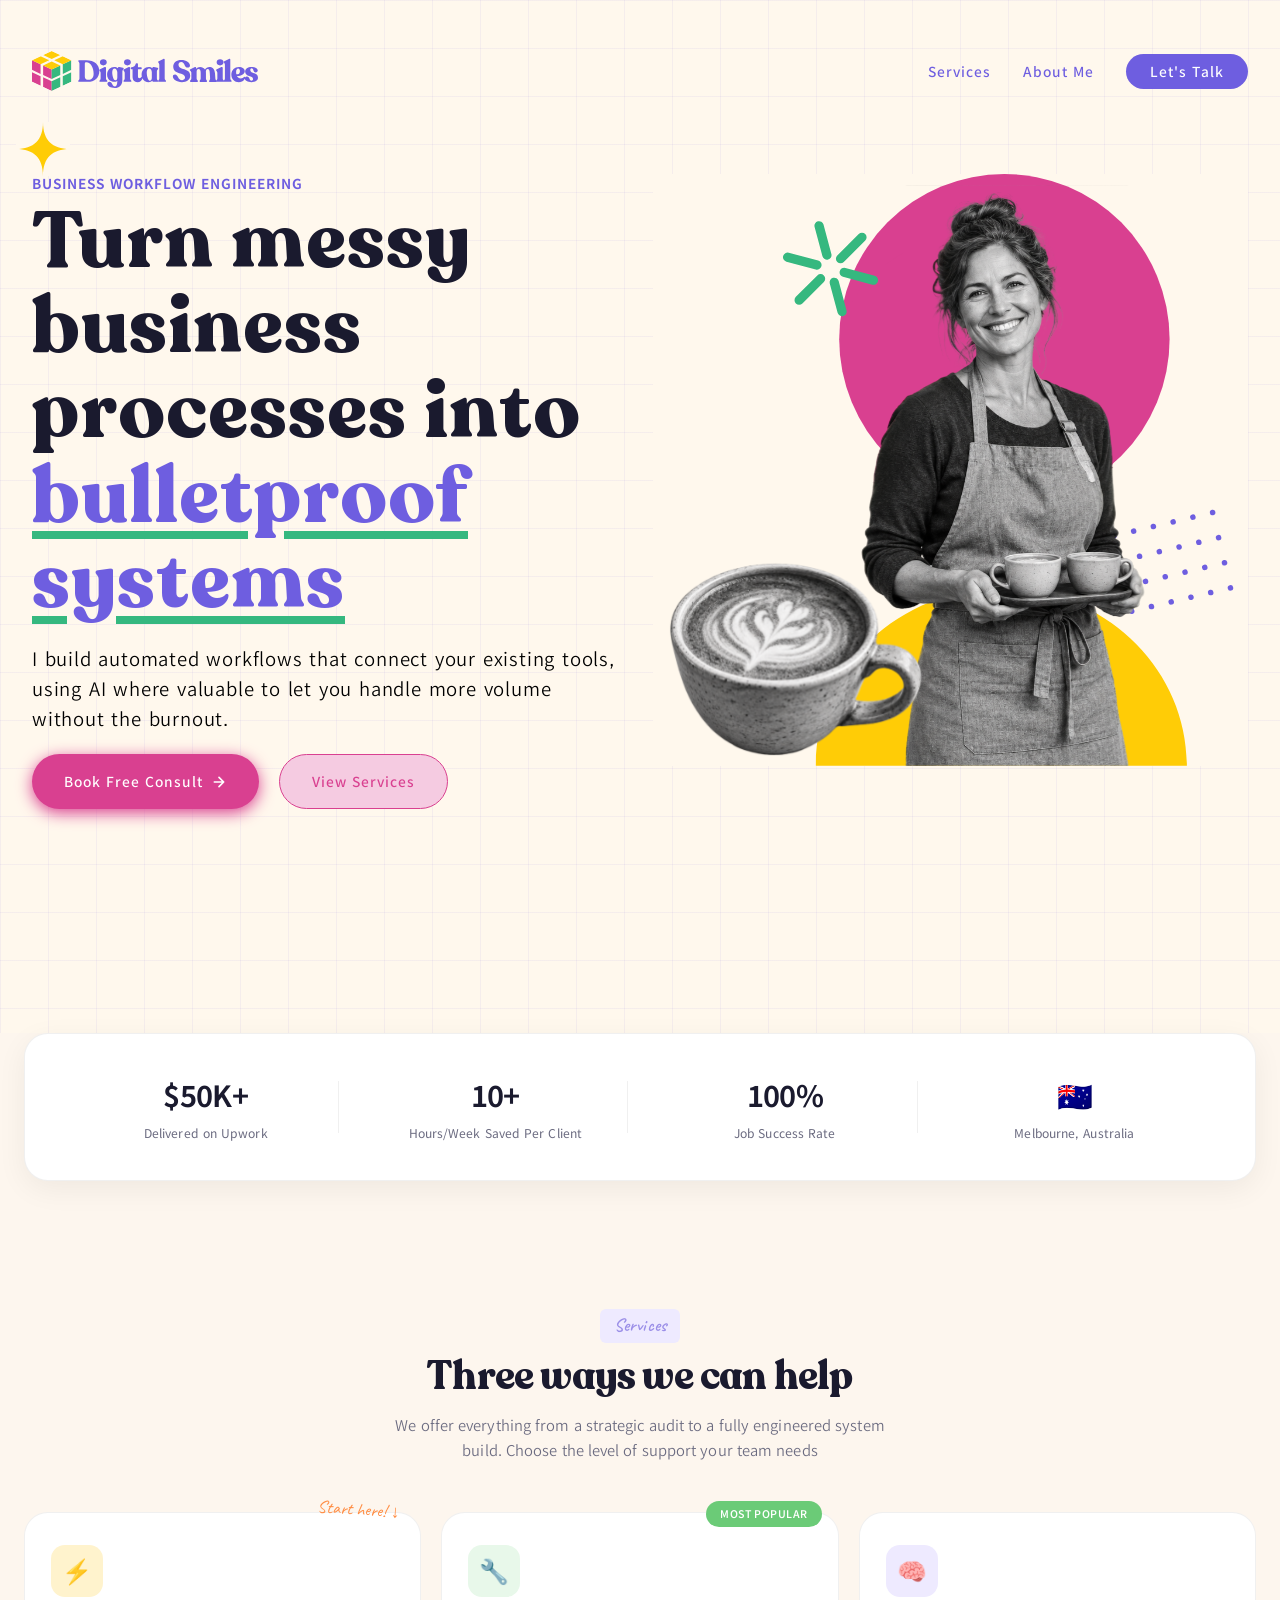
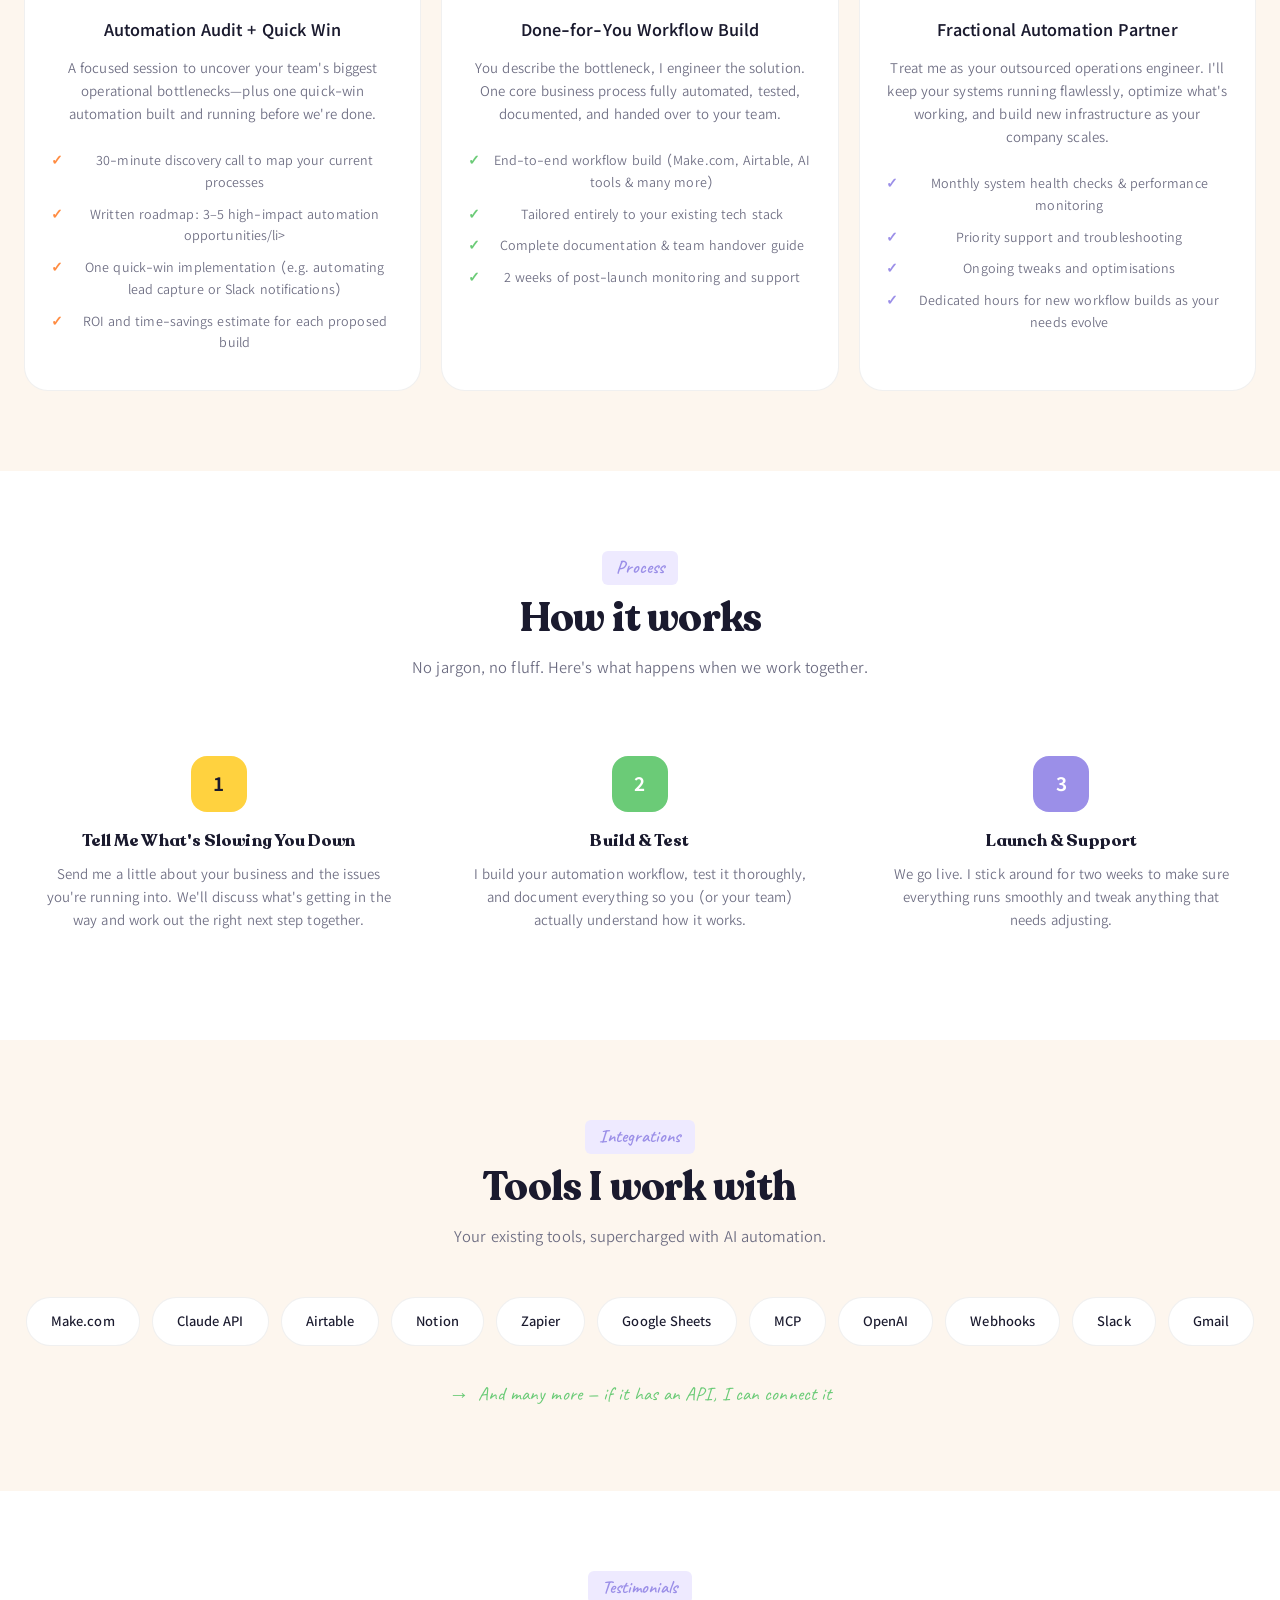
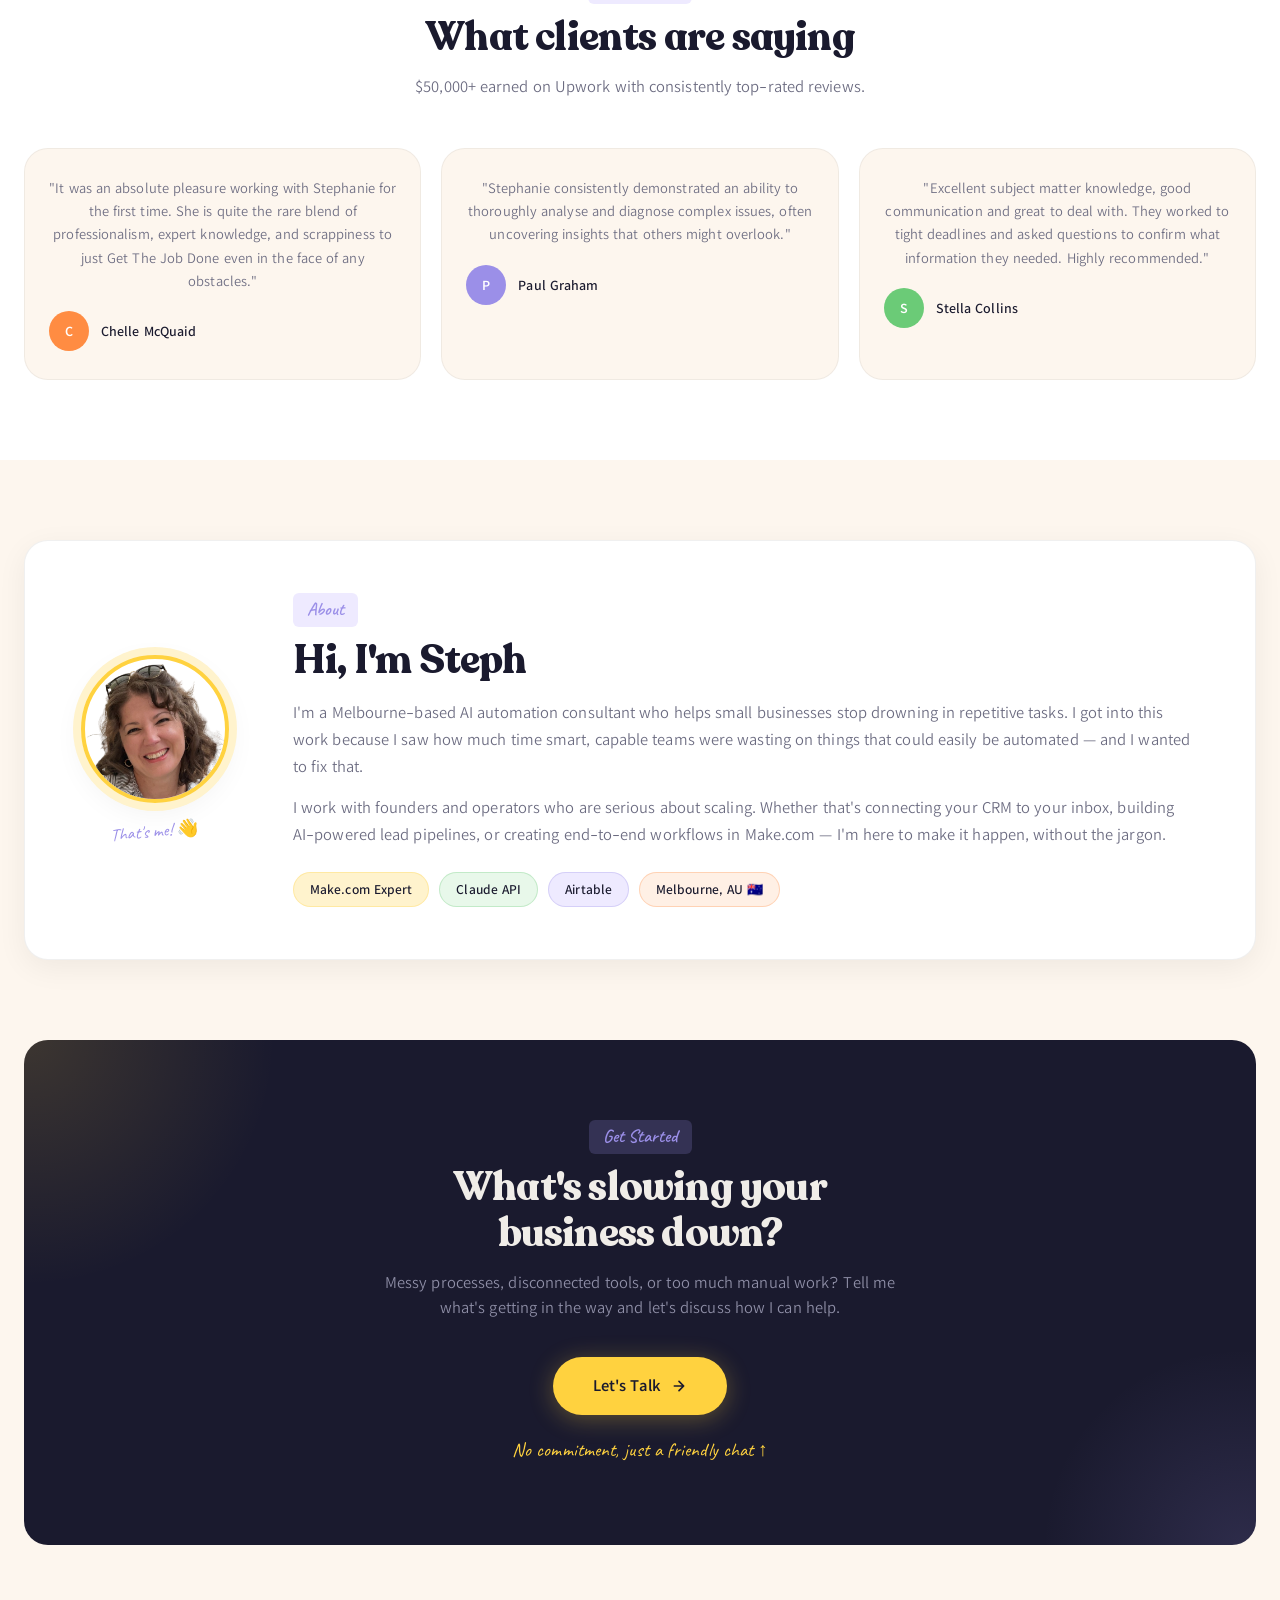
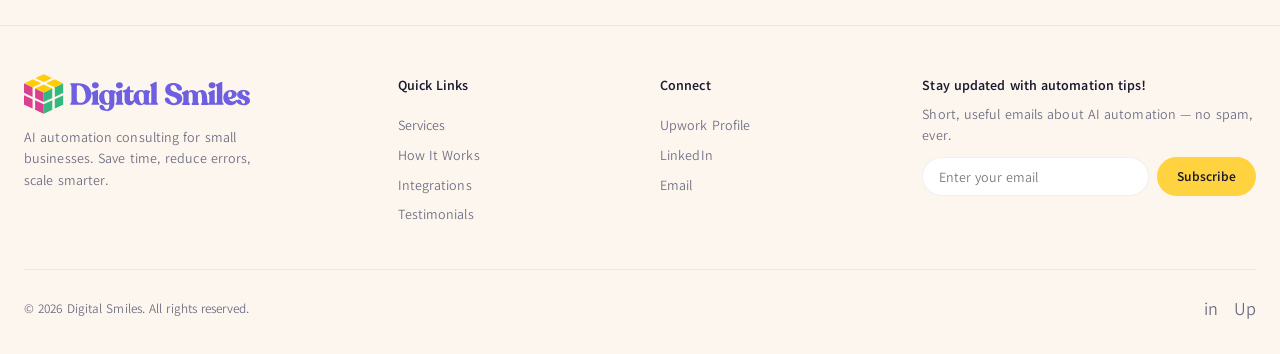
<file: index.html>
<!DOCTYPE html>
<html lang="en">
<head>
<meta charset="UTF-8">
<meta name="viewport" content="width=device-width, initial-scale=1.0">
<title>Digital Smiles — AI Automation Consulting</title>
<meta name="description" content="AI workflow automation specialist. Make.com, Claude API, Airtable & MCP integrations. Save 10+ hours/week with intelligent automation.">
<link rel="icon" href="favicon.ico" sizes="any">
<link rel="icon" type="image/png" sizes="32x32" href="favicon-32x32.png">
<link rel="icon" type="image/png" sizes="16x16" href="favicon-16x16.png">
<link rel="apple-touch-icon" sizes="180x180" href="apple-touch-icon.png">
<link rel="manifest" href="site.webmanifest">
<link rel="preconnect" href="https://fonts.googleapis.com">
<link rel="preconnect" href="https://fonts.gstatic.com" crossorigin>
<link href="https://fonts.googleapis.com/css2?family=Caveat:wght@400;500;600;700&family=Kedebideri:wght@400;500;600;700;800;900&display=swap" rel="stylesheet">
<script src="https://mcp.figma.com/mcp/html-to-design/capture.js" async></script>
<!-- Google tag (gtag.js) -->
<script async src="https://www.googletagmanager.com/gtag/js?id=G-SXK048250Z"></script>
<script>
  window.dataLayer = window.dataLayer || [];
  function gtag(){dataLayer.push(arguments);}
  gtag('js', new Date());

  gtag('config', 'G-SXK048250Z');
</script>
<link rel="stylesheet" href="assets/css/fonts.css">
<link rel="stylesheet" href="assets/css/figma-colours.css">
<style>
h1, h2, h3 { font-family: var(--font-heading); font-weight: 700; }

*, *::before, *::after { margin: 0; padding: 0; box-sizing: border-box; }

:root {
  --bg: #FDF6EE;
  --bg-white: #FFFFFF;
  --bg-dark: #1A1A2E;
  --bg-dark-card: #242440;
  --text: #1A1A2E;
  --text-muted: #6B6B80;
  --text-light: #F0EDE8;
  --accent-yellow: #FFD23F;
  --accent-yellow-light: #FFF3CD;
  --accent-green: #6BCB77;
  --accent-green-light: #E8F8EA;
  --accent-purple: #9B8FE8;
  --accent-purple-light: #EEEAFF;
  --accent-orange: #FF8C42;
  --accent-orange-light: #FFF0E5;
  --accent-pink: #FF6B8A;
  --border: rgba(0,0,0,0.06);
  --border-light: rgba(255,255,255,0.1);
  --shadow-sm: 0 2px 8px rgba(0,0,0,0.04);
  --shadow-md: 0 8px 30px rgba(0,0,0,0.06);
  --shadow-lg: 0 16px 50px rgba(0,0,0,0.08);
  --radius: 16px;
  --radius-lg: 24px;
}

html { scroll-behavior: smooth; }
body { font-family: var(--font-main); background: var(--bg); color: var(--text); line-height: 1.6; overflow-x: hidden; font-size: 1.125rem; letter-spacing: 0.005em; }

.container { max-width: 1300px; margin: 0 auto; padding: 0 24px; }

/* ── Navigation ── */
nav {
  position: fixed; top: 0; left: 0; right: 0; z-index: 100;
  padding: 16px 0;
  background: rgba(253,246,238,0.85);
  backdrop-filter: blur(20px);
  border-bottom: 1px solid var(--border);
}
nav .container { display: flex; justify-content: space-between; align-items: center; }
.logo {
  font-weight: 800; font-size: 1.25rem;
  letter-spacing: -0.03em; color: var(--text);
  display: flex; align-items: center; gap: 8px;
}
.logo-icon {
  width: 32px; height: 32px; border-radius: 10px;
  background: var(--accent-yellow);
  display: flex; align-items: center; justify-content: center;
  font-size: 1rem;
}
nav ul { display: flex; gap: 28px; list-style: none; }
nav a {
  color: var(--text-muted); text-decoration: none;
  font-size: 0.9rem; font-weight: 500;
  transition: color 0.3s;
}
nav a:hover { color: var(--text); }
.nav-cta {
  background: var(--text); color: #fff !important;
  padding: 10px 22px; border-radius: 100px;
  font-weight: 600; font-size: 0.85rem;
  transition: all 0.3s;
}
.nav-cta:hover { background: #2d2d4a; transform: translateY(-1px); }

.btn-primary {
  display: inline-flex; align-items: center; gap: 8px;
  padding: 14px 32px;
  background: var(--accent-yellow);
  color: var(--text);
  font-weight: 700; font-size: 0.95rem;
  text-decoration: none;
  border-radius: 100px;
  transition: all 0.3s;
  box-shadow: 0 4px 16px rgba(255,210,63,0.3);
}
.btn-primary:hover { transform: translateY(-2px); box-shadow: 0 6px 24px rgba(255,210,63,0.4); }
.btn-secondary {
  display: inline-flex; align-items: center; gap: 8px;
  padding: 14px 32px;
  background: var(--bg-white);
  color: var(--text);
  font-weight: 600; font-size: 0.95rem;
  text-decoration: none;
  border-radius: 100px;
  border: 1.5px solid var(--border);
  transition: all 0.3s;
}
.btn-secondary:hover { border-color: #ccc; transform: translateY(-2px); }

@keyframes fadeUp {
  from { opacity: 0; transform: translateY(20px); }
  to { opacity: 1; transform: translateY(0); }
}

/* ── Stats ribbon ── */
.stats {
  padding: 48px 0;
}
.stats-inner {
  background: var(--bg-white);
  border-radius: var(--radius-lg);
  border: 1px solid var(--border);
  padding: 36px 48px;
  box-shadow: var(--shadow-md);
}
.stats-grid {
  display: grid;
  grid-template-columns: repeat(4, 1fr);
  gap: 24px;
  text-align: center;
}
.stat { position: relative; }
.stat:not(:last-child)::after {
  content: '';
  position: absolute; right: 0; top: 15%; height: 70%;
  width: 1px; background: var(--border);
}
.stat-number {
  font-size: 2rem; font-weight: 800;
  letter-spacing: -0.02em;
  color: var(--text);
}
.stat-number .emoji { font-size: 1.8rem; }
.stat-label { font-size: 0.82rem; color: var(--text-muted); margin-top: 2px; font-weight: 500; }

/* ── Section shared ── */
section { padding: 80px 0; }
.section-label {
  display: inline-block;
  font-family: var(--font-hand);
  font-size: 1.15rem; font-weight: 600;
  color: var(--accent-purple);
  background: var(--accent-purple-light);
  padding: 2px 14px; border-radius: 6px;
  margin-bottom: 10px;
}
.section-title {
  font-size: clamp(1.8rem, 3.5vw, 2.5rem);
  font-weight: 800;
  letter-spacing: -0.02em;
  margin-bottom: 14px;
  line-height: 1.15;
}
.section-subtitle {
  font-size: 1rem; color: var(--text-muted);
  max-width: 520px;
  margin-bottom: 48px;
}
.section-center { text-align: center; }
.section-center .section-subtitle { margin-left: auto; margin-right: auto; }

/* ── Packages ── */
.packages-grid {
  display: grid;
  grid-template-columns: repeat(3, 1fr);
  gap: 20px;
}
.package {
  background: var(--bg-white);
  border: 1.5px solid var(--border);
  border-radius: var(--radius-lg);
  padding: 32px 26px;
  transition: all 0.4s;
  position: relative;
}
.package:hover { transform: translateY(-6px); box-shadow: var(--shadow-lg); }
.package-icon {
  width: 52px; height: 52px;
  border-radius: 14px;
  display: flex; align-items: center; justify-content: center;
  font-size: 1.5rem;
  margin-bottom: 18px;
}
.package:nth-child(1) .package-icon { background: var(--accent-yellow-light); }
.package:nth-child(2) .package-icon { background: var(--accent-green-light); }
.package:nth-child(3) .package-icon { background: var(--accent-purple-light); }

.package-name {
  font-weight: 700; font-size: 1.1rem;
  margin-bottom: 14px;
}

.package-desc {
  font-size: 0.9rem; color: var(--text-muted);
  margin-bottom: 18px; line-height: 1.6;
}
.package-features { list-style: none; }
.package-features li {
  font-size: 0.85rem; color: var(--text-muted);
  padding: 5px 0 5px 24px;
  position: relative;
}
.package-features li::before {
  content: '✓'; position: absolute; left: 0;
  font-weight: 700; font-size: 0.85rem;
}
.package:nth-child(1) .package-features li::before { color: var(--accent-orange); }
.package:nth-child(2) .package-features li::before { color: var(--accent-green); }
.package:nth-child(3) .package-features li::before { color: var(--accent-purple); }

.package-draft {
  display: inline-block;
  margin-top: 14px; padding: 4px 12px;
  font-size: 0.7rem; font-weight: 600;
  text-transform: uppercase; letter-spacing: 0.04em;
  border-radius: 6px;
  background: var(--accent-purple-light);
  color: var(--accent-purple);
}
.package-annotation {
  position: absolute; top: -18px; right: 20px;
  font-family: var(--font-hand);
  font-size: 1.1rem; color: var(--accent-orange);
  transform: rotate(4deg);
}
.package-popular {
  position: absolute; top: -12px; right: 16px;
  background: var(--accent-green);
  color: #fff;
  font-size: 0.72rem; font-weight: 700;
  padding: 4px 14px; border-radius: 100px;
  text-transform: uppercase; letter-spacing: 0.04em;
}

/* ── How it works ── */
.how-section { background: var(--bg-white); border-radius: 0; }
.steps-grid {
  display: grid;
  grid-template-columns: repeat(3, 1fr);
  gap: 32px;
  counter-reset: step;
}
.step {
  counter-increment: step;
  text-align: center;
  padding: 28px 20px;
  border-radius: var(--radius-lg);
  transition: all 0.3s;
}
.step:hover { background: var(--bg); }
.step-num-wrap {
  width: 56px; height: 56px;
  border-radius: 16px;
  display: flex; align-items: center; justify-content: center;
  margin: 0 auto 16px;
  font-weight: 800; font-size: 1.3rem;
  color: #fff;
}
.step:nth-child(1) .step-num-wrap { background: var(--accent-yellow); color: var(--text); }
.step:nth-child(2) .step-num-wrap { background: var(--accent-green); }
.step:nth-child(3) .step-num-wrap { background: var(--accent-purple); }
.step-num-wrap::before { content: counter(step); }
.step h3 {
  font-weight: 700; font-size: 1.05rem;
  margin-bottom: 8px;
}
.step p { font-size: 0.9rem; color: var(--text-muted); line-height: 1.6; }

/* ── Tools / Integrations ── */
.tools-section { text-align: center; }
.tools-grid {
  display: flex; flex-wrap: wrap; gap: 16px;
  justify-content: center;
  margin-top: 40px;
}
.tool-badge {
  width: 64px; height: 64px;
  border-radius: 18px;
  display: flex; align-items: center; justify-content: center;
  font-size: 0.72rem; font-weight: 700;
  color: #fff;
  transition: all 0.3s;
  cursor: default;
  position: relative;
}
.tool-badge:hover { transform: translateY(-4px) scale(1.08); }
.tool-badge .tool-name {
  position: absolute; bottom: -22px; left: 50%;
  transform: translateX(-50%);
  font-size: 0.72rem; font-weight: 600;
  color: var(--text-muted);
  white-space: nowrap;
}
.tool-badge:nth-child(1) { background: #E8394D; }
.tool-badge:nth-child(2) { background: #7B61FF; }
.tool-badge:nth-child(3) { background: #18BFFF; }
.tool-badge:nth-child(4) { background: #000000; }
.tool-badge:nth-child(5) { background: #FF4F00; }
.tool-badge:nth-child(6) { background: #0F9D58; }
.tool-badge:nth-child(7) { background: #5865F2; }
.tool-badge:nth-child(8) { background: #FF6B00; }
.tool-badge:nth-child(9) { background: #2D7FF9; }

.tool-text {
  padding: 12px 24px;
  background: var(--bg-white);
  border: 1.5px solid var(--border);
  border-radius: 100px;
  font-size: 0.88rem; font-weight: 600;
  color: var(--text);
  transition: all 0.3s;
}
.tool-text:hover { border-color: var(--accent-yellow); transform: translateY(-2px); }

.tools-pills {
  display: flex; flex-wrap: wrap; gap: 12px;
  justify-content: center;
  margin-top: 40px;
}

.tools-annotation {
  font-family: var(--font-hand);
  font-size: 1.2rem;
  color: var(--accent-green);
  margin-top: 32px;
  display: flex; align-items: center; justify-content: center; gap: 8px;
}
.tools-annotation::before { content: '→'; font-size: 1.3rem; }

/* ── Testimonials ── */
.proof-section { background: var(--bg-white); }
.proof-grid {
  display: grid;
  grid-template-columns: repeat(3, 1fr);
  gap: 20px;
}
.proof-card {
  background: var(--bg);
  border: 1.5px solid rgba(0,0,0,0.05);
  border-radius: var(--radius-lg);
  padding: 28px 24px;
  transition: all 0.3s;
}
.proof-card:hover { transform: translateY(-4px); box-shadow: var(--shadow-md); background: var(--bg-white); }
.proof-title { font-weight: 700; font-size: 1rem; margin-bottom: 10px; }
.proof-quote {
  font-size: 0.88rem; color: var(--text-muted);
  line-height: 1.65; margin-bottom: 18px;
}
.proof-author {
  display: flex; align-items: center; gap: 12px;
}
.proof-avatar {
  width: 40px; height: 40px; border-radius: 50%;
  display: flex; align-items: center; justify-content: center;
  font-weight: 700; font-size: 0.85rem; color: #fff;
}
.proof-card:nth-child(1) .proof-avatar { background: var(--accent-orange); }
.proof-card:nth-child(2) .proof-avatar { background: var(--accent-purple); }
.proof-card:nth-child(3) .proof-avatar { background: var(--accent-green); }
.proof-name { font-weight: 600; font-size: 0.85rem; }
.proof-role { font-size: 0.78rem; color: var(--text-muted); }

/* ── About ── */
.about-inner {
  display: flex;
  align-items: center;
  gap: 64px;
  background: var(--bg-white);
  border: 1.5px solid var(--border);
  border-radius: var(--radius-lg);
  padding: 52px 56px;
  box-shadow: var(--shadow-md);
}
.about-photo-col {
  flex-shrink: 0;
  display: flex;
  flex-direction: column;
  align-items: center;
  position: relative;
}
.about-photo-wrap {
  position: relative;
}
.about-photo {
  width: 148px;
  height: 148px;
  border-radius: 50%;
  object-fit: cover;
  display: block;
  border: 4px solid var(--accent-yellow);
  box-shadow: 0 0 0 8px var(--accent-yellow-light), var(--shadow-md);
}
.about-photo-annotation {
  font-family: var(--font-hand);
  font-size: 1.1rem;
  color: var(--accent-purple);
  transform: rotate(-5deg);
  margin-top: 14px;
  text-align: center;
}
.about-content { flex: 1; }
.about-content .section-title { margin-bottom: 16px; }
.about-content p {
  font-size: 1rem;
  color: var(--text-muted);
  line-height: 1.7;
  margin-bottom: 14px;
}
.about-content p:last-of-type { margin-bottom: 0; }
.about-tags {
  display: flex;
  flex-wrap: wrap;
  gap: 10px;
  margin-top: 24px;
}
.about-tag {
  padding: 6px 16px;
  border-radius: 100px;
  font-size: 0.82rem;
  font-weight: 600;
  background: var(--accent-yellow-light);
  color: var(--text);
  border: 1.5px solid rgba(255,210,63,0.3);
}
.about-tag:nth-child(2) { background: var(--accent-green-light); border-color: rgba(107,203,119,0.3); }
.about-tag:nth-child(3) { background: var(--accent-purple-light); border-color: rgba(155,143,232,0.3); }
.about-tag:nth-child(4) { background: var(--accent-orange-light); border-color: rgba(255,140,66,0.3); }

@media (max-width: 900px) {
  .about-inner { flex-direction: column; gap: 36px; padding: 40px 28px; text-align: center; }
  .about-tags { justify-content: center; }
}

/* ── CTA Section (dark) ── */
.cta-section {
  background: var(--bg-dark);
  border-radius: var(--radius-lg);
  margin: 0 24px 80px;
  padding: 80px 60px;
  text-align: center;
  position: relative;
  overflow: hidden;
}
.cta-section::before {
  content: '';
  position: absolute; top: -50%; left: -20%;
  width: 500px; height: 500px;
  background: radial-gradient(circle, rgba(255,210,63,0.15) 0%, transparent 70%);
  pointer-events: none;
}
.cta-section::after {
  content: '';
  position: absolute; bottom: -40%; right: -15%;
  width: 400px; height: 400px;
  background: radial-gradient(circle, rgba(155,143,232,0.15) 0%, transparent 70%);
  pointer-events: none;
}
.cta-section .section-title {
  color: var(--text-light);
  max-width: 500px;
  margin: 0 auto 14px;
  position: relative; z-index: 2;
}
.cta-section .section-subtitle {
  color: #9090A8;
  margin: 0 auto 36px;
  position: relative; z-index: 2;
}
.cta-section .section-label {
  background: rgba(155,143,232,0.2);
  color: var(--accent-purple);
  position: relative; z-index: 2;
}
.cta-btn {
  display: inline-flex; align-items: center; gap: 10px;
  padding: 16px 40px;
  background: var(--accent-yellow);
  color: var(--text);
  font-weight: 700; font-size: 1rem;
  text-decoration: none;
  border-radius: 100px;
  transition: all 0.3s;
  position: relative; z-index: 2;
  box-shadow: 0 4px 24px rgba(255,210,63,0.3);
}
.cta-btn:hover { transform: translateY(-2px); box-shadow: 0 8px 32px rgba(255,210,63,0.4); }
.cta-annotation {
  font-family: var(--font-hand);
  font-size: 1.2rem;
  color: var(--accent-yellow);
  margin-top: 20px;
  position: relative; z-index: 2;
}

/* ── Contact popup ── */
body.contact-open { overflow: hidden; }
.contact-dialog {
  width: min(560px, calc(100% - 32px));
  max-height: calc(100dvh - 32px);
  margin: auto; padding: 36px;
  border: 1px solid var(--border); border-radius: var(--radius-lg);
  background: var(--bg); color: var(--text);
  box-shadow: var(--shadow-lg); overflow-y: auto;
}
.contact-dialog::backdrop { background: rgba(26,26,46,0.65); }
.contact-close {
  position: absolute; top: 12px; right: 12px;
  width: 44px; height: 44px; border: none; border-radius: 100px;
  background: var(--bg-white); color: var(--text);
  font-size: 1.5rem; cursor: pointer;
}
.contact-dialog .section-label { margin-right: 32px; }
.contact-dialog h2 { font-size: clamp(1.7rem, 5vw, 2.1rem); line-height: 1.2; margin: 12px 0; }
.contact-intro { color: var(--text-muted); font-size: 0.95rem; margin-bottom: 24px; }
.contact-fields { display: grid; gap: 16px; border: none; min-width: 0; }
.contact-field { display: grid; gap: 6px; }
.contact-field label { font-size: 0.85rem; font-weight: 700; }
.contact-field input, .contact-field textarea {
  width: 100%; min-width: 0; padding: 12px 16px;
  font: inherit; font-size: 1rem; color: var(--text);
  background: var(--bg-white); border: 1px solid var(--text-muted);
  border-radius: var(--radius);
}
.contact-field textarea { min-height: 120px; resize: vertical; }
.contact-dialog :focus-visible, [data-contact-open]:focus-visible {
  outline: 3px solid var(--accent-purple); outline-offset: 3px;
}
.contact-submit { width: 100%; justify-content: center; border: none; font-family: inherit; cursor: pointer; }
.contact-submit:disabled { opacity: 0.65; cursor: wait; transform: none; }
.contact-note { margin-top: 16px; font-size: 0.8rem; color: var(--text-muted); }
.contact-note a { color: var(--text); overflow-wrap: anywhere; }
.contact-status { margin-top: 16px; font-size: 0.9rem; }
.contact-status:empty { display: none; }
.contact-status[data-state="error"] { padding: 12px; border-radius: var(--radius); background: var(--accent-orange-light); }
.contact-status[data-state="success"] { padding: 12px; border-radius: var(--radius); background: var(--accent-green-light); }
.contact-honey { display: none; }

/* ── Footer ── */
footer {
  padding: 48px 0 32px;
  border-top: 1px solid var(--border);
}
.footer-grid {
  display: grid;
  grid-template-columns: 1.5fr 1fr 1fr 1.5fr;
  gap: 40px;
  margin-bottom: 40px;
}
.footer-brand .logo { margin-bottom: 12px; }
.footer-brand .logo img { display: block; max-width: 100%; height: auto; }
.footer-brand p { font-size: 0.85rem; color: var(--text-muted); max-width: 240px; line-height: 1.6; }
.footer-col h4 { font-size: 0.85rem; font-weight: 700; margin-bottom: 14px; }
.footer-col a {
  display: block;
  font-size: 0.85rem; color: var(--text-muted);
  text-decoration: none; padding: 4px 0;
  transition: color 0.3s;
}
.footer-col a:hover { color: var(--text); }
.footer-subscribe p { font-size: 0.85rem; color: var(--text-muted); margin-bottom: 12px; line-height: 1.5; }
.footer-email-row {
  display: flex; gap: 8px;
}
.footer-email-row input {
  flex: 1; padding: 10px 16px;
  border: 1.5px solid var(--border);
  border-radius: 100px;
  font-family: var(--font-main);
  font-size: 0.85rem;
  background: var(--bg-white);
  outline: none;
  transition: border-color 0.3s;
}
.footer-email-row input:focus { border-color: var(--accent-yellow); }
.footer-email-row button {
  padding: 10px 20px;
  background: var(--accent-yellow);
  color: var(--text);
  font-weight: 700; font-size: 0.82rem;
  border: none; border-radius: 100px;
  cursor: pointer;
  transition: all 0.3s;
  font-family: var(--font-main);
}
.footer-email-row button:hover { background: #f0c430; }
.footer-bottom {
  display: flex; justify-content: space-between; align-items: center;
  padding-top: 24px;
  border-top: 1px solid var(--border);
  font-size: 0.8rem; color: var(--text-muted);
}
.footer-socials { display: flex; gap: 16px; }
.footer-socials a {
  color: var(--text-muted); text-decoration: none;
  transition: color 0.3s; font-size: 1.1rem;
}
.footer-socials a:hover { color: var(--text); }

/* ── Responsive ── */
@media (max-width: 900px) {
  .packages-grid, .steps-grid, .proof-grid { grid-template-columns: 1fr; }
  .stats-grid { grid-template-columns: repeat(2, 1fr); }
  .stat:not(:last-child)::after { display: none; }
  .footer-grid { grid-template-columns: 1fr 1fr; gap: 28px; }
  nav ul { display: none; }
  .cta-section { margin: 0 16px 60px; padding: 60px 28px; }
}
@media (max-width: 600px) {
  .contact-dialog { padding: 28px 20px; }
  section { padding: 56px 0; }
  .stats-inner { padding: 28px 20px; }
  .footer-grid { grid-template-columns: minmax(0, 1fr); }
  .packages-grid { gap: 16px; }
}
</style>
<link rel="stylesheet" href="assets/css/figma-typography.css">
<link rel="stylesheet" href="assets/css/hero.css">
</head>
<body>

<!-- Home Page V3 — Figma Website Design -->
<div class="home-intro" id="home">
  <nav class="site-nav" aria-label="Main navigation">
    <div class="nav-inner">
      <a class="site-brand" href="#home" aria-label="Digital Smiles home">
        <img src="assets/img/hero/digital-smiles-logo.svg" width="226" height="39" alt="Digital Smiles">
      </a>
      <ul class="site-nav-links">
        <li><a href="#services">Services</a></li>
        <li><a href="#about">About Me</a></li>
      </ul>
      <a href="mailto:hello@digitalsmiles.io" class="hero-nav-cta" data-contact-open aria-haspopup="dialog" aria-controls="contact-dialog">Let's Talk</a>
    </div>
  </nav>

  <section class="hero" aria-labelledby="hero-heading">
    <div class="hero-layout">
      <img class="hero-spark" src="assets/img/hero/spark.svg" width="86" height="86" alt="" aria-hidden="true">
      <div class="hero-copy">
        <div class="hero-heading-group">
          <p class="hero-eyebrow body-small-uppercase">Business workflow engineering</p>
          <h1 class="heading-1" id="hero-heading">Turn messy business processes into <span class="hero-highlight">bulletproof systems</span></h1>
        </div>
        <p class="hero-description headings-3">I build automated workflows that connect your existing tools, using AI where valuable to let you handle more volume without the burnout.</p>
        <div class="hero-actions">
          <a href="mailto:hello@digitalsmiles.io" class="hero-consult" data-contact-open aria-haspopup="dialog" aria-controls="contact-dialog">
            Book Free Consult
            <img src="assets/img/hero/arrow-right.svg" width="16" height="16" alt="" aria-hidden="true">
          </a>
          <a href="#services" class="hero-services">View Services</a>
        </div>
      </div>
      <img class="hero-artwork" src="assets/img/hero/cafe-collage.svg" width="645" height="642" alt="A smiling café owner holding two cups of coffee, with a latte and colourful geometric accents." fetchpriority="high">
    </div>
  </section>
</div>

<!-- Stats -->
<section class="stats" style="padding-top: 0;">
  <div class="container">
    <div class="stats-inner">
      <div class="stats-grid">
        <div class="stat">
          <div class="stat-number">$50K+</div>
          <div class="stat-label">Delivered on Upwork</div>
        </div>
        <div class="stat">
          <div class="stat-number">10+</div>
          <div class="stat-label">Hours/Week Saved Per Client</div>
        </div>
        <div class="stat">
          <div class="stat-number">100%</div>
          <div class="stat-label">Job Success Rate</div>
        </div>
        <div class="stat">
          <div class="stat-number"><span class="emoji">🇦🇺</span></div>
          <div class="stat-label">Melbourne, Australia</div>
        </div>
      </div>
    </div>
  </div>
</section>

<!-- Services / Packages -->
<section id="services">
  <div class="container section-center">
    <div class="section-label">Services</div>
    <h2 class="section-title">Three ways we can help</h2>
    <div class="section-subtitle">We offer everything from a strategic audit to a fully engineered system build. Choose the level of support your team needs</div>

    <div class="packages-grid">
      <!-- Package 1 -->
      <div class="package">
        <div class="package-annotation">Start here! ↓</div>
        <div class="package-icon">⚡</div>
        <div class="package-name">Automation Audit + Quick Win</div>
        <p class="package-desc">A focused session to uncover your team's biggest operational bottlenecks—plus one quick-win automation built and running before we're done.</p>
        <ul class="package-features">
          <li>30-minute discovery call to map your current processes</li>
          <li>Written roadmap: 3–5 high-impact automation opportunities/li>
          <li>One quick-win implementation (e.g. automating lead capture or Slack notifications)</li>
          <li>ROI and time-savings estimate for each proposed build</li>
        </ul>
      </div>

      <!-- Package 2 -->
      <div class="package">
        <div class="package-popular">Most Popular</div>
        <div class="package-icon">🔧</div>
        <div class="package-name">Done-for-You Workflow Build</div>
        <p class="package-desc">You describe the bottleneck, I engineer the solution. One core business process fully automated, tested, documented, and handed over to your team.</p>
        <ul class="package-features">
          <li>End-to-end workflow build (Make.com, Airtable, AI tools & many more)</li>
          <li>Tailored entirely to your existing tech stack</li>
          <li>Complete documentation & team handover guide</li>
          <li>2 weeks of post-launch monitoring and support</li>
        </ul>
      </div>

      <!-- Package 3 -->
      <div class="package">
        <div class="package-icon">🧠</div>
        <div class="package-name">Fractional Automation Partner</div>
        <p class="package-desc">Treat me as your outsourced operations engineer. I'll keep your systems running flawlessly, optimize what's working, and build new infrastructure as your company scales.</p>
        <ul class="package-features">
          <li>Monthly system health checks & performance monitoring</li>
          <li>Priority support and troubleshooting</li>
          <li>Ongoing tweaks and optimisations</li>
          <li>Dedicated hours for new workflow builds as your needs evolve</li>
        </ul>
      </div>
    </div>
  </div>
</section>

<!-- How It Works -->
<section id="how" class="how-section">
  <div class="container section-center">
    <div class="section-label">Process</div>
    <h2 class="section-title">How it works</h2>
    <div class="section-subtitle">No jargon, no fluff. Here's what happens when we work together.</div>

    <div class="steps-grid">
      <div class="step">
        <div class="step-num-wrap"></div>
        <h3>Tell Me What's Slowing You Down</h3>
        <p>Send me a little about your business and the issues you're running into. We'll discuss what's getting in the way and work out the right next step together.</p>
      </div>
      <div class="step">
        <div class="step-num-wrap"></div>
        <h3>Build & Test</h3>
        <p>I build your automation workflow, test it thoroughly, and document everything so you (or your team) actually understand how it works.</p>
      </div>
      <div class="step">
        <div class="step-num-wrap"></div>
        <h3>Launch & Support</h3>
        <p>We go live. I stick around for two weeks to make sure everything runs smoothly and tweak anything that needs adjusting.</p>
      </div>
    </div>
  </div>
</section>

<!-- Integrations -->
<section id="tools" class="tools-section">
  <div class="container section-center">
    <div class="section-label">Integrations</div>
    <h2 class="section-title">Tools I work with</h2>
    <div class="section-subtitle">Your existing tools, supercharged with AI automation.</div>

    <div class="tools-pills">
      <span class="tool-text">Make.com</span>
      <span class="tool-text">Claude API</span>
      <span class="tool-text">Airtable</span>
      <span class="tool-text">Notion</span>
      <span class="tool-text">Zapier</span>
      <span class="tool-text">Google Sheets</span>
      <span class="tool-text">MCP</span>
      <span class="tool-text">OpenAI</span>
      <span class="tool-text">Webhooks</span>
      <span class="tool-text">Slack</span>
      <span class="tool-text">Gmail</span>
    </div>
    <div class="tools-annotation">And many more — if it has an API, I can connect it</div>
  </div>
</section>

<!-- Testimonials -->
<section id="proof" class="proof-section">
  <div class="container section-center">
    <div class="section-label">Testimonials</div>
    <h2 class="section-title">What clients are saying</h2>
    <div class="section-subtitle">$50,000+ earned on Upwork with consistently top-rated reviews.</div>

    <div class="proof-grid">
      <div class="proof-card">
        <p class="proof-quote">"It was an absolute pleasure working with Stephanie for the first time. She is quite the rare blend of professionalism, expert knowledge, and scrappiness to just Get The Job Done even in the face of any obstacles."</p>
        <div class="proof-author">
          <div class="proof-avatar">C</div>
          <div>
            <div class="proof-name">Chelle McQuaid</div>
          </div>
        </div>
      </div>
      <div class="proof-card">
        <p class="proof-quote">"Stephanie consistently demonstrated an ability to thoroughly analyse and diagnose complex issues, often uncovering insights that others might overlook."</p>
        <div class="proof-author">
          <div class="proof-avatar">P</div>
          <div>
            <div class="proof-name">Paul Graham</div>
          </div>
        </div>
      </div>
      <div class="proof-card">
        <p class="proof-quote">"Excellent subject matter knowledge, good communication and great to deal with. They worked to tight deadlines and asked questions to confirm what information they needed. Highly recommended."</p>
        <div class="proof-author">
          <div class="proof-avatar">S</div>
          <div>
            <div class="proof-name">Stella Collins</div>
          </div>
        </div>
      </div>
    </div>
  </div>
</section>

<!-- About -->
<section id="about">
  <div class="container">
    <div class="about-inner">
      <div class="about-photo-col">
        <div class="about-photo-wrap">
          <!-- Drop your profile photo at assets/img/profile.jpg -->
          <img src="assets/img/profile.png" alt="Steph Miles" class="about-photo">
        </div>
        <div class="about-photo-annotation">That's me! 👋</div>
      </div>
      <div class="about-content">
        <div class="section-label">About</div>
        <h2 class="section-title">Hi, I'm Steph</h2>
        <p>I'm a Melbourne-based AI automation consultant who helps small businesses stop drowning in repetitive tasks. I got into this work because I saw how much time smart, capable teams were wasting on things that could easily be automated — and I wanted to fix that.</p>
        <p>I work with founders and operators who are serious about scaling. Whether that's connecting your CRM to your inbox, building AI-powered lead pipelines, or creating end-to-end workflows in Make.com — I'm here to make it happen, without the jargon.</p>
        <div class="about-tags">
          <span class="about-tag">Make.com Expert</span>
          <span class="about-tag">Claude API</span>
          <span class="about-tag">Airtable</span>
          <span class="about-tag">Melbourne, AU 🇦🇺</span>
        </div>
      </div>
    </div>
  </div>
</section>

<!-- CTA -->
<div id="contact">
  <div class="cta-section">
    <div class="section-label">Get Started</div>
    <h2 class="section-title">What's slowing your business down?</h2>
    <div class="section-subtitle">Messy processes, disconnected tools, or too much manual work? Tell me what's getting in the way and let's discuss how I can help.</div>
    <a href="mailto:hello@digitalsmiles.io" class="cta-btn" data-contact-open aria-haspopup="dialog" aria-controls="contact-dialog">
      Let's Talk
      <svg width="16" height="16" viewBox="0 0 24 24" fill="none" stroke="currentColor" stroke-width="2.5" stroke-linecap="round" stroke-linejoin="round"><path d="M5 12h14M12 5l7 7-7 7"/></svg>
    </a>
    <div class="cta-annotation">No commitment, just a friendly chat ↑</div>
  </div>
</div>

<!-- Contact submissions are forwarded by FormSubmit after inbox activation. -->
<dialog id="contact-dialog" class="contact-dialog" aria-labelledby="contact-title" aria-describedby="contact-intro">
  <button type="button" class="contact-close" aria-label="Close contact form">&times;</button>
  <div class="section-label">Let's Talk</div>
  <h2 id="contact-title">What's slowing your business down?</h2>
  <p id="contact-intro" class="contact-intro">Tell me what's happening in your business and what you'd like to make easier. I'll get back to you to discuss how I can help.</p>
  <form id="contact-form" action="https://formsubmit.co/30cc5b46e5f23aabfa7aefcddbfc82f7" method="POST">
    <input type="hidden" name="_subject" value="New enquiry from Digital Smiles">
    <input type="hidden" name="_template" value="table">
    <input type="text" name="_honey" class="contact-honey" tabindex="-1" autocomplete="off" aria-hidden="true">
    <fieldset class="contact-fields" aria-label="Your enquiry">
      <div class="contact-field">
        <label for="contact-name">Your name</label>
        <input id="contact-name" name="name" autocomplete="name" maxlength="150" required autofocus>
      </div>
      <div class="contact-field">
        <label for="contact-email">Email address</label>
        <input id="contact-email" type="email" name="email" autocomplete="email" maxlength="254" required>
      </div>
      <div class="contact-field">
        <label for="contact-message">What can I help with?</label>
        <textarea id="contact-message" name="message" rows="4" maxlength="5000" placeholder="What's taking up your time, and what would you like to change?" required></textarea>
      </div>
      <button type="submit" class="btn-primary contact-submit">Start the Conversation &rarr;</button>
    </fieldset>
    <p id="contact-status" class="contact-status" role="status" aria-live="polite" aria-atomic="true"></p>
  </form>
  <p class="contact-note">No commitment, just a conversation. Prefer email? <a href="mailto:hello@digitalsmiles.io">hello@digitalsmiles.io</a></p>
</dialog>

<!-- Footer -->
<footer>
  <div class="container">
    <div class="footer-grid">
      <div class="footer-brand">
        <div class="logo">
          <img src="assets/img/hero/digital-smiles-logo.svg" width="226" height="39" alt="Digital Smiles">
        </div>
        <p>AI automation consulting for small businesses. Save time, reduce errors, scale smarter.</p>
      </div>
      <div class="footer-col">
        <h4>Quick Links</h4>
        <a href="#services">Services</a>
        <a href="#how">How It Works</a>
        <a href="#tools">Integrations</a>
        <a href="#proof">Testimonials</a>
      </div>
      <div class="footer-col">
        <h4>Connect</h4>
        <a href="#">Upwork Profile</a>
        <a href="#">LinkedIn</a>
        <a href="mailto:hello@digitalsmiles.io">Email</a>
      </div>
      <div class="footer-subscribe">
        <h4 style="font-size: 0.85rem; font-weight: 700; margin-bottom: 8px;">Stay updated with automation tips!</h4>
        <p>Short, useful emails about AI automation — no spam, ever.</p>
        <div class="footer-email-row">
          <input type="email" placeholder="Enter your email">
          <button>Subscribe</button>
        </div>
      </div>
    </div>
    <div class="footer-bottom">
      <span>&copy; 2026 Digital Smiles. All rights reserved.</span>
      <div class="footer-socials">
        <a href="#" title="LinkedIn">in</a>
        <a href="#" title="Upwork">Up</a>
      </div>
    </div>
  </div>
</footer>

<script>
(() => {
  const dialog = document.getElementById('contact-dialog');
  const form = document.getElementById('contact-form');
  const fields = form.querySelector('fieldset');
  const submit = form.querySelector('[type="submit"]');
  const status = document.getElementById('contact-status');
  let opener;
  let sending = false;

  document.querySelectorAll('[data-contact-open]').forEach(link => {
    link.addEventListener('click', event => {
      if (typeof dialog.showModal !== 'function') return;
      event.preventDefault();
      opener = link;
      dialog.showModal();
      document.body.classList.add('contact-open');
    });
  });
  dialog.querySelector('.contact-close').addEventListener('click', () => dialog.close());
  dialog.addEventListener('click', event => {
    const bounds = dialog.getBoundingClientRect();
    if (event.target === dialog && (event.clientX < bounds.left || event.clientX > bounds.right || event.clientY < bounds.top || event.clientY > bounds.bottom)) {
      dialog.close();
    }
  });
  dialog.addEventListener('close', () => {
    document.body.classList.remove('contact-open');
    opener?.focus({ preventScroll: true });
  });

  form.addEventListener('submit', async event => {
    event.preventDefault();
    if (sending) return;
    for (const field of [form.elements.name, form.elements.email, form.elements.message]) {
      field.value = field.value.trim();
    }
    if (!form.reportValidity()) return;
    const payload = Object.fromEntries(new FormData(form));
    payload._replyto = payload.email;
    payload._url = window.location.href;
    sending = true;
    fields.disabled = true;
    form.setAttribute('aria-busy', 'true');
    submit.textContent = 'Sending…';
    status.dataset.state = 'pending';
    status.textContent = 'Sending your message…';
    const controller = new AbortController();
    const timeout = setTimeout(() => controller.abort(), 20000);
    try {
      const response = await fetch('https://formsubmit.co/ajax/30cc5b46e5f23aabfa7aefcddbfc82f7', {
        method: 'POST',
        headers: { 'Content-Type': 'application/json', 'Accept': 'application/json' },
        body: JSON.stringify(payload),
        signal: controller.signal
      });
      const result = await response.json();
      if (!response.ok || (result.success !== true && result.success !== 'true')) {
        throw new Error('Submission was not accepted');
      }
      form.reset();
      status.dataset.state = 'success';
      status.textContent = "Thanks for reaching out! Your message has been submitted. I'll be in touch to discuss your next steps.";
    } catch (error) {
      status.dataset.state = 'error';
      status.textContent = "We couldn't confirm your message was sent. Your details are still here — please try again or email hello@digitalsmiles.io directly.";
    } finally {
      clearTimeout(timeout);
      sending = false;
      fields.disabled = false;
      form.removeAttribute('aria-busy');
      submit.textContent = 'Start the Conversation →';
    }
  });
})();
</script>

</body>
</html>
</file>
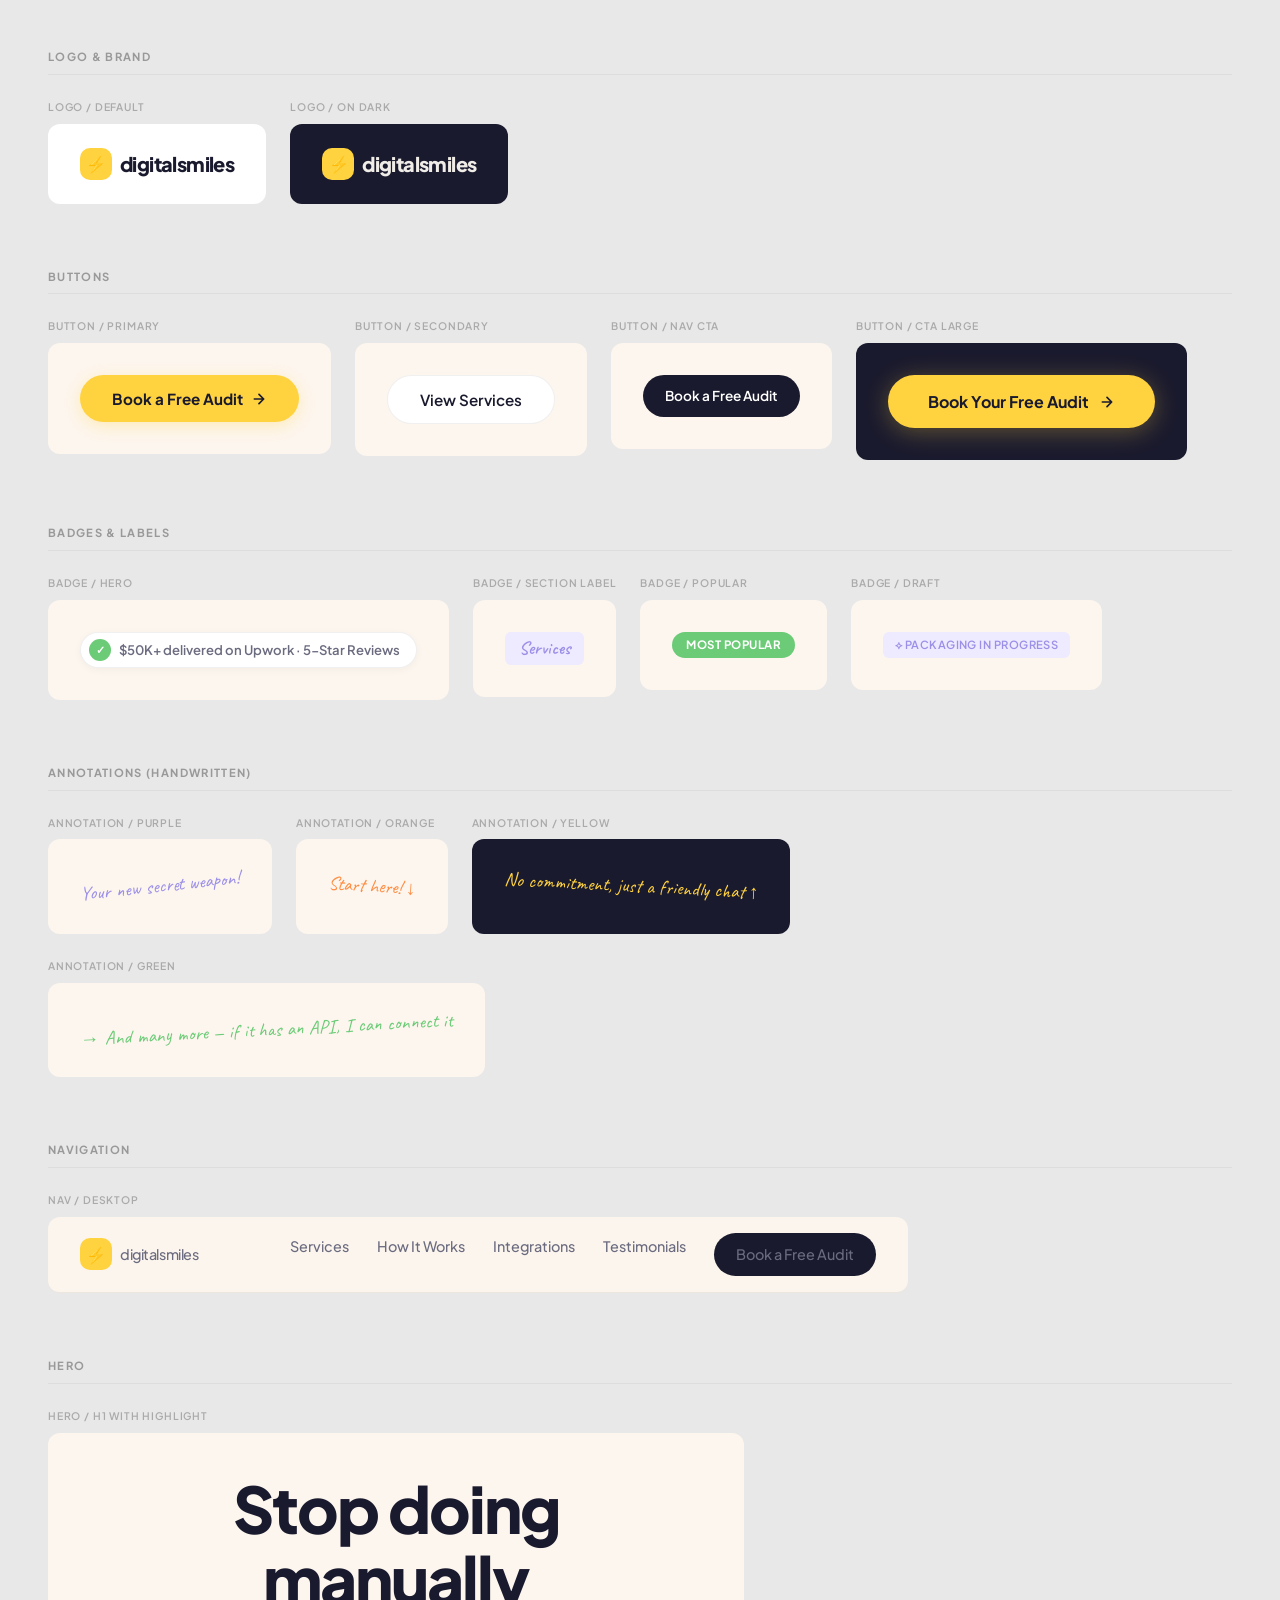
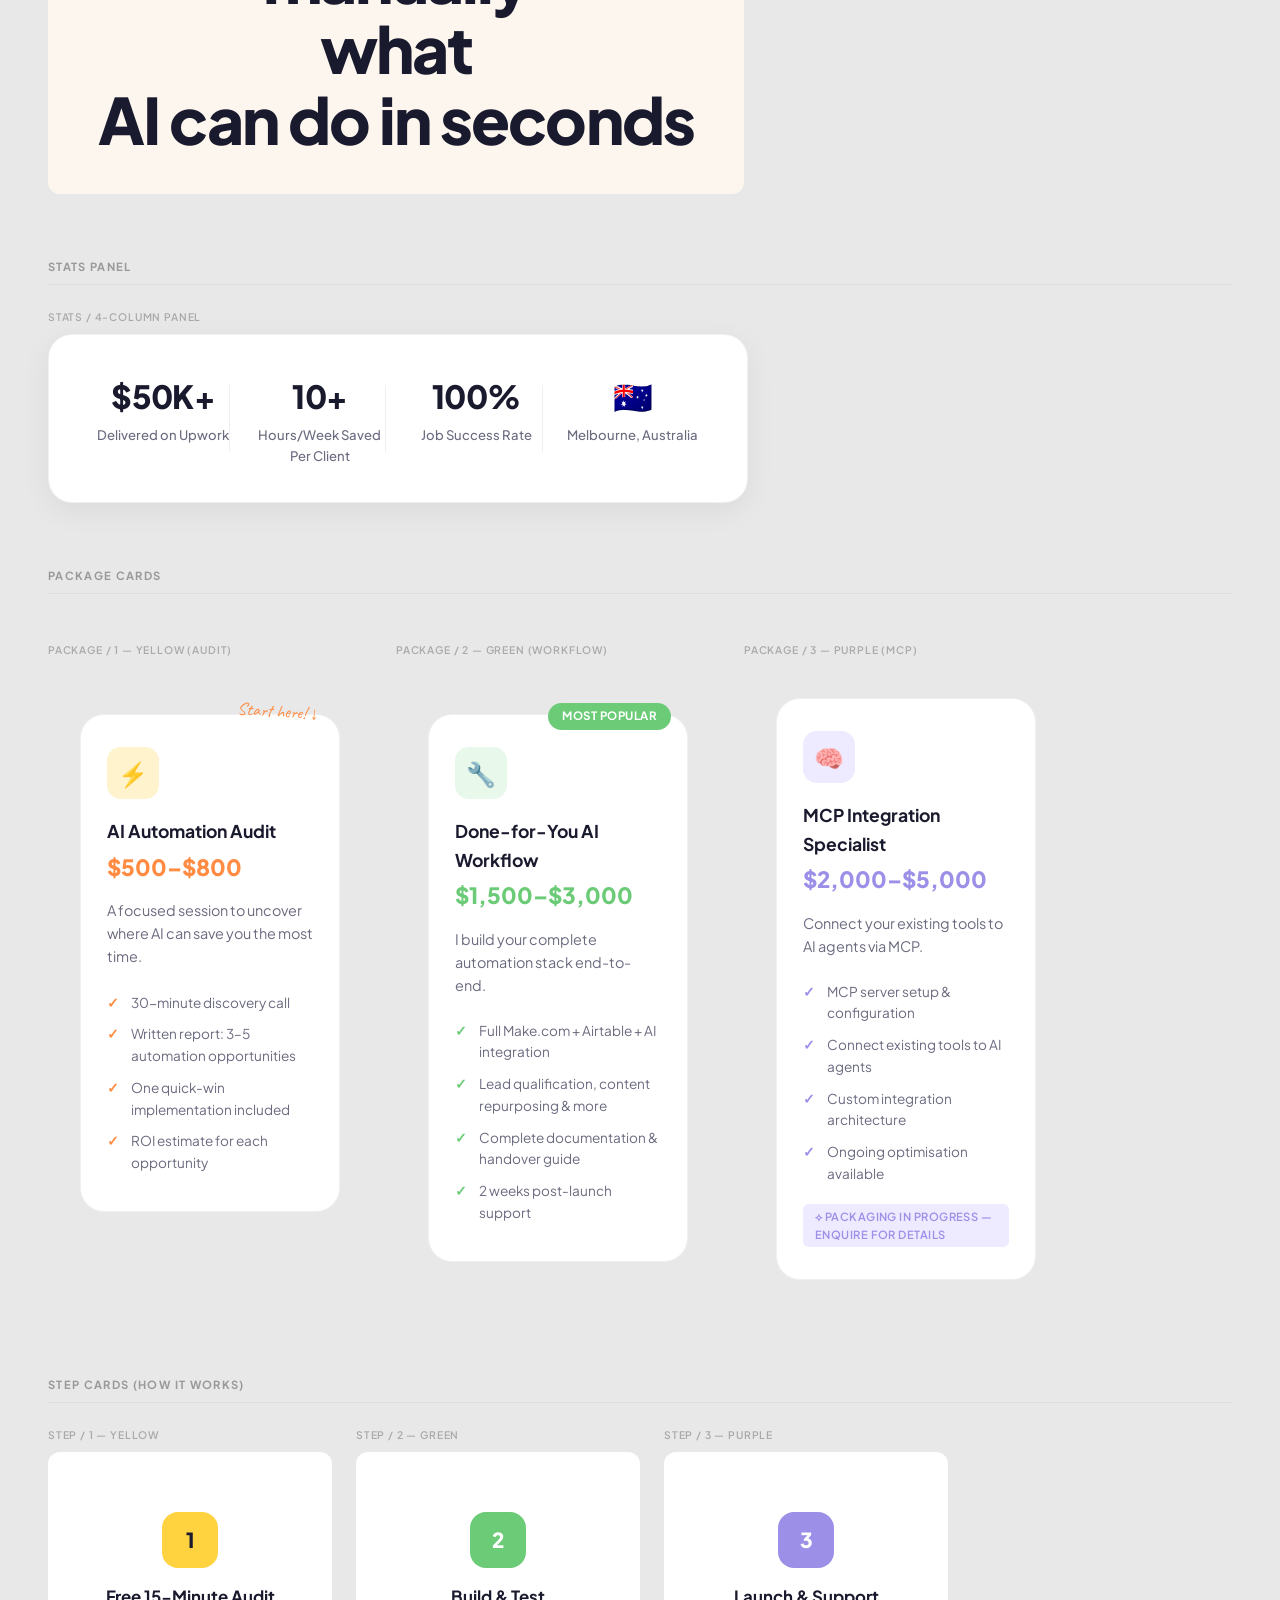
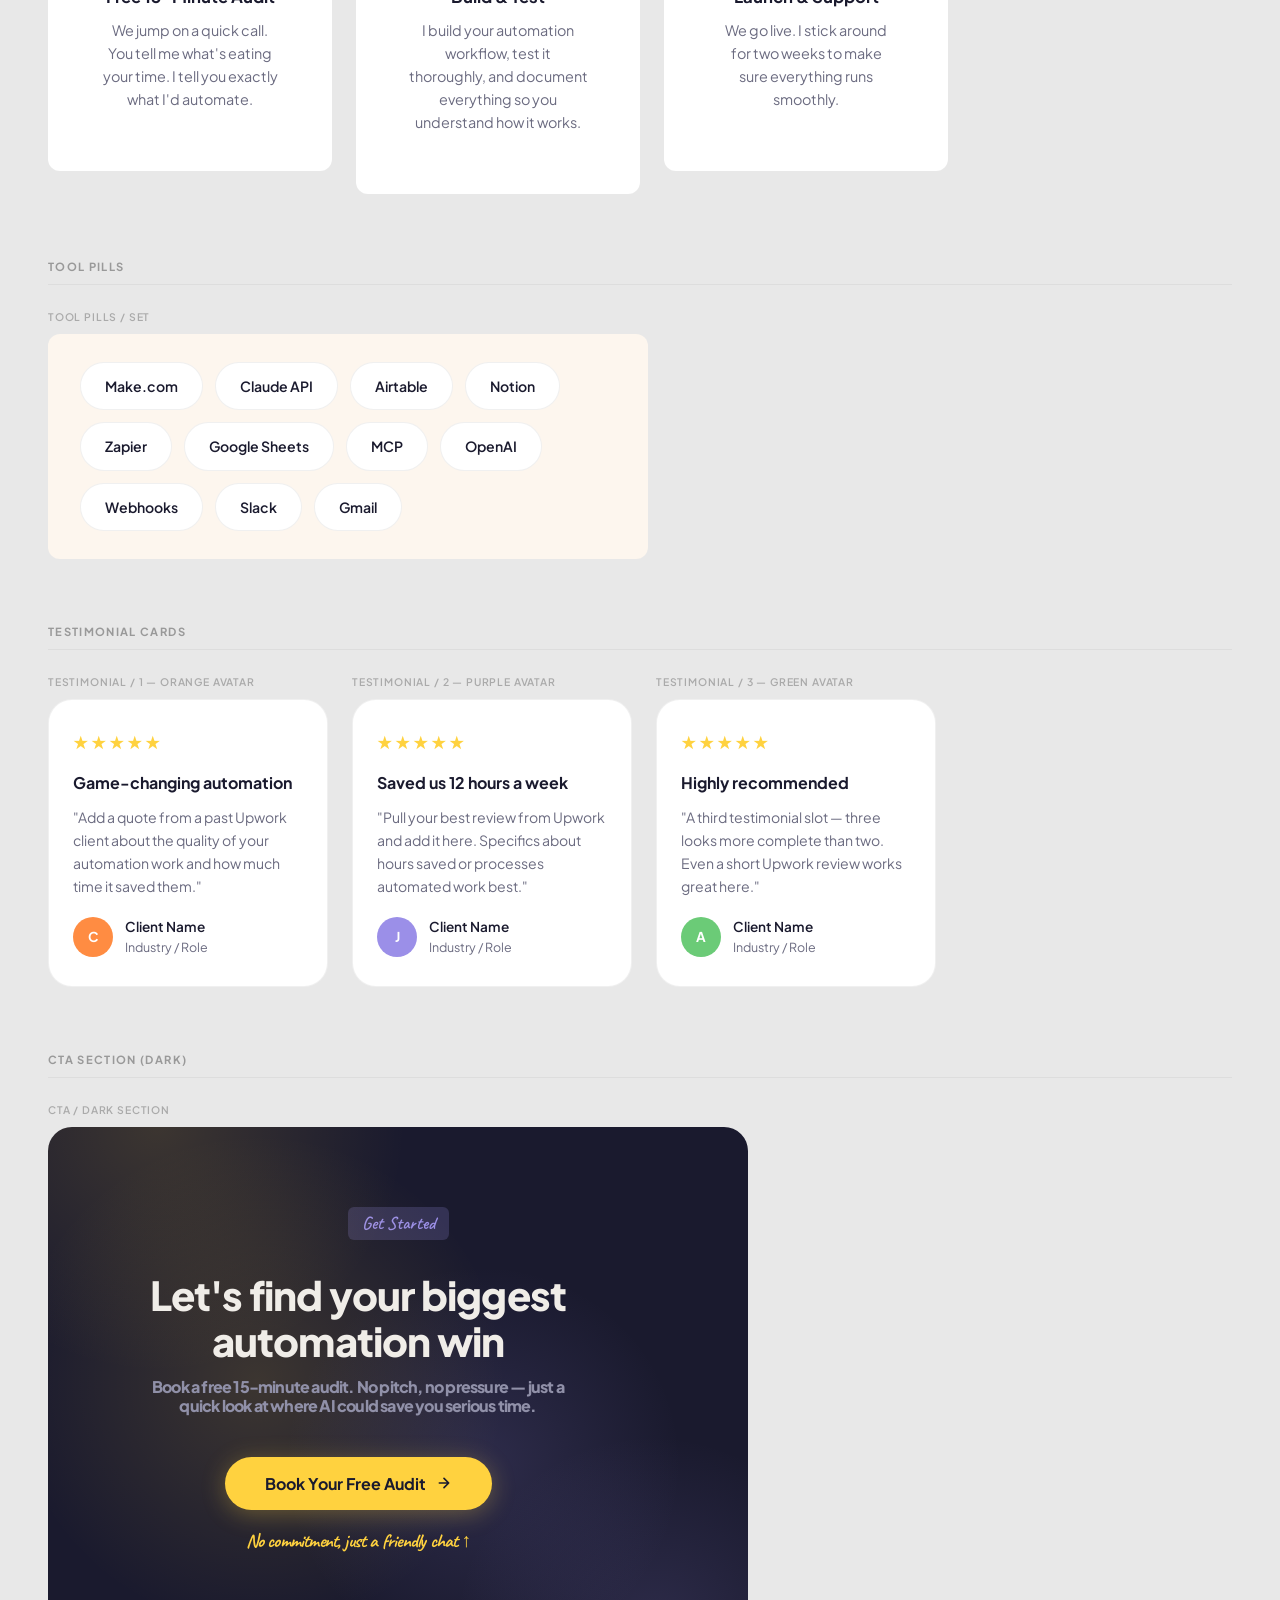
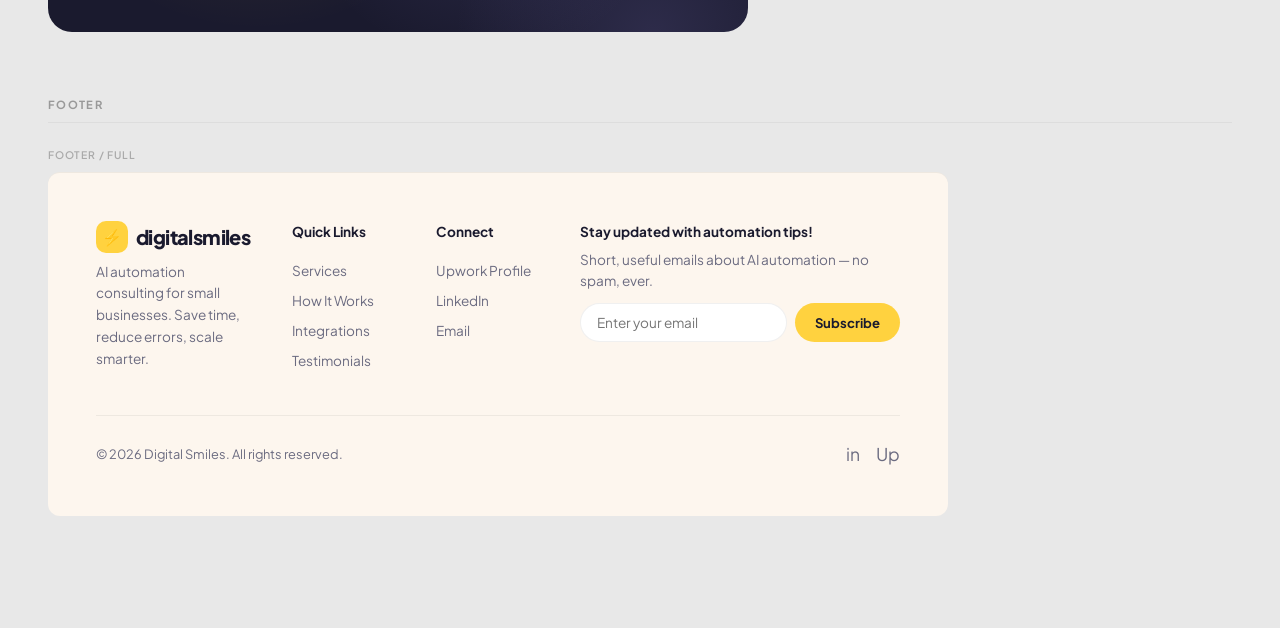
<file: figma/components-preview.html>
<!DOCTYPE html>
<html lang="en">
<head>
<meta charset="UTF-8">
<meta name="viewport" content="width=device-width, initial-scale=1.0">
<title>Digital Smiles — Component Gallery</title>
<link rel="preconnect" href="https://fonts.googleapis.com">
<link rel="preconnect" href="https://fonts.gstatic.com" crossorigin>
<link href="https://fonts.googleapis.com/css2?family=Plus+Jakarta+Sans:ital,wght@0,400;0,500;0,600;0,700;0,800&family=Caveat:wght@400;500;600;700&display=swap" rel="stylesheet">
<script src="https://mcp.figma.com/mcp/html-to-design/capture.js" async></script>
<style>
*, *::before, *::after { margin: 0; padding: 0; box-sizing: border-box; }

:root {
  --bg: #FDF6EE;
  --bg-white: #FFFFFF;
  --bg-dark: #1A1A2E;
  --bg-dark-card: #242440;
  --text: #1A1A2E;
  --text-muted: #6B6B80;
  --text-light: #F0EDE8;
  --accent-yellow: #FFD23F;
  --accent-yellow-light: #FFF3CD;
  --accent-green: #6BCB77;
  --accent-green-light: #E8F8EA;
  --accent-purple: #9B8FE8;
  --accent-purple-light: #EEEAFF;
  --accent-orange: #FF8C42;
  --accent-orange-light: #FFF0E5;
  --accent-pink: #FF6B8A;
  --border: rgba(0,0,0,0.06);
  --border-light: rgba(255,255,255,0.1);
  --shadow-sm: 0 2px 8px rgba(0,0,0,0.04);
  --shadow-md: 0 8px 30px rgba(0,0,0,0.06);
  --shadow-lg: 0 16px 50px rgba(0,0,0,0.08);
  --radius: 16px;
  --radius-lg: 24px;
  --font-main: 'Plus Jakarta Sans', sans-serif;
  --font-hand: 'Caveat', cursive;
}

body { font-family: var(--font-main); background: #E8E8E8; color: var(--text); line-height: 1.6; padding: 48px; }

/* ── Gallery layout ── */
.gallery-section { margin-bottom: 64px; }
.gallery-section-title {
  font-size: 0.7rem; font-weight: 700; letter-spacing: 0.12em;
  text-transform: uppercase; color: #999; margin-bottom: 24px;
  padding-bottom: 8px; border-bottom: 1px solid #ddd;
}
.gallery-row {
  display: flex; flex-wrap: wrap; gap: 24px; align-items: flex-start;
}
.gallery-item {
  display: flex; flex-direction: column; gap: 8px;
}
.gallery-label {
  font-size: 0.65rem; font-weight: 600; color: #aaa;
  text-transform: uppercase; letter-spacing: 0.08em;
}
.canvas {
  background: var(--bg);
  padding: 32px;
  border-radius: 12px;
  display: flex; align-items: center; justify-content: center;
}
.canvas-dark { background: var(--bg-dark); }
.canvas-white { background: var(--bg-white); }

/* ── Logo ── */
.logo {
  font-weight: 800; font-size: 1.25rem;
  letter-spacing: -0.03em; color: var(--text);
  display: flex; align-items: center; gap: 8px;
  text-decoration: none;
}
.logo-icon {
  width: 32px; height: 32px; border-radius: 10px;
  background: var(--accent-yellow);
  display: flex; align-items: center; justify-content: center;
  font-size: 1rem;
}

/* ── Buttons ── */
.btn-primary {
  display: inline-flex; align-items: center; gap: 8px;
  padding: 14px 32px;
  background: var(--accent-yellow);
  color: var(--text);
  font-weight: 700; font-size: 0.95rem;
  text-decoration: none;
  border-radius: 100px;
  box-shadow: 0 4px 16px rgba(255,210,63,0.3);
  font-family: var(--font-main);
  cursor: pointer; border: none;
}
.btn-secondary {
  display: inline-flex; align-items: center; gap: 8px;
  padding: 14px 32px;
  background: var(--bg-white);
  color: var(--text);
  font-weight: 600; font-size: 0.95rem;
  text-decoration: none;
  border-radius: 100px;
  border: 1.5px solid var(--border);
  font-family: var(--font-main);
  cursor: pointer;
}
.nav-cta {
  background: var(--text); color: #fff;
  padding: 10px 22px; border-radius: 100px;
  font-weight: 600; font-size: 0.85rem;
  font-family: var(--font-main);
  cursor: pointer; border: none;
  text-decoration: none; display: inline-block;
}
.cta-btn {
  display: inline-flex; align-items: center; gap: 10px;
  padding: 16px 40px;
  background: var(--accent-yellow);
  color: var(--text);
  font-weight: 700; font-size: 1rem;
  text-decoration: none;
  border-radius: 100px;
  box-shadow: 0 4px 24px rgba(255,210,63,0.3);
  font-family: var(--font-main);
  cursor: pointer; border: none;
}

/* ── Badges ── */
.hero-badge {
  display: inline-flex; align-items: center; gap: 8px;
  padding: 6px 16px 6px 8px;
  background: var(--bg-white);
  border: 1px solid var(--border);
  border-radius: 100px;
  font-size: 0.82rem; font-weight: 600;
  color: var(--text-muted);
  box-shadow: var(--shadow-sm);
}
.hero-badge-dot {
  width: 22px; height: 22px; border-radius: 50%;
  background: var(--accent-green);
  display: flex; align-items: center; justify-content: center;
  font-size: 0.7rem; color: #fff;
}
.section-label {
  display: inline-block;
  font-family: var(--font-hand);
  font-size: 1.15rem; font-weight: 600;
  color: var(--accent-purple);
  background: var(--accent-purple-light);
  padding: 2px 14px; border-radius: 6px;
}
.badge-popular {
  display: inline-block;
  background: var(--accent-green);
  color: #fff;
  font-size: 0.72rem; font-weight: 700;
  padding: 4px 14px; border-radius: 100px;
  text-transform: uppercase; letter-spacing: 0.04em;
}
.badge-draft {
  display: inline-block;
  padding: 4px 12px;
  font-size: 0.7rem; font-weight: 600;
  text-transform: uppercase; letter-spacing: 0.04em;
  border-radius: 6px;
  background: var(--accent-purple-light);
  color: var(--accent-purple);
}

/* ── Annotation ── */
.annotation {
  font-family: var(--font-hand);
  font-size: 1.2rem;
  color: var(--accent-purple);
  transform: rotate(-6deg);
  display: inline-block;
}
.annotation-yellow { color: var(--accent-yellow); transform: rotate(3deg); }
.annotation-green { color: var(--accent-green); transform: rotate(-3deg); }
.annotation-orange { color: var(--accent-orange); transform: rotate(4deg); }

/* ── Nav ── */
.nav-preview {
  background: rgba(253,246,238,0.95);
  border-bottom: 1px solid var(--border);
  padding: 16px 32px;
  display: flex; justify-content: space-between; align-items: center;
  width: 860px; border-radius: 12px;
}
.nav-preview ul { display: flex; gap: 28px; list-style: none; }
.nav-preview a {
  color: var(--text-muted); text-decoration: none;
  font-size: 0.9rem; font-weight: 500;
}

/* ── Stats ── */
.stats-inner {
  background: var(--bg-white);
  border-radius: var(--radius-lg);
  border: 1px solid var(--border);
  padding: 36px 48px;
  box-shadow: var(--shadow-md);
  width: 700px;
}
.stats-grid {
  display: grid; grid-template-columns: repeat(4, 1fr);
  gap: 24px; text-align: center;
}
.stat { position: relative; }
.stat:not(:last-child)::after {
  content: ''; position: absolute; right: 0; top: 15%; height: 70%;
  width: 1px; background: var(--border);
}
.stat-number { font-size: 2rem; font-weight: 800; letter-spacing: -0.02em; }
.stat-label { font-size: 0.82rem; color: var(--text-muted); margin-top: 2px; font-weight: 500; }

/* ── Package Cards ── */
.package {
  background: var(--bg-white);
  border: 1.5px solid var(--border);
  border-radius: var(--radius-lg);
  padding: 32px 26px;
  position: relative;
  width: 260px;
}
.package-icon {
  width: 52px; height: 52px; border-radius: 14px;
  display: flex; align-items: center; justify-content: center;
  font-size: 1.5rem; margin-bottom: 18px;
}
.package-name { font-weight: 700; font-size: 1.1rem; margin-bottom: 4px; }
.package-price { font-weight: 800; font-size: 1.4rem; margin-bottom: 14px; }
.package-desc { font-size: 0.9rem; color: var(--text-muted); margin-bottom: 18px; line-height: 1.6; }
.package-features { list-style: none; }
.package-features li {
  font-size: 0.85rem; color: var(--text-muted);
  padding: 5px 0 5px 24px; position: relative;
}
.package-features li::before {
  content: '✓'; position: absolute; left: 0;
  font-weight: 700; font-size: 0.85rem;
}
.p1 .package-icon { background: var(--accent-yellow-light); }
.p1 .package-price { color: var(--accent-orange); }
.p1 .package-features li::before { color: var(--accent-orange); }
.p2 .package-icon { background: var(--accent-green-light); }
.p2 .package-price { color: var(--accent-green); }
.p2 .package-features li::before { color: var(--accent-green); }
.p3 .package-icon { background: var(--accent-purple-light); }
.p3 .package-price { color: var(--accent-purple); }
.p3 .package-features li::before { color: var(--accent-purple); }
.package-annotation {
  position: absolute; top: -18px; right: 20px;
  font-family: var(--font-hand); font-size: 1.1rem;
  color: var(--accent-orange); transform: rotate(4deg);
}
.package-popular {
  position: absolute; top: -12px; right: 16px;
  background: var(--accent-green); color: #fff;
  font-size: 0.72rem; font-weight: 700;
  padding: 4px 14px; border-radius: 100px;
  text-transform: uppercase; letter-spacing: 0.04em;
}

/* ── Steps ── */
.step {
  text-align: center; padding: 28px 20px;
  border-radius: var(--radius-lg);
  width: 220px;
}
.step-num-wrap {
  width: 56px; height: 56px; border-radius: 16px;
  display: flex; align-items: center; justify-content: center;
  margin: 0 auto 16px;
  font-weight: 800; font-size: 1.3rem; color: #fff;
}
.s1 .step-num-wrap { background: var(--accent-yellow); color: var(--text); }
.s2 .step-num-wrap { background: var(--accent-green); }
.s3 .step-num-wrap { background: var(--accent-purple); }
.step h3 { font-weight: 700; font-size: 1.05rem; margin-bottom: 8px; }
.step p { font-size: 0.9rem; color: var(--text-muted); line-height: 1.6; }

/* ── Tool pill ── */
.tool-text {
  padding: 12px 24px;
  background: var(--bg-white);
  border: 1.5px solid var(--border);
  border-radius: 100px;
  font-size: 0.88rem; font-weight: 600;
  color: var(--text);
}

/* ── Testimonial ── */
.proof-card {
  background: var(--bg-white);
  border: 1.5px solid var(--border);
  border-radius: var(--radius-lg);
  padding: 28px 24px;
  width: 280px;
}
.proof-stars { font-size: 1.1rem; margin-bottom: 14px; color: var(--accent-yellow); letter-spacing: 2px; }
.proof-title { font-weight: 700; font-size: 1rem; margin-bottom: 10px; }
.proof-quote { font-size: 0.88rem; color: var(--text-muted); line-height: 1.65; margin-bottom: 18px; }
.proof-author { display: flex; align-items: center; gap: 12px; }
.proof-avatar {
  width: 40px; height: 40px; border-radius: 50%;
  display: flex; align-items: center; justify-content: center;
  font-weight: 700; font-size: 0.85rem; color: #fff;
}
.t1 .proof-avatar { background: var(--accent-orange); }
.t2 .proof-avatar { background: var(--accent-purple); }
.t3 .proof-avatar { background: var(--accent-green); }
.proof-name { font-weight: 600; font-size: 0.85rem; }
.proof-role { font-size: 0.78rem; color: var(--text-muted); }

/* ── CTA Section ── */
.cta-section {
  background: var(--bg-dark);
  border-radius: var(--radius-lg);
  padding: 80px 60px;
  text-align: center;
  position: relative;
  overflow: hidden;
  width: 700px;
}
.cta-section::before {
  content: ''; position: absolute; top: -50%; left: -20%;
  width: 500px; height: 500px;
  background: radial-gradient(circle, rgba(255,210,63,0.15) 0%, transparent 70%);
  pointer-events: none;
}
.cta-section::after {
  content: ''; position: absolute; bottom: -40%; right: -15%;
  width: 400px; height: 400px;
  background: radial-gradient(circle, rgba(155,143,232,0.15) 0%, transparent 70%);
  pointer-events: none;
}
.cta-section .section-label {
  background: rgba(155,143,232,0.2);
  color: var(--accent-purple);
  position: relative; z-index: 2; margin-bottom: 16px;
}
.cta-section .section-title {
  font-size: clamp(1.8rem, 3.5vw, 2.5rem); font-weight: 800;
  letter-spacing: -0.02em; line-height: 1.15;
  color: var(--text-light);
  max-width: 500px; margin: 0 auto 14px;
  position: relative; z-index: 2;
}
.cta-section .section-subtitle {
  font-size: 1rem; color: #9090A8;
  max-width: 440px; margin: 0 auto 36px;
  position: relative; z-index: 2;
}
.cta-annotation {
  font-family: var(--font-hand); font-size: 1.2rem;
  color: var(--accent-yellow); margin-top: 20px;
  position: relative; z-index: 2;
}

/* ── Footer ── */
.footer-preview {
  background: var(--bg);
  padding: 48px;
  border-top: 1px solid var(--border);
  width: 900px;
  border-radius: 12px;
}
.footer-grid {
  display: grid;
  grid-template-columns: 1.5fr 1fr 1fr 1.5fr;
  gap: 40px; margin-bottom: 40px;
}
.footer-brand p { font-size: 0.85rem; color: var(--text-muted); max-width: 240px; line-height: 1.6; margin-top: 8px; }
.footer-col h4 { font-size: 0.85rem; font-weight: 700; margin-bottom: 14px; }
.footer-col a {
  display: block; font-size: 0.85rem; color: var(--text-muted);
  text-decoration: none; padding: 4px 0;
}
.footer-subscribe p { font-size: 0.85rem; color: var(--text-muted); margin-bottom: 12px; line-height: 1.5; }
.footer-subscribe h4 { font-size: 0.85rem; font-weight: 700; margin-bottom: 8px; }
.footer-email-row { display: flex; gap: 8px; }
.footer-email-row input {
  flex: 1; padding: 10px 16px;
  border: 1.5px solid var(--border); border-radius: 100px;
  font-family: var(--font-main); font-size: 0.85rem;
  background: var(--bg-white); outline: none;
}
.footer-email-row button {
  padding: 10px 20px; background: var(--accent-yellow);
  color: var(--text); font-weight: 700; font-size: 0.82rem;
  border: none; border-radius: 100px; cursor: pointer;
  font-family: var(--font-main);
}
.footer-bottom {
  display: flex; justify-content: space-between; align-items: center;
  padding-top: 24px; border-top: 1px solid var(--border);
  font-size: 0.8rem; color: var(--text-muted);
}
.footer-socials { display: flex; gap: 16px; }
.footer-socials a { color: var(--text-muted); text-decoration: none; font-size: 1.1rem; }

/* ── Hero highlight ── */
.hero-h1 {
  font-size: clamp(2.6rem, 5.5vw, 4rem); font-weight: 800;
  line-height: 1.1; letter-spacing: -0.03em;
  max-width: 600px; text-align: center;
}
.highlight { position: relative; display: inline-block; }
.highlight::after {
  content: ''; position: absolute; bottom: 2px; left: -4px; right: -4px;
  height: 14px; background: var(--accent-yellow);
  border-radius: 4px; z-index: -1; opacity: 0.5;
}
</style>
</head>
<body>

<!-- ══════════════════════════════════════════════ -->
<!-- SECTION: LOGO & BRAND -->
<!-- ══════════════════════════════════════════════ -->
<div class="gallery-section">
  <div class="gallery-section-title">Logo & Brand</div>
  <div class="gallery-row">
    <div class="gallery-item">
      <div class="gallery-label">Logo / Default</div>
      <div class="canvas canvas-white" style="padding: 24px 32px;">
        <a class="logo">
          <div class="logo-icon">⚡</div>
          digitalsmiles
        </a>
      </div>
    </div>
    <div class="gallery-item">
      <div class="gallery-label">Logo / On Dark</div>
      <div class="canvas canvas-dark" style="padding: 24px 32px;">
        <a class="logo" style="color: var(--text-light);">
          <div class="logo-icon">⚡</div>
          digitalsmiles
        </a>
      </div>
    </div>
  </div>
</div>

<!-- ══════════════════════════════════════════════ -->
<!-- SECTION: BUTTONS -->
<!-- ══════════════════════════════════════════════ -->
<div class="gallery-section">
  <div class="gallery-section-title">Buttons</div>
  <div class="gallery-row">
    <div class="gallery-item">
      <div class="gallery-label">Button / Primary</div>
      <div class="canvas">
        <button class="btn-primary">
          Book a Free Audit
          <svg width="16" height="16" viewBox="0 0 24 24" fill="none" stroke="currentColor" stroke-width="2.5" stroke-linecap="round" stroke-linejoin="round"><path d="M5 12h14M12 5l7 7-7 7"/></svg>
        </button>
      </div>
    </div>
    <div class="gallery-item">
      <div class="gallery-label">Button / Secondary</div>
      <div class="canvas">
        <button class="btn-secondary">View Services</button>
      </div>
    </div>
    <div class="gallery-item">
      <div class="gallery-label">Button / Nav CTA</div>
      <div class="canvas">
        <a class="nav-cta">Book a Free Audit</a>
      </div>
    </div>
    <div class="gallery-item">
      <div class="gallery-label">Button / CTA Large</div>
      <div class="canvas canvas-dark">
        <button class="cta-btn">
          Book Your Free Audit
          <svg width="16" height="16" viewBox="0 0 24 24" fill="none" stroke="currentColor" stroke-width="2.5" stroke-linecap="round" stroke-linejoin="round"><path d="M5 12h14M12 5l7 7-7 7"/></svg>
        </button>
      </div>
    </div>
  </div>
</div>

<!-- ══════════════════════════════════════════════ -->
<!-- SECTION: BADGES & LABELS -->
<!-- ══════════════════════════════════════════════ -->
<div class="gallery-section">
  <div class="gallery-section-title">Badges & Labels</div>
  <div class="gallery-row">
    <div class="gallery-item">
      <div class="gallery-label">Badge / Hero</div>
      <div class="canvas">
        <div class="hero-badge">
          <span class="hero-badge-dot">✓</span>
          $50K+ delivered on Upwork · 5-Star Reviews
        </div>
      </div>
    </div>
    <div class="gallery-item">
      <div class="gallery-label">Badge / Section Label</div>
      <div class="canvas">
        <div class="section-label">Services</div>
      </div>
    </div>
    <div class="gallery-item">
      <div class="gallery-label">Badge / Popular</div>
      <div class="canvas">
        <div class="badge-popular">Most Popular</div>
      </div>
    </div>
    <div class="gallery-item">
      <div class="gallery-label">Badge / Draft</div>
      <div class="canvas">
        <div class="badge-draft">⟡ Packaging in progress</div>
      </div>
    </div>
  </div>
</div>

<!-- ══════════════════════════════════════════════ -->
<!-- SECTION: ANNOTATIONS -->
<!-- ══════════════════════════════════════════════ -->
<div class="gallery-section">
  <div class="gallery-section-title">Annotations (Handwritten)</div>
  <div class="gallery-row">
    <div class="gallery-item">
      <div class="gallery-label">Annotation / Purple</div>
      <div class="canvas" style="min-width:160px; min-height: 60px;">
        <span class="annotation">Your new secret weapon!</span>
      </div>
    </div>
    <div class="gallery-item">
      <div class="gallery-label">Annotation / Orange</div>
      <div class="canvas" style="min-width:140px;">
        <span class="annotation annotation-orange">Start here! ↓</span>
      </div>
    </div>
    <div class="gallery-item">
      <div class="gallery-label">Annotation / Yellow</div>
      <div class="canvas canvas-dark" style="min-width:200px;">
        <span class="annotation annotation-yellow">No commitment, just a friendly chat ↑</span>
      </div>
    </div>
    <div class="gallery-item">
      <div class="gallery-label">Annotation / Green</div>
      <div class="canvas" style="min-width:220px;">
        <span class="annotation annotation-green">→ And many more — if it has an API, I can connect it</span>
      </div>
    </div>
  </div>
</div>

<!-- ══════════════════════════════════════════════ -->
<!-- SECTION: NAVIGATION -->
<!-- ══════════════════════════════════════════════ -->
<div class="gallery-section">
  <div class="gallery-section-title">Navigation</div>
  <div class="gallery-row">
    <div class="gallery-item">
      <div class="gallery-label">Nav / Desktop</div>
      <div style="padding: 0;">
        <nav class="nav-preview">
          <a class="logo">
            <div class="logo-icon">⚡</div>
            digitalsmiles
          </a>
          <ul>
            <li><a href="#">Services</a></li>
            <li><a href="#">How It Works</a></li>
            <li><a href="#">Integrations</a></li>
            <li><a href="#">Testimonials</a></li>
            <li><a class="nav-cta" href="#">Book a Free Audit</a></li>
          </ul>
        </nav>
      </div>
    </div>
  </div>
</div>

<!-- ══════════════════════════════════════════════ -->
<!-- SECTION: HERO ELEMENTS -->
<!-- ══════════════════════════════════════════════ -->
<div class="gallery-section">
  <div class="gallery-section-title">Hero</div>
  <div class="gallery-row">
    <div class="gallery-item">
      <div class="gallery-label">Hero / H1 with Highlight</div>
      <div class="canvas" style="padding: 40px 48px;">
        <h1 class="hero-h1">
          Stop doing manually<br>what <span class="highlight">AI can do in seconds</span>
        </h1>
      </div>
    </div>
  </div>
</div>

<!-- ══════════════════════════════════════════════ -->
<!-- SECTION: STATS PANEL -->
<!-- ══════════════════════════════════════════════ -->
<div class="gallery-section">
  <div class="gallery-section-title">Stats Panel</div>
  <div class="gallery-row">
    <div class="gallery-item">
      <div class="gallery-label">Stats / 4-Column Panel</div>
      <div class="canvas" style="padding: 0; background: transparent;">
        <div class="stats-inner">
          <div class="stats-grid">
            <div class="stat">
              <div class="stat-number">$50K+</div>
              <div class="stat-label">Delivered on Upwork</div>
            </div>
            <div class="stat">
              <div class="stat-number">10+</div>
              <div class="stat-label">Hours/Week Saved Per Client</div>
            </div>
            <div class="stat">
              <div class="stat-number">100%</div>
              <div class="stat-label">Job Success Rate</div>
            </div>
            <div class="stat">
              <div class="stat-number">🇦🇺</div>
              <div class="stat-label">Melbourne, Australia</div>
            </div>
          </div>
        </div>
      </div>
    </div>
  </div>
</div>

<!-- ══════════════════════════════════════════════ -->
<!-- SECTION: PACKAGE CARDS -->
<!-- ══════════════════════════════════════════════ -->
<div class="gallery-section">
  <div class="gallery-section-title">Package Cards</div>
  <div class="gallery-row" style="align-items: flex-start; padding-top: 24px;">

    <div class="gallery-item">
      <div class="gallery-label">Package / 1 — Yellow (Audit)</div>
      <div class="canvas" style="padding: 32px; padding-top: 48px; background: transparent;">
        <div class="package p1">
          <div class="package-annotation">Start here! ↓</div>
          <div class="package-icon">⚡</div>
          <div class="package-name">AI Automation Audit</div>
          <div class="package-price">$500–$800</div>
          <p class="package-desc">A focused session to uncover where AI can save you the most time.</p>
          <ul class="package-features">
            <li>30-minute discovery call</li>
            <li>Written report: 3–5 automation opportunities</li>
            <li>One quick-win implementation included</li>
            <li>ROI estimate for each opportunity</li>
          </ul>
        </div>
      </div>
    </div>

    <div class="gallery-item">
      <div class="gallery-label">Package / 2 — Green (Workflow)</div>
      <div class="canvas" style="padding: 32px; padding-top: 48px; background: transparent;">
        <div class="package p2">
          <div class="package-popular">Most Popular</div>
          <div class="package-icon">🔧</div>
          <div class="package-name">Done-for-You AI Workflow</div>
          <div class="package-price">$1,500–$3,000</div>
          <p class="package-desc">I build your complete automation stack end-to-end.</p>
          <ul class="package-features">
            <li>Full Make.com + Airtable + AI integration</li>
            <li>Lead qualification, content repurposing & more</li>
            <li>Complete documentation & handover guide</li>
            <li>2 weeks post-launch support</li>
          </ul>
        </div>
      </div>
    </div>

    <div class="gallery-item">
      <div class="gallery-label">Package / 3 — Purple (MCP)</div>
      <div class="canvas" style="padding: 32px; background: transparent;">
        <div class="package p3">
          <div class="package-icon">🧠</div>
          <div class="package-name">MCP Integration Specialist</div>
          <div class="package-price">$2,000–$5,000</div>
          <p class="package-desc">Connect your existing tools to AI agents via MCP.</p>
          <ul class="package-features">
            <li>MCP server setup & configuration</li>
            <li>Connect existing tools to AI agents</li>
            <li>Custom integration architecture</li>
            <li>Ongoing optimisation available</li>
          </ul>
          <div class="badge-draft" style="margin-top: 14px;">⟡ Packaging in progress — enquire for details</div>
        </div>
      </div>
    </div>

  </div>
</div>

<!-- ══════════════════════════════════════════════ -->
<!-- SECTION: STEP CARDS -->
<!-- ══════════════════════════════════════════════ -->
<div class="gallery-section">
  <div class="gallery-section-title">Step Cards (How It Works)</div>
  <div class="gallery-row">
    <div class="gallery-item">
      <div class="gallery-label">Step / 1 — Yellow</div>
      <div class="canvas canvas-white">
        <div class="step s1">
          <div class="step-num-wrap">1</div>
          <h3>Free 15-Minute Audit</h3>
          <p>We jump on a quick call. You tell me what's eating your time. I tell you exactly what I'd automate.</p>
        </div>
      </div>
    </div>
    <div class="gallery-item">
      <div class="gallery-label">Step / 2 — Green</div>
      <div class="canvas canvas-white">
        <div class="step s2">
          <div class="step-num-wrap">2</div>
          <h3>Build & Test</h3>
          <p>I build your automation workflow, test it thoroughly, and document everything so you understand how it works.</p>
        </div>
      </div>
    </div>
    <div class="gallery-item">
      <div class="gallery-label">Step / 3 — Purple</div>
      <div class="canvas canvas-white">
        <div class="step s3">
          <div class="step-num-wrap">3</div>
          <h3>Launch & Support</h3>
          <p>We go live. I stick around for two weeks to make sure everything runs smoothly.</p>
        </div>
      </div>
    </div>
  </div>
</div>

<!-- ══════════════════════════════════════════════ -->
<!-- SECTION: TOOL PILLS -->
<!-- ══════════════════════════════════════════════ -->
<div class="gallery-section">
  <div class="gallery-section-title">Tool Pills</div>
  <div class="gallery-row" style="align-items: center;">
    <div class="gallery-item">
      <div class="gallery-label">Tool Pills / Set</div>
      <div class="canvas" style="gap: 12px; flex-wrap: wrap; max-width: 600px; justify-content: flex-start; padding: 28px 32px;">
        <span class="tool-text">Make.com</span>
        <span class="tool-text">Claude API</span>
        <span class="tool-text">Airtable</span>
        <span class="tool-text">Notion</span>
        <span class="tool-text">Zapier</span>
        <span class="tool-text">Google Sheets</span>
        <span class="tool-text">MCP</span>
        <span class="tool-text">OpenAI</span>
        <span class="tool-text">Webhooks</span>
        <span class="tool-text">Slack</span>
        <span class="tool-text">Gmail</span>
      </div>
    </div>
  </div>
</div>

<!-- ══════════════════════════════════════════════ -->
<!-- SECTION: TESTIMONIAL CARDS -->
<!-- ══════════════════════════════════════════════ -->
<div class="gallery-section">
  <div class="gallery-section-title">Testimonial Cards</div>
  <div class="gallery-row">
    <div class="gallery-item">
      <div class="gallery-label">Testimonial / 1 — Orange Avatar</div>
      <div class="canvas" style="padding: 0; background: transparent;">
        <div class="proof-card t1">
          <div class="proof-stars">★★★★★</div>
          <div class="proof-title">Game-changing automation</div>
          <p class="proof-quote">"Add a quote from a past Upwork client about the quality of your automation work and how much time it saved them."</p>
          <div class="proof-author">
            <div class="proof-avatar">C</div>
            <div>
              <div class="proof-name">Client Name</div>
              <div class="proof-role">Industry / Role</div>
            </div>
          </div>
        </div>
      </div>
    </div>
    <div class="gallery-item">
      <div class="gallery-label">Testimonial / 2 — Purple Avatar</div>
      <div class="canvas" style="padding: 0; background: transparent;">
        <div class="proof-card t2">
          <div class="proof-stars">★★★★★</div>
          <div class="proof-title">Saved us 12 hours a week</div>
          <p class="proof-quote">"Pull your best review from Upwork and add it here. Specifics about hours saved or processes automated work best."</p>
          <div class="proof-author">
            <div class="proof-avatar">J</div>
            <div>
              <div class="proof-name">Client Name</div>
              <div class="proof-role">Industry / Role</div>
            </div>
          </div>
        </div>
      </div>
    </div>
    <div class="gallery-item">
      <div class="gallery-label">Testimonial / 3 — Green Avatar</div>
      <div class="canvas" style="padding: 0; background: transparent;">
        <div class="proof-card t3">
          <div class="proof-stars">★★★★★</div>
          <div class="proof-title">Highly recommended</div>
          <p class="proof-quote">"A third testimonial slot — three looks more complete than two. Even a short Upwork review works great here."</p>
          <div class="proof-author">
            <div class="proof-avatar">A</div>
            <div>
              <div class="proof-name">Client Name</div>
              <div class="proof-role">Industry / Role</div>
            </div>
          </div>
        </div>
      </div>
    </div>
  </div>
</div>

<!-- ══════════════════════════════════════════════ -->
<!-- SECTION: CTA SECTION -->
<!-- ══════════════════════════════════════════════ -->
<div class="gallery-section">
  <div class="gallery-section-title">CTA Section (Dark)</div>
  <div class="gallery-row">
    <div class="gallery-item">
      <div class="gallery-label">CTA / Dark Section</div>
      <div style="padding: 0;">
        <div class="cta-section">
          <div class="section-label">Get Started</div>
          <div class="cta-section-spacer" style="height:16px;"></div>
          <div class="cta-section section-title" style="background:none; padding:0; margin:0; border-radius:0; width:auto; overflow:visible; position:relative;">
            <div style="font-size:clamp(1.8rem,3.5vw,2.5rem); font-weight:800; letter-spacing:-0.02em; line-height:1.15; color:var(--text-light); max-width:500px; margin:0 auto 14px; position:relative; z-index:2;">Let's find your biggest automation win</div>
            <div style="font-size:1rem; color:#9090A8; max-width:440px; margin:0 auto 36px; position:relative; z-index:2;">Book a free 15-minute audit. No pitch, no pressure — just a quick look at where AI could save you serious time.</div>
            <button class="cta-btn" style="position:relative; z-index:2;">
              Book Your Free Audit
              <svg width="16" height="16" viewBox="0 0 24 24" fill="none" stroke="currentColor" stroke-width="2.5" stroke-linecap="round" stroke-linejoin="round"><path d="M5 12h14M12 5l7 7-7 7"/></svg>
            </button>
            <div class="cta-annotation">No commitment, just a friendly chat ↑</div>
          </div>
        </div>
      </div>
    </div>
  </div>
</div>

<!-- ══════════════════════════════════════════════ -->
<!-- SECTION: FOOTER -->
<!-- ══════════════════════════════════════════════ -->
<div class="gallery-section">
  <div class="gallery-section-title">Footer</div>
  <div class="gallery-row">
    <div class="gallery-item">
      <div class="gallery-label">Footer / Full</div>
      <div style="padding:0;">
        <div class="footer-preview">
          <div class="footer-grid">
            <div class="footer-brand">
              <a class="logo">
                <div class="logo-icon">⚡</div>
                digitalsmiles
              </a>
              <p>AI automation consulting for small businesses. Save time, reduce errors, scale smarter.</p>
            </div>
            <div class="footer-col">
              <h4>Quick Links</h4>
              <a href="#">Services</a>
              <a href="#">How It Works</a>
              <a href="#">Integrations</a>
              <a href="#">Testimonials</a>
            </div>
            <div class="footer-col">
              <h4>Connect</h4>
              <a href="#">Upwork Profile</a>
              <a href="#">LinkedIn</a>
              <a href="#">Email</a>
            </div>
            <div class="footer-subscribe">
              <h4>Stay updated with automation tips!</h4>
              <p>Short, useful emails about AI automation — no spam, ever.</p>
              <div class="footer-email-row">
                <input type="email" placeholder="Enter your email">
                <button>Subscribe</button>
              </div>
            </div>
          </div>
          <div class="footer-bottom">
            <span>&copy; 2026 Digital Smiles. All rights reserved.</span>
            <div class="footer-socials">
              <a href="#">in</a>
              <a href="#">Up</a>
            </div>
          </div>
        </div>
      </div>
    </div>
  </div>
</div>

</body>
</html>
</file>
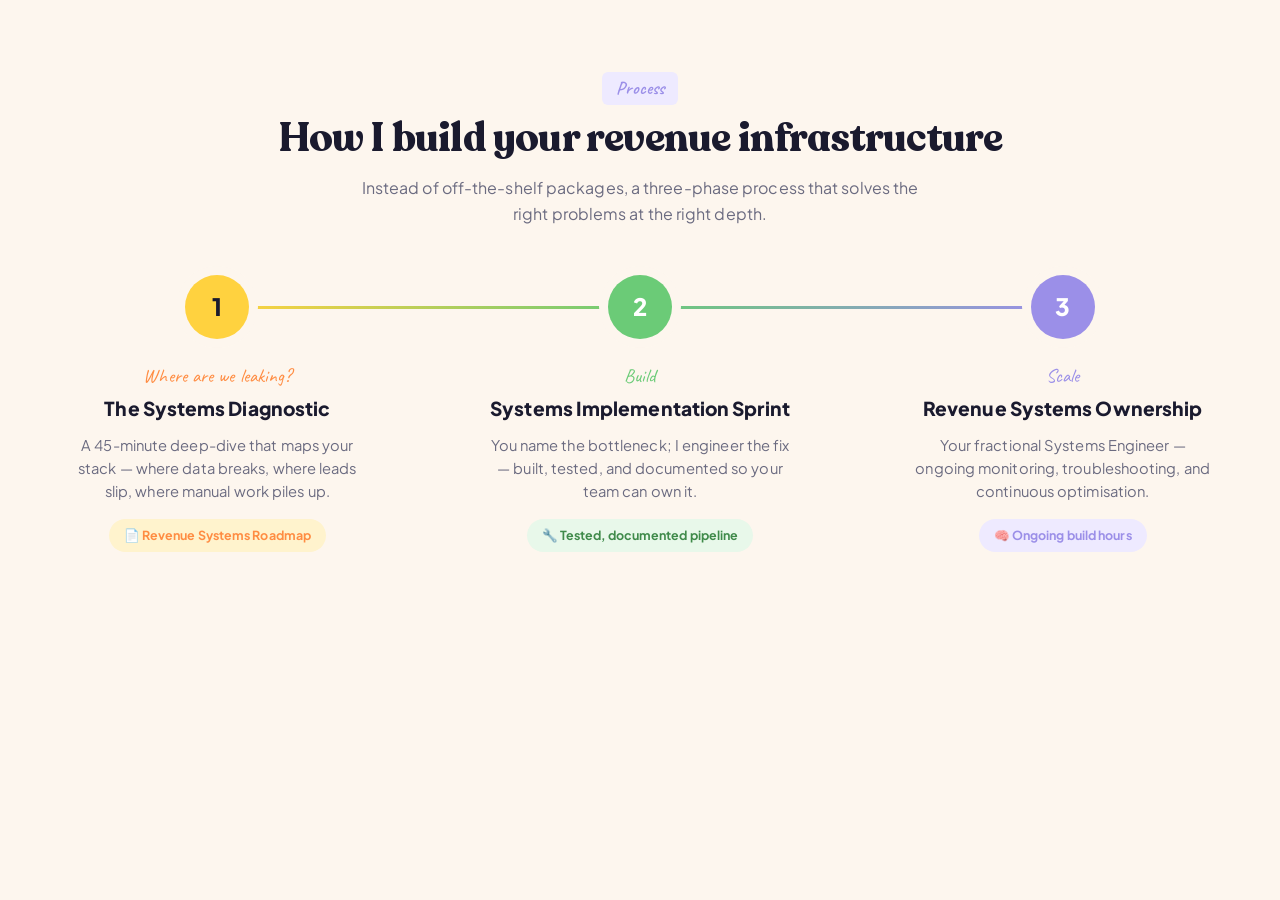
<file: process-variants/variant-a-timeline.html>
<!DOCTYPE html><html lang="en"><head><meta charset="UTF-8">
<meta name="viewport" content="width=device-width,initial-scale=1.0"><title>Variant A — Timeline</title>

<link rel="preconnect" href="https://fonts.googleapis.com">
<link rel="preconnect" href="https://fonts.gstatic.com" crossorigin>
<link href="https://fonts.googleapis.com/css2?family=Plus+Jakarta+Sans:ital,wght@0,400;0,500;0,600;0,700;0,800&family=Caveat:wght@400;500;600;700&display=swap" rel="stylesheet">
<style>
@font-face{font-family:'Recoleta Alt';src:url('../assets/fonts/Recoleta Alt Bold.woff2') format('woff2'),url('../assets/fonts/Recoleta Alt Bold.otf') format('opentype');font-weight:700;font-display:swap;}
h1,h2,h3{font-family:'Recoleta Alt',serif;font-weight:700;}
*,*::before,*::after{margin:0;padding:0;box-sizing:border-box;}
:root{
  --bg:#FDF6EE; --bg-white:#FFFFFF; --bg-dark:#1A1A2E; --bg-dark-card:#242440;
  --text:#1A1A2E; --text-muted:#6B6B80; --text-light:#F0EDE8;
  --accent-yellow:#FFD23F; --accent-yellow-light:#FFF3CD;
  --accent-green:#6BCB77; --accent-green-light:#E8F8EA;
  --accent-purple:#9B8FE8; --accent-purple-light:#EEEAFF;
  --accent-orange:#FF8C42; --accent-orange-light:#FFF0E5;
  --accent-pink:#FF6B8A; --accent-pink-light:#FFE3EA;
  --border:rgba(0,0,0,0.06); --border-light:rgba(255,255,255,0.1);
  --shadow-sm:0 2px 8px rgba(0,0,0,0.04); --shadow-md:0 8px 30px rgba(0,0,0,0.06); --shadow-lg:0 16px 50px rgba(0,0,0,0.08);
  --radius:16px; --radius-lg:24px;
  --font-main:'Plus Jakarta Sans',sans-serif; --font-hand:'Caveat',cursive;
}
body{font-family:var(--font-main);background:var(--bg);color:var(--text);line-height:1.6;font-size:1.125rem;letter-spacing:.005em;-webkit-font-smoothing:antialiased;}
.container{max-width:1300px;margin:0 auto;padding:0 24px;}
section{padding:72px 0;}
.section-label{display:inline-block;font-family:var(--font-hand);font-size:1.15rem;font-weight:600;color:var(--accent-purple);background:var(--accent-purple-light);padding:2px 14px;border-radius:6px;margin-bottom:10px;}
.section-title{font-size:clamp(1.8rem,3.5vw,2.5rem);font-weight:800;letter-spacing:-.02em;margin-bottom:14px;line-height:1.15;}
.section-subtitle{font-size:1rem;color:var(--text-muted);max-width:580px;margin-bottom:48px;}
.section-center{text-align:center;}
.section-center .section-subtitle{margin-left:auto;margin-right:auto;}


.timeline{position:relative;display:grid;grid-template-columns:repeat(3,1fr);gap:36px;margin-top:40px;}
.timeline::before{content:'';position:absolute;top:31px;left:16.6%;right:16.6%;height:3px;border-radius:3px;background:linear-gradient(90deg,var(--accent-yellow),var(--accent-green),var(--accent-purple));z-index:0;}
.tl-step{position:relative;z-index:1;padding:0 6px;}
.tl-num{width:64px;height:64px;border-radius:50%;display:flex;align-items:center;justify-content:center;font-size:1.5rem;font-weight:800;color:#fff;margin:0 auto 22px;box-shadow:0 0 0 9px var(--bg);}
.tl-step:nth-child(1) .tl-num{background:var(--accent-yellow);color:var(--text);}
.tl-step:nth-child(2) .tl-num{background:var(--accent-green);}
.tl-step:nth-child(3) .tl-num{background:var(--accent-purple);}
.tl-phase{font-family:var(--font-hand);font-size:1.2rem;margin-bottom:2px;}
.tl-step:nth-child(1) .tl-phase{color:var(--accent-orange);}
.tl-step:nth-child(2) .tl-phase{color:var(--accent-green);}
.tl-step:nth-child(3) .tl-phase{color:var(--accent-purple);}
.tl-name{font-weight:800;font-size:1.2rem;margin-bottom:10px;}
.tl-desc{font-size:.92rem;color:var(--text-muted);line-height:1.55;max-width:300px;margin:0 auto 16px;}
.tl-chip{display:inline-flex;align-items:center;gap:6px;font-size:.78rem;font-weight:700;padding:7px 15px;border-radius:100px;}
.tl-step:nth-child(1) .tl-chip{background:var(--accent-yellow-light);color:var(--accent-orange);}
.tl-step:nth-child(2) .tl-chip{background:var(--accent-green-light);color:#3f8a4a;}
.tl-step:nth-child(3) .tl-chip{background:var(--accent-purple-light);color:var(--accent-purple);}

</style></head><body>
<section><div class="container section-center">

    <div class="section-label">Process</div>
    <h2 class="section-title">How I build your revenue infrastructure</h2>
    <div class="section-subtitle">Instead of off-the-shelf packages, a three-phase process that solves the right problems at the right depth.</div>


    <div class="timeline">
      <div class="tl-step"><div class="tl-num">1</div><div class="tl-phase">Where are we leaking?</div><div class="tl-name">The Systems Diagnostic</div><p class="tl-desc">A 45-minute deep-dive that maps your stack — where data breaks, where leads slip, where manual work piles up.</p><span class="tl-chip">📄 Revenue Systems Roadmap</span></div>
      <div class="tl-step"><div class="tl-num">2</div><div class="tl-phase">Build</div><div class="tl-name">Systems Implementation Sprint</div><p class="tl-desc">You name the bottleneck; I engineer the fix — built, tested, and documented so your team can own it.</p><span class="tl-chip">🔧 Tested, documented pipeline</span></div>
      <div class="tl-step"><div class="tl-num">3</div><div class="tl-phase">Scale</div><div class="tl-name">Revenue Systems Ownership</div><p class="tl-desc">Your fractional Systems Engineer — ongoing monitoring, troubleshooting, and continuous optimisation.</p><span class="tl-chip">🧠 Ongoing build hours</span></div>
    </div>

</div></section>
</body></html>
</file>
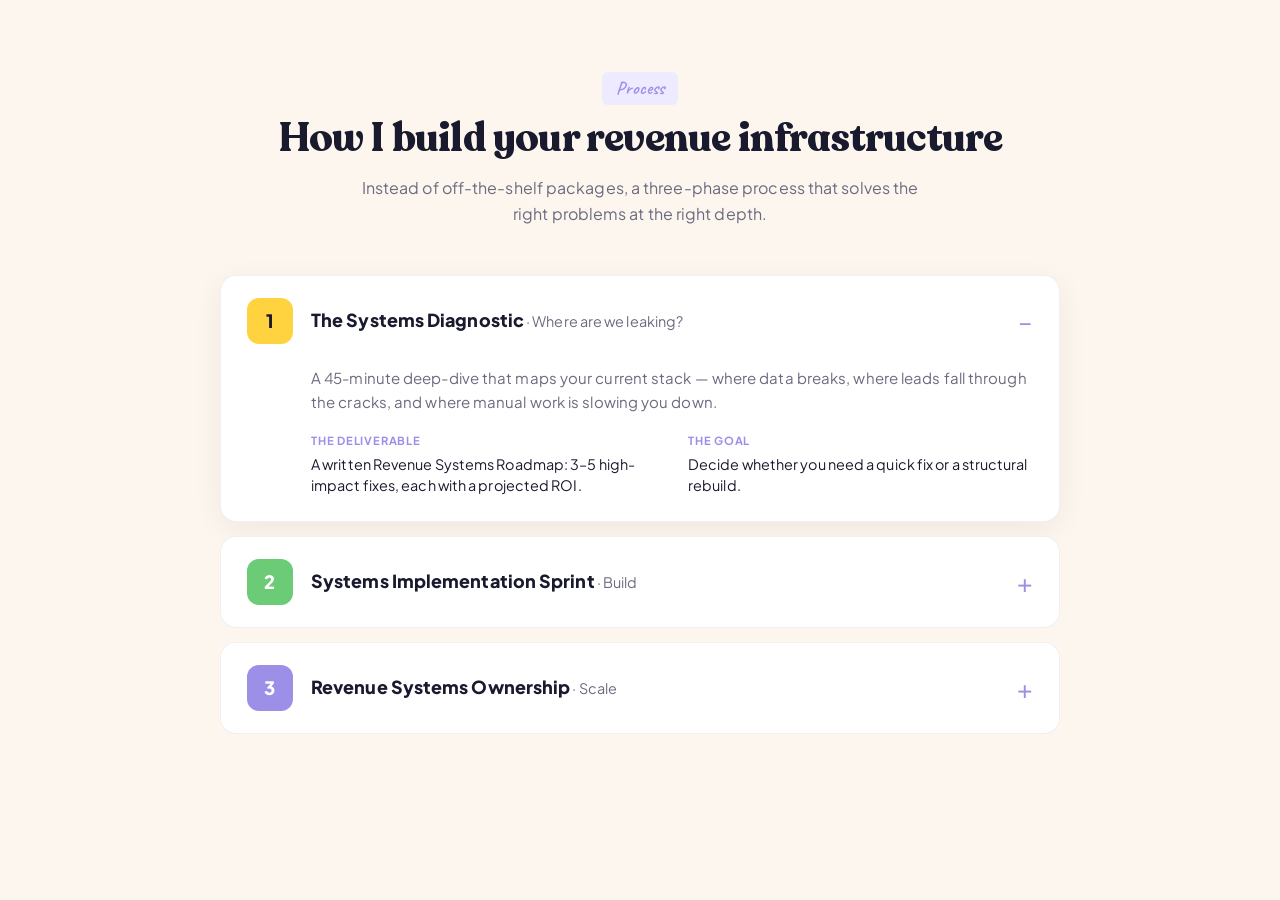
<file: process-variants/variant-b-accordion.html>
<!DOCTYPE html><html lang="en"><head><meta charset="UTF-8">
<meta name="viewport" content="width=device-width,initial-scale=1.0"><title>Variant B — Accordion</title>

<link rel="preconnect" href="https://fonts.googleapis.com">
<link rel="preconnect" href="https://fonts.gstatic.com" crossorigin>
<link href="https://fonts.googleapis.com/css2?family=Plus+Jakarta+Sans:ital,wght@0,400;0,500;0,600;0,700;0,800&family=Caveat:wght@400;500;600;700&display=swap" rel="stylesheet">
<style>
@font-face{font-family:'Recoleta Alt';src:url('../assets/fonts/Recoleta Alt Bold.woff2') format('woff2'),url('../assets/fonts/Recoleta Alt Bold.otf') format('opentype');font-weight:700;font-display:swap;}
h1,h2,h3{font-family:'Recoleta Alt',serif;font-weight:700;}
*,*::before,*::after{margin:0;padding:0;box-sizing:border-box;}
:root{
  --bg:#FDF6EE; --bg-white:#FFFFFF; --bg-dark:#1A1A2E; --bg-dark-card:#242440;
  --text:#1A1A2E; --text-muted:#6B6B80; --text-light:#F0EDE8;
  --accent-yellow:#FFD23F; --accent-yellow-light:#FFF3CD;
  --accent-green:#6BCB77; --accent-green-light:#E8F8EA;
  --accent-purple:#9B8FE8; --accent-purple-light:#EEEAFF;
  --accent-orange:#FF8C42; --accent-orange-light:#FFF0E5;
  --accent-pink:#FF6B8A; --accent-pink-light:#FFE3EA;
  --border:rgba(0,0,0,0.06); --border-light:rgba(255,255,255,0.1);
  --shadow-sm:0 2px 8px rgba(0,0,0,0.04); --shadow-md:0 8px 30px rgba(0,0,0,0.06); --shadow-lg:0 16px 50px rgba(0,0,0,0.08);
  --radius:16px; --radius-lg:24px;
  --font-main:'Plus Jakarta Sans',sans-serif; --font-hand:'Caveat',cursive;
}
body{font-family:var(--font-main);background:var(--bg);color:var(--text);line-height:1.6;font-size:1.125rem;letter-spacing:.005em;-webkit-font-smoothing:antialiased;}
.container{max-width:1300px;margin:0 auto;padding:0 24px;}
section{padding:72px 0;}
.section-label{display:inline-block;font-family:var(--font-hand);font-size:1.15rem;font-weight:600;color:var(--accent-purple);background:var(--accent-purple-light);padding:2px 14px;border-radius:6px;margin-bottom:10px;}
.section-title{font-size:clamp(1.8rem,3.5vw,2.5rem);font-weight:800;letter-spacing:-.02em;margin-bottom:14px;line-height:1.15;}
.section-subtitle{font-size:1rem;color:var(--text-muted);max-width:580px;margin-bottom:48px;}
.section-center{text-align:center;}
.section-center .section-subtitle{margin-left:auto;margin-right:auto;}


.acc{max-width:840px;margin:8px auto 0;text-align:left;}
.acc-item{background:var(--bg-white);border:1.5px solid var(--border);border-radius:var(--radius);margin-bottom:14px;overflow:hidden;transition:box-shadow .3s,border-color .3s;}
.acc-item[open]{box-shadow:var(--shadow-md);}
.acc-item summary{list-style:none;cursor:pointer;display:flex;align-items:center;gap:18px;padding:22px 26px;}
.acc-item summary::-webkit-details-marker{display:none;}
.acc-num{flex-shrink:0;width:46px;height:46px;border-radius:12px;display:flex;align-items:center;justify-content:center;font-weight:800;font-size:1.15rem;color:#fff;}
.acc-item:nth-child(1) .acc-num{background:var(--accent-yellow);color:var(--text);}
.acc-item:nth-child(2) .acc-num{background:var(--accent-green);}
.acc-item:nth-child(3) .acc-num{background:var(--accent-purple);}
.acc-htext{flex:1;}
.acc-name{font-weight:800;font-size:1.12rem;line-height:1.2;}
.acc-teaser{font-size:.9rem;color:var(--text-muted);}
.acc-item summary::after{content:'+';font-size:1.6rem;font-weight:400;color:var(--accent-purple);flex-shrink:0;line-height:1;}
.acc-item[open] summary::after{content:'\2013';}
.acc-body{padding:0 26px 24px 90px;}
.acc-body>p{font-size:.94rem;color:var(--text-muted);line-height:1.6;margin-bottom:18px;}
.acc-meta{display:flex;gap:32px;flex-wrap:wrap;}
.acc-meta>div{flex:1;min-width:200px;}
.acc-label{font-size:.7rem;font-weight:700;text-transform:uppercase;letter-spacing:.07em;color:var(--accent-purple);margin-bottom:4px;}
.acc-val{font-size:.9rem;color:var(--text);line-height:1.5;}

</style></head><body>
<section><div class="container section-center">

    <div class="section-label">Process</div>
    <h2 class="section-title">How I build your revenue infrastructure</h2>
    <div class="section-subtitle">Instead of off-the-shelf packages, a three-phase process that solves the right problems at the right depth.</div>


    <div class="acc">
      <details class="acc-item" open><summary><span class="acc-num">1</span><span class="acc-htext"><span class="acc-name">The Systems Diagnostic</span><span class="acc-teaser"> · Where are we leaking?</span></span></summary>
        <div class="acc-body"><p>A 45-minute deep-dive that maps your current stack — where data breaks, where leads fall through the cracks, and where manual work is slowing you down.</p>
        <div class="acc-meta"><div><div class="acc-label">The Deliverable</div><div class="acc-val">A written Revenue Systems Roadmap: 3–5 high-impact fixes, each with a projected ROI.</div></div><div><div class="acc-label">The Goal</div><div class="acc-val">Decide whether you need a quick fix or a structural rebuild.</div></div></div></div></details>
      <details class="acc-item"><summary><span class="acc-num">2</span><span class="acc-htext"><span class="acc-name">Systems Implementation Sprint</span><span class="acc-teaser"> · Build</span></span></summary>
        <div class="acc-body"><p>You name the bottleneck; I engineer the fix — building, testing, and documenting the entire pipeline so your team can own it.</p>
        <div class="acc-meta"><div><div class="acc-label">The Deliverable</div><div class="acc-val">A fully built, tested, documented process integrated across your stack.</div></div><div><div class="acc-label">The Goal</div><div class="acc-val">A reliable core process that scales — plus 2 weeks of post-launch support.</div></div></div></div></details>
      <details class="acc-item"><summary><span class="acc-num">3</span><span class="acc-htext"><span class="acc-name">Revenue Systems Ownership</span><span class="acc-teaser"> · Scale</span></span></summary>
        <div class="acc-body"><p>Your fractional Systems Engineer — ongoing monitoring, troubleshooting, and continuous optimisation, without the full-time headcount cost.</p>
        <div class="acc-meta"><div><div class="acc-label">The Deliverable</div><div class="acc-val">Continuous maintenance, priority troubleshooting, and dedicated build hours.</div></div><div><div class="acc-label">The Goal</div><div class="acc-val">Keep your engine at peak performance while you focus on the business.</div></div></div></div></details>
    </div>

</div></section>
</body></html>
</file>
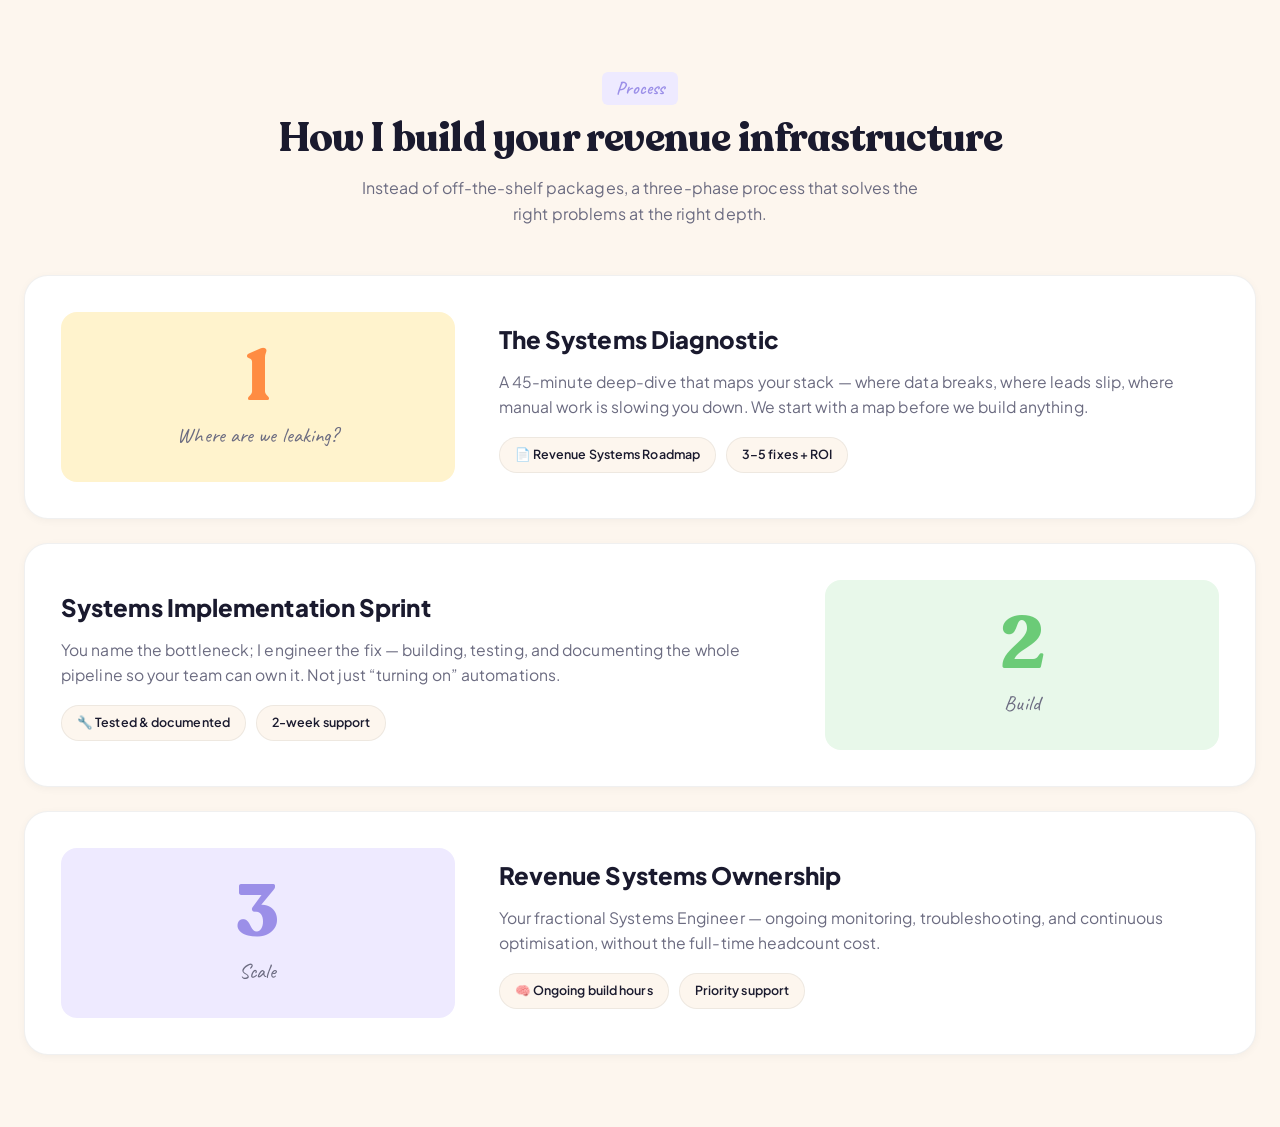
<file: process-variants/variant-c-zigzag.html>
<!DOCTYPE html><html lang="en"><head><meta charset="UTF-8">
<meta name="viewport" content="width=device-width,initial-scale=1.0"><title>Variant C — Zig-zag</title>

<link rel="preconnect" href="https://fonts.googleapis.com">
<link rel="preconnect" href="https://fonts.gstatic.com" crossorigin>
<link href="https://fonts.googleapis.com/css2?family=Plus+Jakarta+Sans:ital,wght@0,400;0,500;0,600;0,700;0,800&family=Caveat:wght@400;500;600;700&display=swap" rel="stylesheet">
<style>
@font-face{font-family:'Recoleta Alt';src:url('../assets/fonts/Recoleta Alt Bold.woff2') format('woff2'),url('../assets/fonts/Recoleta Alt Bold.otf') format('opentype');font-weight:700;font-display:swap;}
h1,h2,h3{font-family:'Recoleta Alt',serif;font-weight:700;}
*,*::before,*::after{margin:0;padding:0;box-sizing:border-box;}
:root{
  --bg:#FDF6EE; --bg-white:#FFFFFF; --bg-dark:#1A1A2E; --bg-dark-card:#242440;
  --text:#1A1A2E; --text-muted:#6B6B80; --text-light:#F0EDE8;
  --accent-yellow:#FFD23F; --accent-yellow-light:#FFF3CD;
  --accent-green:#6BCB77; --accent-green-light:#E8F8EA;
  --accent-purple:#9B8FE8; --accent-purple-light:#EEEAFF;
  --accent-orange:#FF8C42; --accent-orange-light:#FFF0E5;
  --accent-pink:#FF6B8A; --accent-pink-light:#FFE3EA;
  --border:rgba(0,0,0,0.06); --border-light:rgba(255,255,255,0.1);
  --shadow-sm:0 2px 8px rgba(0,0,0,0.04); --shadow-md:0 8px 30px rgba(0,0,0,0.06); --shadow-lg:0 16px 50px rgba(0,0,0,0.08);
  --radius:16px; --radius-lg:24px;
  --font-main:'Plus Jakarta Sans',sans-serif; --font-hand:'Caveat',cursive;
}
body{font-family:var(--font-main);background:var(--bg);color:var(--text);line-height:1.6;font-size:1.125rem;letter-spacing:.005em;-webkit-font-smoothing:antialiased;}
.container{max-width:1300px;margin:0 auto;padding:0 24px;}
section{padding:72px 0;}
.section-label{display:inline-block;font-family:var(--font-hand);font-size:1.15rem;font-weight:600;color:var(--accent-purple);background:var(--accent-purple-light);padding:2px 14px;border-radius:6px;margin-bottom:10px;}
.section-title{font-size:clamp(1.8rem,3.5vw,2.5rem);font-weight:800;letter-spacing:-.02em;margin-bottom:14px;line-height:1.15;}
.section-subtitle{font-size:1rem;color:var(--text-muted);max-width:580px;margin-bottom:48px;}
.section-center{text-align:center;}
.section-center .section-subtitle{margin-left:auto;margin-right:auto;}


.zz{display:flex;flex-direction:column;gap:24px;margin-top:24px;text-align:left;}
.zz-row{display:flex;gap:44px;align-items:center;background:var(--bg-white);border:1.5px solid var(--border);border-radius:var(--radius-lg);padding:36px;box-shadow:var(--shadow-sm);}
.zz-row:nth-child(even){flex-direction:row-reverse;}
.zz-visual{flex:0 0 34%;align-self:stretch;min-height:170px;border-radius:var(--radius);display:flex;flex-direction:column;align-items:center;justify-content:center;gap:6px;}
.zz-row:nth-child(1) .zz-visual{background:var(--accent-yellow-light);}
.zz-row:nth-child(2) .zz-visual{background:var(--accent-green-light);}
.zz-row:nth-child(3) .zz-visual{background:var(--accent-purple-light);}
.zz-bignum{font-family:'Recoleta Alt',serif;font-size:4.5rem;line-height:1;}
.zz-row:nth-child(1) .zz-bignum{color:var(--accent-orange);}
.zz-row:nth-child(2) .zz-bignum{color:var(--accent-green);}
.zz-row:nth-child(3) .zz-bignum{color:var(--accent-purple);}
.zz-vphase{font-family:var(--font-hand);font-size:1.3rem;color:var(--text-muted);}
.zz-text{flex:1;}
.zz-name{font-size:1.5rem;font-weight:800;margin-bottom:10px;}
.zz-desc{color:var(--text-muted);font-size:.98rem;line-height:1.6;margin-bottom:18px;}
.zz-tags{display:flex;gap:10px;flex-wrap:wrap;}
.zz-tag{font-size:.78rem;font-weight:600;padding:7px 15px;border-radius:100px;background:var(--bg);border:1.5px solid var(--border);color:var(--text);}

</style></head><body>
<section><div class="container section-center">

    <div class="section-label">Process</div>
    <h2 class="section-title">How I build your revenue infrastructure</h2>
    <div class="section-subtitle">Instead of off-the-shelf packages, a three-phase process that solves the right problems at the right depth.</div>


    <div class="zz">
      <div class="zz-row"><div class="zz-visual"><div class="zz-bignum">1</div><div class="zz-vphase">Where are we leaking?</div></div><div class="zz-text"><div class="zz-name">The Systems Diagnostic</div><p class="zz-desc">A 45-minute deep-dive that maps your stack — where data breaks, where leads slip, where manual work is slowing you down. We start with a map before we build anything.</p><div class="zz-tags"><span class="zz-tag">📄 Revenue Systems Roadmap</span><span class="zz-tag">3–5 fixes + ROI</span></div></div></div>
      <div class="zz-row"><div class="zz-visual"><div class="zz-bignum">2</div><div class="zz-vphase">Build</div></div><div class="zz-text"><div class="zz-name">Systems Implementation Sprint</div><p class="zz-desc">You name the bottleneck; I engineer the fix — building, testing, and documenting the whole pipeline so your team can own it. Not just &ldquo;turning on&rdquo; automations.</p><div class="zz-tags"><span class="zz-tag">🔧 Tested &amp; documented</span><span class="zz-tag">2-week support</span></div></div></div>
      <div class="zz-row"><div class="zz-visual"><div class="zz-bignum">3</div><div class="zz-vphase">Scale</div></div><div class="zz-text"><div class="zz-name">Revenue Systems Ownership</div><p class="zz-desc">Your fractional Systems Engineer — ongoing monitoring, troubleshooting, and continuous optimisation, without the full-time headcount cost.</p><div class="zz-tags"><span class="zz-tag">🧠 Ongoing build hours</span><span class="zz-tag">Priority support</span></div></div></div>
    </div>

</div></section>
</body></html>
</file>
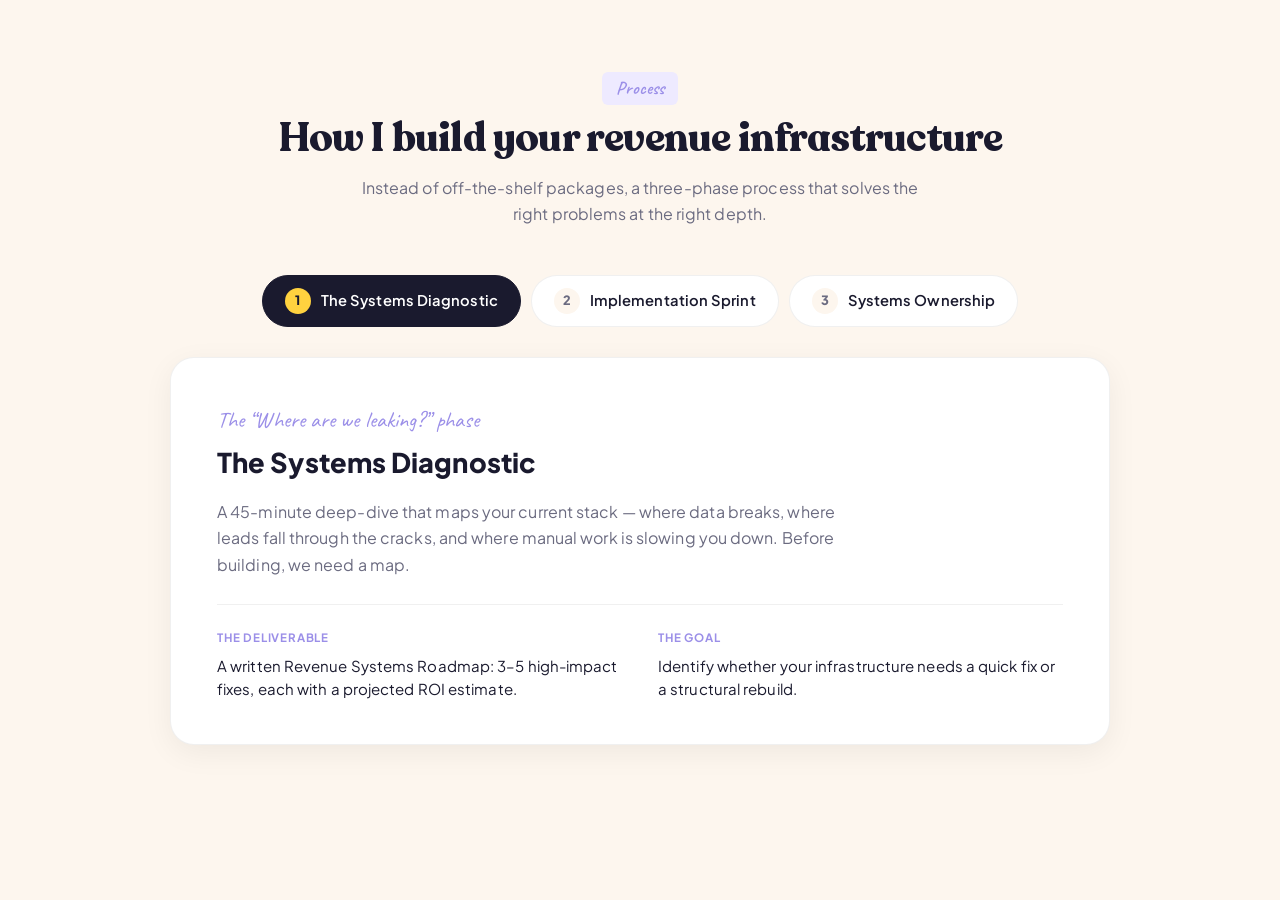
<file: process-variants/variant-d-tabs.html>
<!DOCTYPE html><html lang="en"><head><meta charset="UTF-8">
<meta name="viewport" content="width=device-width,initial-scale=1.0"><title>Variant D — Tabs</title>

<link rel="preconnect" href="https://fonts.googleapis.com">
<link rel="preconnect" href="https://fonts.gstatic.com" crossorigin>
<link href="https://fonts.googleapis.com/css2?family=Plus+Jakarta+Sans:ital,wght@0,400;0,500;0,600;0,700;0,800&family=Caveat:wght@400;500;600;700&display=swap" rel="stylesheet">
<style>
@font-face{font-family:'Recoleta Alt';src:url('../assets/fonts/Recoleta Alt Bold.woff2') format('woff2'),url('../assets/fonts/Recoleta Alt Bold.otf') format('opentype');font-weight:700;font-display:swap;}
h1,h2,h3{font-family:'Recoleta Alt',serif;font-weight:700;}
*,*::before,*::after{margin:0;padding:0;box-sizing:border-box;}
:root{
  --bg:#FDF6EE; --bg-white:#FFFFFF; --bg-dark:#1A1A2E; --bg-dark-card:#242440;
  --text:#1A1A2E; --text-muted:#6B6B80; --text-light:#F0EDE8;
  --accent-yellow:#FFD23F; --accent-yellow-light:#FFF3CD;
  --accent-green:#6BCB77; --accent-green-light:#E8F8EA;
  --accent-purple:#9B8FE8; --accent-purple-light:#EEEAFF;
  --accent-orange:#FF8C42; --accent-orange-light:#FFF0E5;
  --accent-pink:#FF6B8A; --accent-pink-light:#FFE3EA;
  --border:rgba(0,0,0,0.06); --border-light:rgba(255,255,255,0.1);
  --shadow-sm:0 2px 8px rgba(0,0,0,0.04); --shadow-md:0 8px 30px rgba(0,0,0,0.06); --shadow-lg:0 16px 50px rgba(0,0,0,0.08);
  --radius:16px; --radius-lg:24px;
  --font-main:'Plus Jakarta Sans',sans-serif; --font-hand:'Caveat',cursive;
}
body{font-family:var(--font-main);background:var(--bg);color:var(--text);line-height:1.6;font-size:1.125rem;letter-spacing:.005em;-webkit-font-smoothing:antialiased;}
.container{max-width:1300px;margin:0 auto;padding:0 24px;}
section{padding:72px 0;}
.section-label{display:inline-block;font-family:var(--font-hand);font-size:1.15rem;font-weight:600;color:var(--accent-purple);background:var(--accent-purple-light);padding:2px 14px;border-radius:6px;margin-bottom:10px;}
.section-title{font-size:clamp(1.8rem,3.5vw,2.5rem);font-weight:800;letter-spacing:-.02em;margin-bottom:14px;line-height:1.15;}
.section-subtitle{font-size:1rem;color:var(--text-muted);max-width:580px;margin-bottom:48px;}
.section-center{text-align:center;}
.section-center .section-subtitle{margin-left:auto;margin-right:auto;}


.tabs{max-width:940px;margin:8px auto 0;}
.tabs input{position:absolute;opacity:0;width:0;height:0;pointer-events:none;}
.tab-strip{display:flex;gap:10px;justify-content:center;flex-wrap:wrap;margin-bottom:30px;}
.tab-label{display:flex;align-items:center;gap:10px;padding:12px 22px;border-radius:100px;border:1.5px solid var(--border);background:var(--bg-white);cursor:pointer;font-weight:600;font-size:.92rem;transition:all .25s;}
.tab-num{width:26px;height:26px;border-radius:50%;display:flex;align-items:center;justify-content:center;font-size:.8rem;font-weight:800;background:var(--bg);color:var(--text-muted);transition:all .25s;}
.tab-panel{display:none;text-align:left;background:var(--bg-white);border:1.5px solid var(--border);border-radius:var(--radius-lg);padding:44px 46px;box-shadow:var(--shadow-md);}
.tp-phase{font-family:var(--font-hand);font-size:1.4rem;color:var(--accent-purple);margin-bottom:4px;}
.tp-name{font-size:1.7rem;font-weight:800;margin-bottom:14px;}
.tp-desc{color:var(--text-muted);font-size:1rem;line-height:1.65;margin-bottom:26px;max-width:620px;}
.tp-meta{display:flex;gap:36px;flex-wrap:wrap;border-top:1px solid var(--border);padding-top:24px;}
.tp-meta>div{flex:1;min-width:220px;}
.tp-label{font-size:.72rem;font-weight:700;text-transform:uppercase;letter-spacing:.07em;color:var(--accent-purple);margin-bottom:6px;}
.tp-val{font-size:.94rem;color:var(--text);line-height:1.55;}
#tab1:checked~.tab-strip label[for=tab1],#tab2:checked~.tab-strip label[for=tab2],#tab3:checked~.tab-strip label[for=tab3]{background:var(--bg-dark);color:#fff;border-color:var(--bg-dark);}
#tab1:checked~.tab-strip label[for=tab1] .tab-num,#tab2:checked~.tab-strip label[for=tab2] .tab-num,#tab3:checked~.tab-strip label[for=tab3] .tab-num{background:var(--accent-yellow);color:var(--text);}
#tab1:checked~.tab-panels #panel1,#tab2:checked~.tab-panels #panel2,#tab3:checked~.tab-panels #panel3{display:block;}

</style></head><body>
<section><div class="container section-center">

    <div class="section-label">Process</div>
    <h2 class="section-title">How I build your revenue infrastructure</h2>
    <div class="section-subtitle">Instead of off-the-shelf packages, a three-phase process that solves the right problems at the right depth.</div>


    <div class="tabs">
      <input type="radio" name="ph" id="tab1" checked><input type="radio" name="ph" id="tab2"><input type="radio" name="ph" id="tab3">
      <div class="tab-strip">
        <label class="tab-label" for="tab1"><span class="tab-num">1</span>The Systems Diagnostic</label>
        <label class="tab-label" for="tab2"><span class="tab-num">2</span>Implementation Sprint</label>
        <label class="tab-label" for="tab3"><span class="tab-num">3</span>Systems Ownership</label>
      </div>
      <div class="tab-panels">
        <div class="tab-panel" id="panel1"><div class="tp-phase">The &ldquo;Where are we leaking?&rdquo; phase</div><div class="tp-name">The Systems Diagnostic</div><p class="tp-desc">A 45-minute deep-dive that maps your current stack — where data breaks, where leads fall through the cracks, and where manual work is slowing you down. Before building, we need a map.</p><div class="tp-meta"><div><div class="tp-label">The Deliverable</div><div class="tp-val">A written Revenue Systems Roadmap: 3–5 high-impact fixes, each with a projected ROI estimate.</div></div><div><div class="tp-label">The Goal</div><div class="tp-val">Identify whether your infrastructure needs a quick fix or a structural rebuild.</div></div></div></div>
        <div class="tab-panel" id="panel2"><div class="tp-phase">The &ldquo;Build&rdquo; phase</div><div class="tp-name">Systems Implementation Sprint</div><p class="tp-desc">You name the bottleneck; I engineer the fix — building, testing, and documenting the entire pipeline so your team can own it. I don&rsquo;t just &ldquo;turn on&rdquo; automations.</p><div class="tp-meta"><div><div class="tp-label">The Deliverable</div><div class="tp-val">A fully built, tested, and documented process integrated across your stack.</div></div><div><div class="tp-label">The Goal</div><div class="tp-val">A reliable core process that scales — handed over with complete docs and 2 weeks of support.</div></div></div></div>
        <div class="tab-panel" id="panel3"><div class="tp-phase">The &ldquo;Scale&rdquo; phase</div><div class="tp-name">Revenue Systems Ownership</div><p class="tp-desc">I act as your fractional Systems Engineer — ongoing monitoring, troubleshooting, and continuous optimisation. A dedicated engineering partner without the full-time headcount cost.</p><div class="tp-meta"><div><div class="tp-label">The Deliverable</div><div class="tp-val">Continuous maintenance, priority troubleshooting, and dedicated build hours.</div></div><div><div class="tp-label">The Goal</div><div class="tp-val">Keep your engine at peak performance while you focus on the business.</div></div></div></div>
      </div>
    </div>

</div></section>
</body></html>
</file>
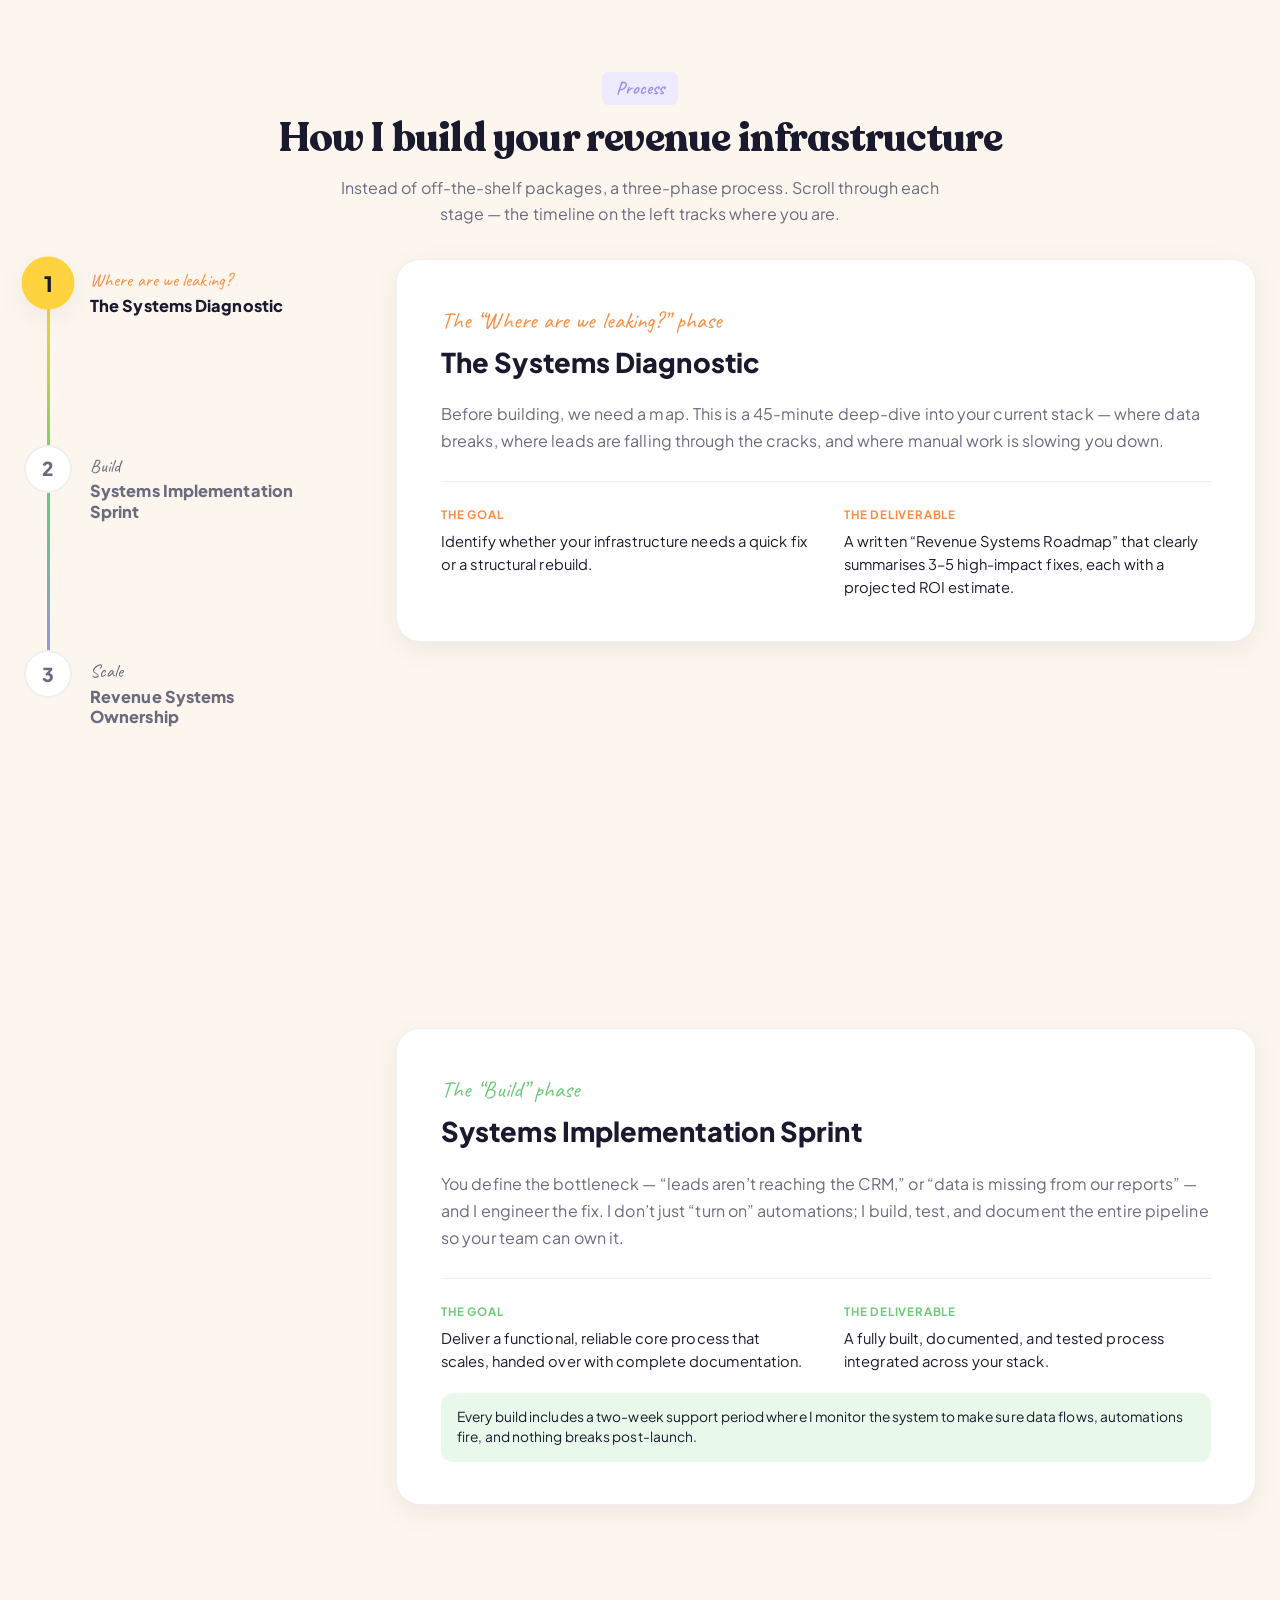
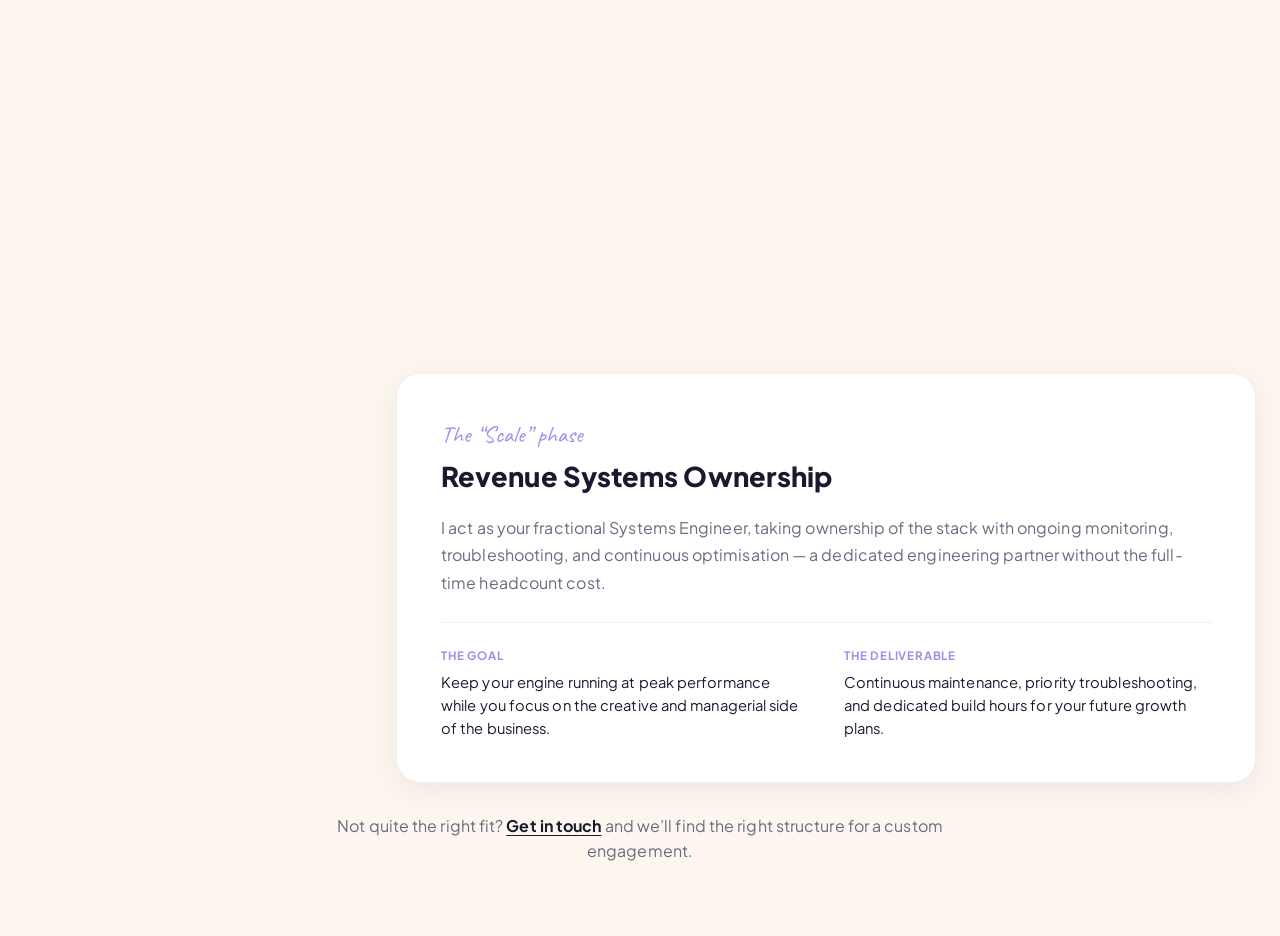
<file: process-variants/variant-e-vertical-tabs.html>
<!DOCTYPE html><html lang="en"><head><meta charset="UTF-8">
<meta name="viewport" content="width=device-width,initial-scale=1.0"><title>Variant E — Vertical scroll tabs</title>
<link rel="preconnect" href="https://fonts.googleapis.com">
<link rel="preconnect" href="https://fonts.gstatic.com" crossorigin>
<link href="https://fonts.googleapis.com/css2?family=Plus+Jakarta+Sans:ital,wght@0,400;0,500;0,600;0,700;0,800&family=Caveat:wght@400;500;600;700&display=swap" rel="stylesheet">
<style>
@font-face{font-family:'Recoleta Alt';src:url('../assets/fonts/Recoleta Alt Bold.woff2') format('woff2'),url('../assets/fonts/Recoleta Alt Bold.otf') format('opentype');font-weight:700;font-display:swap;}
h1,h2,h3{font-family:'Recoleta Alt',serif;font-weight:700;}
*,*::before,*::after{margin:0;padding:0;box-sizing:border-box;}
:root{
  --bg:#FDF6EE; --bg-white:#FFFFFF; --bg-dark:#1A1A2E; --bg-dark-card:#242440;
  --text:#1A1A2E; --text-muted:#6B6B80; --text-light:#F0EDE8;
  --accent-yellow:#FFD23F; --accent-yellow-light:#FFF3CD;
  --accent-green:#6BCB77; --accent-green-light:#E8F8EA;
  --accent-purple:#9B8FE8; --accent-purple-light:#EEEAFF;
  --accent-orange:#FF8C42; --accent-orange-light:#FFF0E5;
  --accent-pink:#FF6B8A; --accent-pink-light:#FFE3EA;
  --border:rgba(0,0,0,0.06); --border-light:rgba(255,255,255,0.1);
  --shadow-sm:0 2px 8px rgba(0,0,0,0.04); --shadow-md:0 8px 30px rgba(0,0,0,0.06); --shadow-lg:0 16px 50px rgba(0,0,0,0.08);
  --radius:16px; --radius-lg:24px;
  --font-main:'Plus Jakarta Sans',sans-serif; --font-hand:'Caveat',cursive;
}
html{scroll-behavior:smooth;}
body{font-family:var(--font-main);background:var(--bg);color:var(--text);line-height:1.6;font-size:1.125rem;letter-spacing:.005em;-webkit-font-smoothing:antialiased;}
.container{max-width:1300px;margin:0 auto;padding:0 24px;}
section{padding:72px 0;}
.section-label{display:inline-block;font-family:var(--font-hand);font-size:1.15rem;font-weight:600;color:var(--accent-purple);background:var(--accent-purple-light);padding:2px 14px;border-radius:6px;margin-bottom:10px;}
.section-title{font-size:clamp(1.8rem,3.5vw,2.5rem);font-weight:800;letter-spacing:-.02em;margin-bottom:14px;line-height:1.15;}
.section-subtitle{font-size:1rem;color:var(--text-muted);max-width:600px;margin-bottom:24px;}
.section-center{text-align:center;}
.section-center .section-subtitle{margin-left:auto;margin-right:auto;}
.vt-wrap{display:grid;grid-template-columns:300px 1fr;gap:72px;text-align:left;margin-top:32px;align-items:start;}
.vt-rail{position:sticky;top:150px;display:flex;flex-direction:column;}
.vt-rail::before{content:'';position:absolute;left:23px;top:24px;bottom:40px;width:3px;border-radius:3px;background:linear-gradient(180deg,var(--accent-yellow) 0%,var(--accent-green) 50%,var(--accent-purple) 100%);}
.vt-tab{position:relative;display:flex;gap:18px;align-items:flex-start;padding-bottom:128px;text-decoration:none;color:inherit;cursor:pointer;}
.vt-tab:last-child{padding-bottom:0;}
.vt-num{flex-shrink:0;width:48px;height:48px;border-radius:50%;display:flex;align-items:center;justify-content:center;font-weight:800;font-size:1.2rem;background:var(--bg-white);border:2px solid var(--border);color:var(--text-muted);transition:all .35s;z-index:1;}
.vt-ltext{padding-top:6px;}
.vt-lphase{font-family:var(--font-hand);font-size:1.15rem;color:var(--text-muted);transition:color .35s;line-height:1;}
.vt-lname{font-weight:800;font-size:1.02rem;color:var(--text-muted);transition:color .35s;line-height:1.25;margin-top:2px;display:block;}
.vt-tab.active .vt-lname{color:var(--text);}
.vt-tab.active .vt-num{transform:scale(1.1);box-shadow:var(--shadow-md);}
.vt-tab:nth-child(1).active .vt-num,.vt-tab:nth-child(1).done .vt-num{background:var(--accent-yellow);border-color:var(--accent-yellow);color:var(--text);}
.vt-tab:nth-child(2).active .vt-num,.vt-tab:nth-child(2).done .vt-num{background:var(--accent-green);border-color:var(--accent-green);color:#fff;}
.vt-tab:nth-child(3).active .vt-num,.vt-tab:nth-child(3).done .vt-num{background:var(--accent-purple);border-color:var(--accent-purple);color:#fff;}
.vt-tab:nth-child(1).active .vt-lphase{color:var(--accent-orange);}
.vt-tab:nth-child(2).active .vt-lphase{color:var(--accent-green);}
.vt-tab:nth-child(3).active .vt-lphase{color:var(--accent-purple);}
.vt-content{display:flex;flex-direction:column;}
.vt-stage{min-height:88vh;display:flex;flex-direction:column;justify-content:center;}
.vt-stage:first-child{min-height:68vh;justify-content:flex-start;}
.vt-stage:last-child{min-height:80vh;justify-content:flex-end;}
.vt-inner{background:var(--bg-white);border:1.5px solid var(--border);border-radius:var(--radius-lg);padding:42px 44px;box-shadow:var(--shadow-md);}
.vt-eyebrow{font-family:var(--font-hand);font-size:1.45rem;margin-bottom:2px;}
.vt-stage:nth-child(1) .vt-eyebrow{color:var(--accent-orange);}
.vt-stage:nth-child(2) .vt-eyebrow{color:var(--accent-green);}
.vt-stage:nth-child(3) .vt-eyebrow{color:var(--accent-purple);}
.vt-h{font-size:1.7rem;font-weight:800;margin-bottom:16px;}
.vt-desc{color:var(--text-muted);font-size:1rem;line-height:1.7;margin-bottom:26px;}
.vt-meta{display:flex;gap:36px;flex-wrap:wrap;border-top:1px solid var(--border);padding-top:24px;}
.vt-meta>div{flex:1;min-width:200px;}
.vt-mlabel{font-size:.72rem;font-weight:700;text-transform:uppercase;letter-spacing:.07em;margin-bottom:6px;}
.vt-stage:nth-child(1) .vt-mlabel{color:var(--accent-orange);}
.vt-stage:nth-child(2) .vt-mlabel{color:var(--accent-green);}
.vt-stage:nth-child(3) .vt-mlabel{color:var(--accent-purple);}
.vt-mval{font-size:.92rem;color:var(--text);line-height:1.55;}
.vt-support{margin-top:20px;background:var(--accent-green-light);border-radius:12px;padding:14px 16px;font-size:.86rem;color:var(--text);line-height:1.5;}
.vt-outro{text-align:center;max-width:620px;margin:30px auto 0;font-size:1rem;color:var(--text-muted);}
.vt-outro a{color:var(--text);font-weight:700;text-decoration:underline;text-underline-offset:3px;}
</style></head><body>
<section><div class="container">
  <div class="section-center">
    <div class="section-label">Process</div>
    <h2 class="section-title">How I build your revenue infrastructure</h2>
    <div class="section-subtitle">Instead of off-the-shelf packages, a three-phase process. Scroll through each stage — the timeline on the left tracks where you are.</div>
  </div>
  <div class="vt-wrap">
    <nav class="vt-rail">
      <a class="vt-tab active" href="#stage1"><span class="vt-num">1</span><span class="vt-ltext"><span class="vt-lphase">Where are we leaking?</span><span class="vt-lname">The Systems Diagnostic</span></span></a>
      <a class="vt-tab" href="#stage2"><span class="vt-num">2</span><span class="vt-ltext"><span class="vt-lphase">Build</span><span class="vt-lname">Systems Implementation Sprint</span></span></a>
      <a class="vt-tab" href="#stage3"><span class="vt-num">3</span><span class="vt-ltext"><span class="vt-lphase">Scale</span><span class="vt-lname">Revenue Systems Ownership</span></span></a>
    </nav>
    <div class="vt-content">
      <div class="vt-stage" id="stage1"><div class="vt-inner">
        <div class="vt-eyebrow">The &ldquo;Where are we leaking?&rdquo; phase</div>
        <div class="vt-h">The Systems Diagnostic</div>
        <p class="vt-desc">Before building, we need a map. This is a 45-minute deep-dive into your current stack — where data breaks, where leads are falling through the cracks, and where manual work is slowing you down.</p>
        <div class="vt-meta"><div><div class="vt-mlabel">The Goal</div><div class="vt-mval">Identify whether your infrastructure needs a quick fix or a structural rebuild.</div></div><div><div class="vt-mlabel">The Deliverable</div><div class="vt-mval">A written &ldquo;Revenue Systems Roadmap&rdquo; that clearly summarises 3–5 high-impact fixes, each with a projected ROI estimate.</div></div></div>
        
      </div></div>
      <div class="vt-stage" id="stage2"><div class="vt-inner">
        <div class="vt-eyebrow">The &ldquo;Build&rdquo; phase</div>
        <div class="vt-h">Systems Implementation Sprint</div>
        <p class="vt-desc">You define the bottleneck — &ldquo;leads aren&rsquo;t reaching the CRM,&rdquo; or &ldquo;data is missing from our reports&rdquo; — and I engineer the fix. I don&rsquo;t just &ldquo;turn on&rdquo; automations; I build, test, and document the entire pipeline so your team can own it.</p>
        <div class="vt-meta"><div><div class="vt-mlabel">The Goal</div><div class="vt-mval">Deliver a functional, reliable core process that scales, handed over with complete documentation.</div></div><div><div class="vt-mlabel">The Deliverable</div><div class="vt-mval">A fully built, documented, and tested process integrated across your stack.</div></div></div>
        <div class="vt-support">Every build includes a two-week support period where I monitor the system to make sure data flows, automations fire, and nothing breaks post-launch.</div>
      </div></div>
      <div class="vt-stage" id="stage3"><div class="vt-inner">
        <div class="vt-eyebrow">The &ldquo;Scale&rdquo; phase</div>
        <div class="vt-h">Revenue Systems Ownership</div>
        <p class="vt-desc">I act as your fractional Systems Engineer, taking ownership of the stack with ongoing monitoring, troubleshooting, and continuous optimisation — a dedicated engineering partner without the full-time headcount cost.</p>
        <div class="vt-meta"><div><div class="vt-mlabel">The Goal</div><div class="vt-mval">Keep your engine running at peak performance while you focus on the creative and managerial side of the business.</div></div><div><div class="vt-mlabel">The Deliverable</div><div class="vt-mval">Continuous maintenance, priority troubleshooting, and dedicated build hours for your future growth plans.</div></div></div>
        
      </div></div>
    </div>
  </div>
  <p class="vt-outro">Not quite the right fit? <a href="#contact">Get in touch</a> and we&rsquo;ll find the right structure for a custom engagement.</p>
</div></section>

<script>
(function(){
  var tabs=[].slice.call(document.querySelectorAll('.vt-tab'));
  var stages=[].slice.call(document.querySelectorAll('.vt-stage'));
  function setActive(i){tabs.forEach(function(t,j){t.classList.toggle('active',j===i);t.classList.toggle('done',j<i);});}
  if('IntersectionObserver' in window){
    var io=new IntersectionObserver(function(entries){
      entries.forEach(function(e){ if(e.isIntersecting){ setActive(stages.indexOf(e.target)); } });
    },{rootMargin:'-45% 0px -45% 0px',threshold:0});
    stages.forEach(function(s){io.observe(s);});
  }
  tabs.forEach(function(t,i){t.addEventListener('click',function(ev){ev.preventDefault();stages[i].scrollIntoView({behavior:'smooth',block:'center'});});});
})();
</script>

</body></html>
</file>
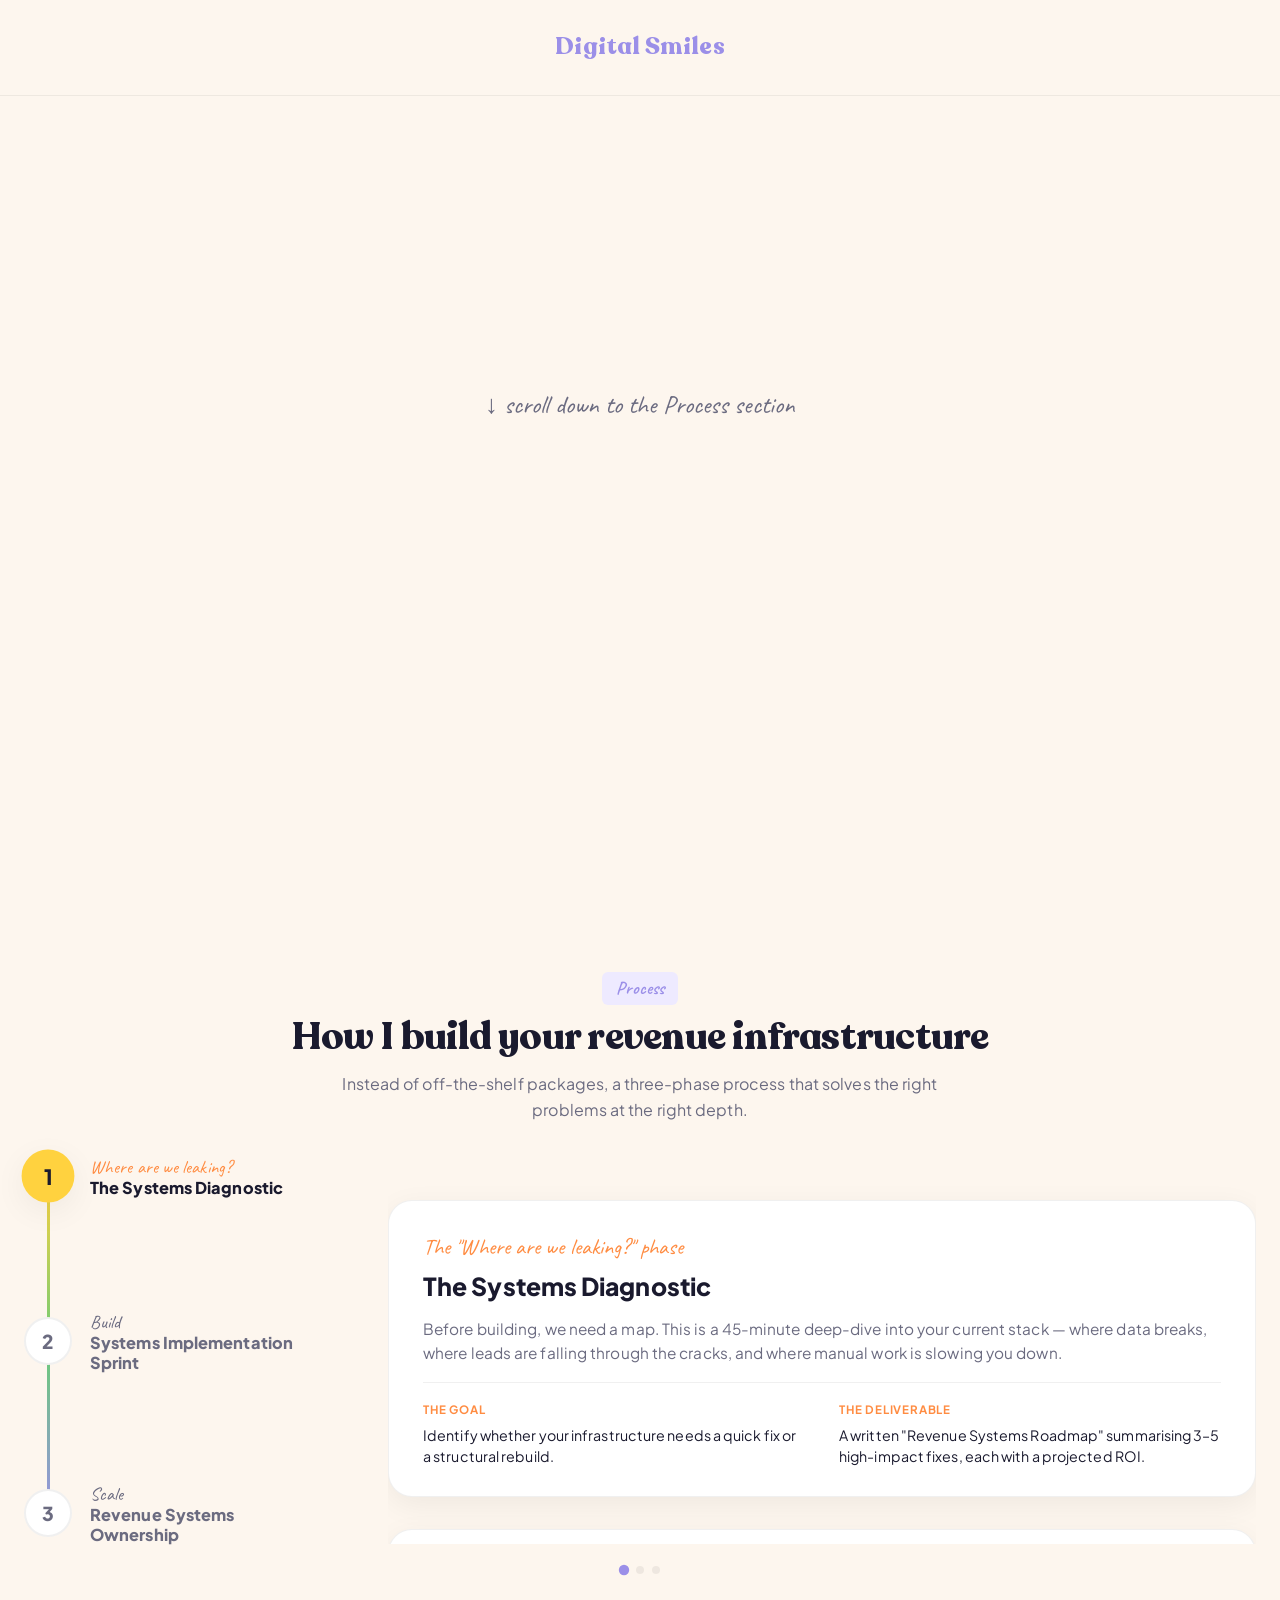
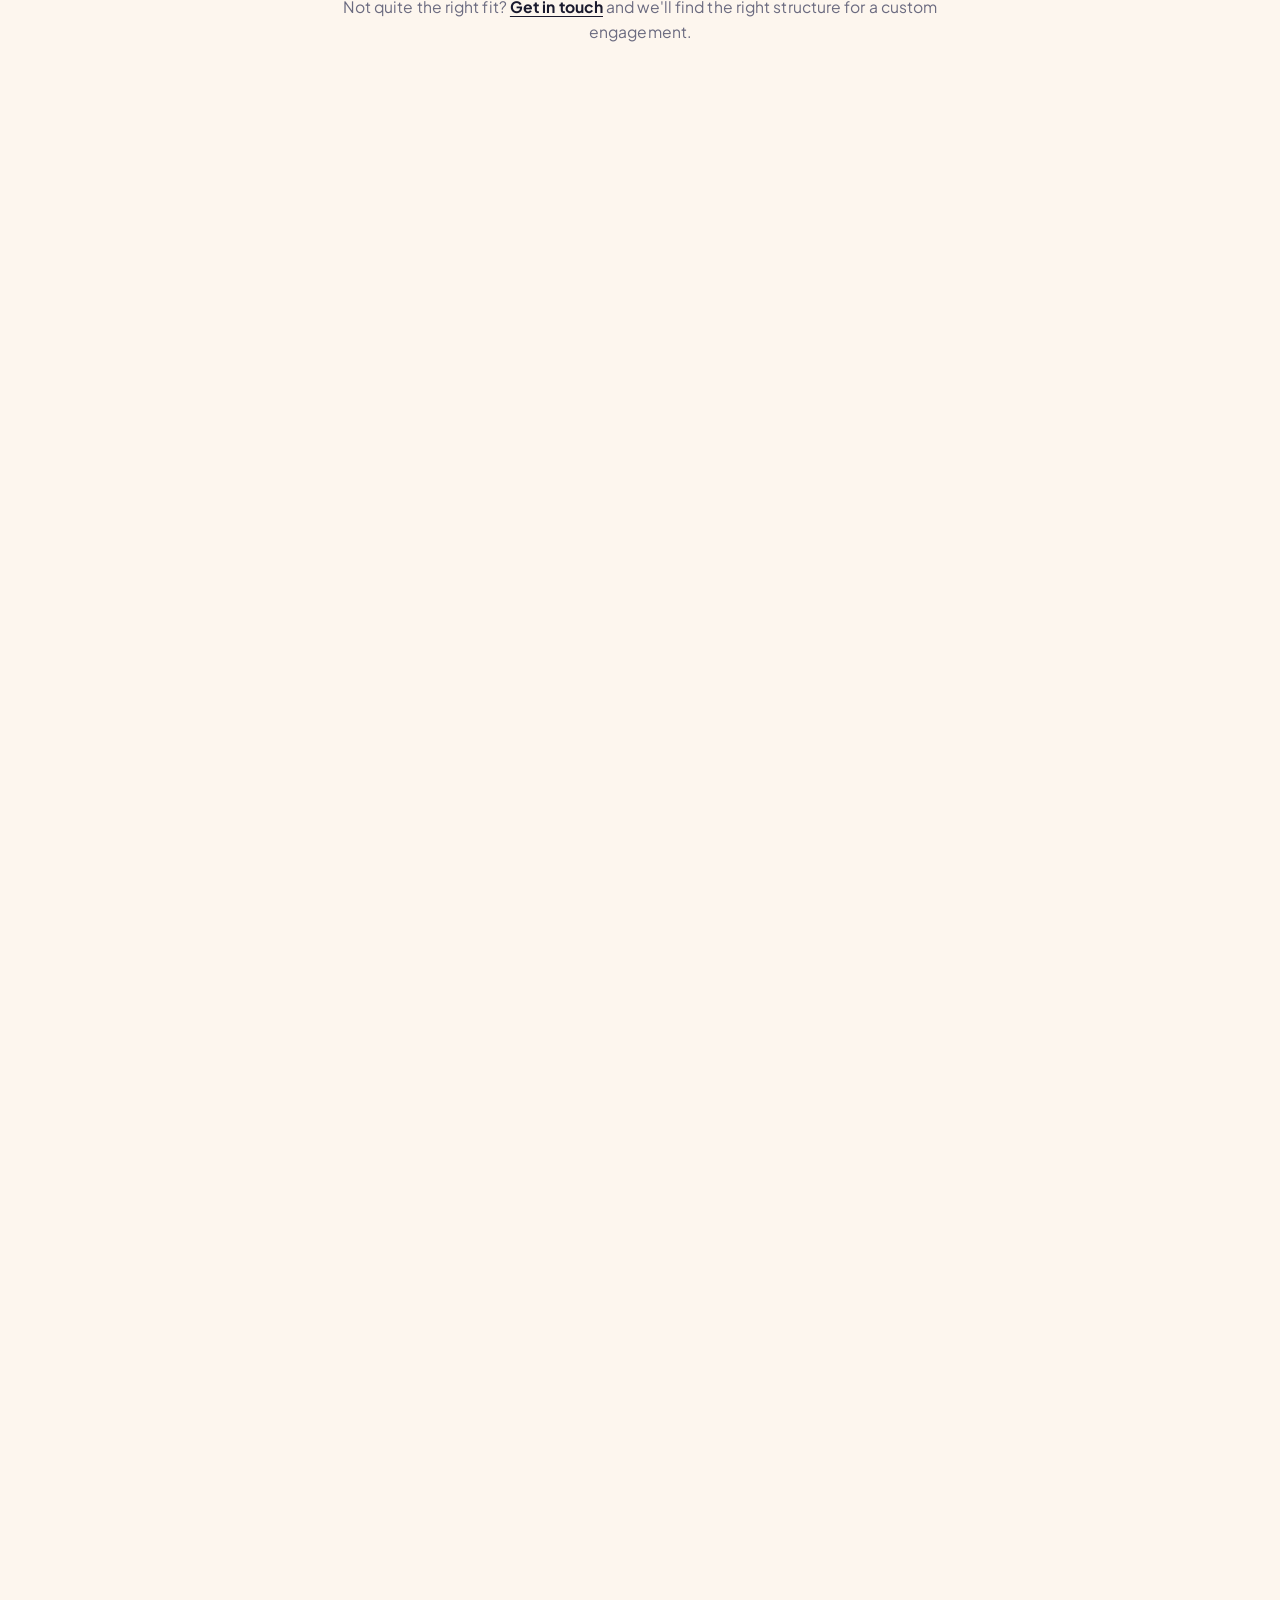
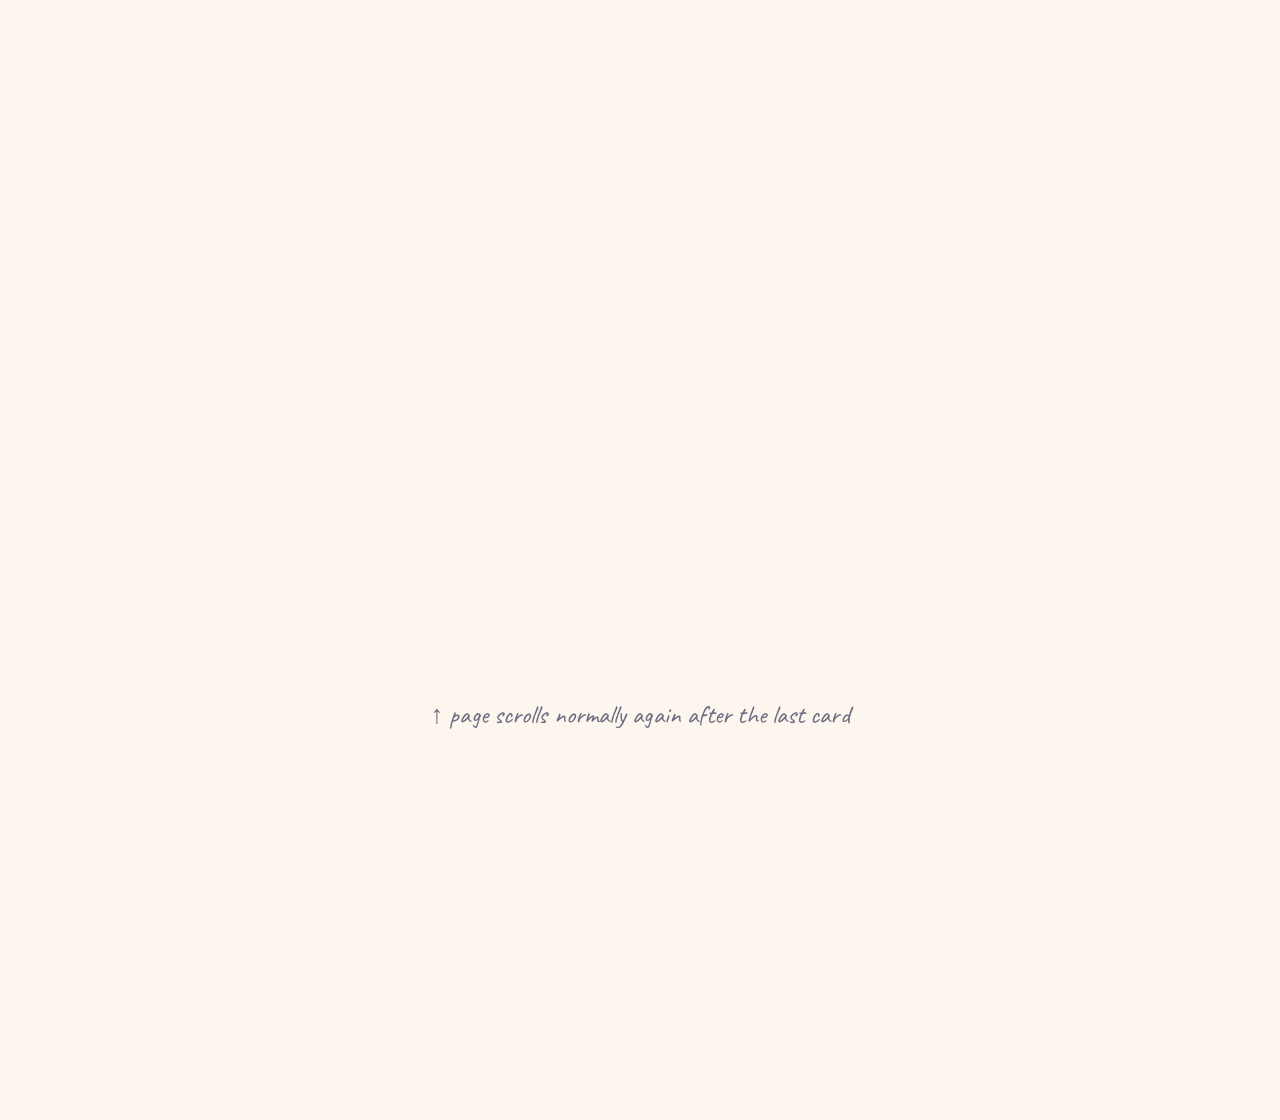
<file: process-variants/variant-f-pinned.html>
<!DOCTYPE html><html lang="en"><head><meta charset="UTF-8">
<meta name="viewport" content="width=device-width,initial-scale=1.0"><title>Variant F — Pinned scroll panel</title>
<link rel="preconnect" href="https://fonts.googleapis.com">
<link rel="preconnect" href="https://fonts.gstatic.com" crossorigin>
<link href="https://fonts.googleapis.com/css2?family=Plus+Jakarta+Sans:ital,wght@0,400;0,500;0,600;0,700;0,800&family=Caveat:wght@400;500;600;700&display=swap" rel="stylesheet">
<style>
@font-face{font-family:'Recoleta Alt';src:url('../assets/fonts/Recoleta Alt Bold.woff2') format('woff2'),url('../assets/fonts/Recoleta Alt Bold.otf') format('opentype');font-weight:700;font-display:swap;}
h1,h2,h3{font-family:'Recoleta Alt',serif;font-weight:700;}
*,*::before,*::after{margin:0;padding:0;box-sizing:border-box;}
:root{
  --bg:#FDF6EE; --bg-white:#FFFFFF; --bg-dark:#1A1A2E;
  --text:#1A1A2E; --text-muted:#6B6B80; --text-light:#F0EDE8;
  --accent-yellow:#FFD23F; --accent-yellow-light:#FFF3CD;
  --accent-green:#6BCB77; --accent-green-light:#E8F8EA;
  --accent-purple:#9B8FE8; --accent-purple-light:#EEEAFF;
  --accent-orange:#FF8C42; --accent-orange-light:#FFF0E5;
  --accent-pink:#FF6B8A; --accent-pink-light:#FFE3EA;
  --border:rgba(0,0,0,0.06);
  --shadow-sm:0 2px 8px rgba(0,0,0,0.04); --shadow-md:0 8px 30px rgba(0,0,0,0.06); --shadow-lg:0 16px 50px rgba(0,0,0,0.08);
  --radius:16px; --radius-lg:24px;
  --font-main:'Plus Jakarta Sans',sans-serif; --font-hand:'Caveat',cursive;
  --nav-h:96px;
  --win-h:min(50vh,392px);
}
html{scroll-behavior:smooth;}
body{font-family:var(--font-main);background:var(--bg);color:var(--text);line-height:1.6;font-size:1.125rem;letter-spacing:.005em;-webkit-font-smoothing:antialiased;}
.container{max-width:1300px;margin:0 auto;padding:0 24px;}

/* faux fixed nav so the pinned centring matches the real site */
.faux-nav{position:fixed;top:0;left:0;right:0;height:var(--nav-h);z-index:100;display:flex;align-items:center;background:rgba(253,246,238,0.85);backdrop-filter:blur(20px);border-bottom:1px solid var(--border);}
.faux-nav .logo{font-family:'Recoleta Alt',serif;font-size:1.5rem;color:var(--accent-purple);font-weight:700;}

.spacer{min-height:90vh;display:flex;align-items:center;justify-content:center;color:var(--text-muted);font-family:var(--font-hand);font-size:1.6rem;}

.section-label{display:inline-block;font-family:var(--font-hand);font-size:1.15rem;font-weight:600;color:var(--accent-purple);background:var(--accent-purple-light);padding:2px 14px;border-radius:6px;margin-bottom:10px;}
.section-title{font-size:clamp(1.7rem,3.2vw,2.4rem);font-weight:800;letter-spacing:-.02em;margin-bottom:12px;line-height:1.15;}
.section-subtitle{font-size:1rem;color:var(--text-muted);max-width:600px;margin:0 auto;}

/* ── Pin mechanics ── */
.pin-track{position:relative;height:300vh;}
.pin{position:sticky;top:0;height:100vh;display:flex;flex-direction:column;justify-content:center;padding-top:var(--nav-h);}
.pin-head{text-align:center;margin-bottom:30px;}
.pin-body{display:grid;grid-template-columns:300px 1fr;gap:64px;align-items:stretch;text-align:left;}

/* rail */
.pin-rail{position:relative;display:flex;flex-direction:column;justify-content:space-between;height:var(--win-h);}
.pin-rail::before{content:'';position:absolute;left:23px;top:24px;bottom:24px;width:3px;border-radius:3px;background:linear-gradient(180deg,var(--accent-yellow) 0%,var(--accent-green) 50%,var(--accent-purple) 100%);}
.pin-tab{position:relative;display:flex;gap:18px;align-items:center;text-decoration:none;color:inherit;cursor:pointer;}
.pin-num{flex-shrink:0;width:48px;height:48px;border-radius:50%;display:flex;align-items:center;justify-content:center;font-weight:800;font-size:1.2rem;background:var(--bg-white);border:2px solid var(--border);color:var(--text-muted);transition:all .35s;z-index:1;}
.pin-ltext{line-height:1.2;}
.pin-lphase{font-family:var(--font-hand);font-size:1.15rem;color:var(--text-muted);transition:color .35s;}
.pin-lname{font-weight:800;font-size:1.02rem;color:var(--text-muted);transition:color .35s;display:block;}
.pin-tab.active .pin-lname{color:var(--text);}
.pin-tab.active .pin-num{transform:scale(1.1);box-shadow:var(--shadow-md);}
.pin-tab:nth-child(1).active .pin-num,.pin-tab:nth-child(1).done .pin-num{background:var(--accent-yellow);border-color:var(--accent-yellow);color:var(--text);}
.pin-tab:nth-child(2).active .pin-num,.pin-tab:nth-child(2).done .pin-num{background:var(--accent-green);border-color:var(--accent-green);color:#fff;}
.pin-tab:nth-child(3).active .pin-num,.pin-tab:nth-child(3).done .pin-num{background:var(--accent-purple);border-color:var(--accent-purple);color:#fff;}
.pin-tab:nth-child(1).active .pin-lphase{color:var(--accent-orange);}
.pin-tab:nth-child(2).active .pin-lphase{color:var(--accent-green);}
.pin-tab:nth-child(3).active .pin-lphase{color:var(--accent-purple);}

/* card window + sliding column (cards hug their content, with a gap between) */
.pin-window{height:var(--win-h);overflow:hidden;background:var(--bg);}
.pin-cards{position:relative;display:flex;flex-direction:column;}
.pin-card{flex:0 0 auto;margin-bottom:32px;}
.pin-card:last-child{margin-bottom:0;}
.pin-inner{background:var(--bg-white);border:1.5px solid var(--border);border-radius:var(--radius-lg);padding:28px 34px;box-shadow:var(--shadow-md);}
.pin-cardnum{display:none;}
.pin-eyebrow{font-family:var(--font-hand);font-size:1.4rem;margin-bottom:2px;}
.pin-card:nth-child(1) .pin-eyebrow{color:var(--accent-orange);}
.pin-card:nth-child(2) .pin-eyebrow{color:var(--accent-green);}
.pin-card:nth-child(3) .pin-eyebrow{color:var(--accent-purple);}
.pin-h{font-size:1.55rem;font-weight:800;margin-bottom:10px;}
.pin-desc{color:var(--text-muted);font-size:0.96rem;line-height:1.55;margin-bottom:18px;}
.pin-meta{display:flex;gap:34px;flex-wrap:wrap;border-top:1px solid var(--border);padding-top:18px;}
.pin-meta>div{flex:1;min-width:200px;}
.pin-mlabel{font-size:0.72rem;font-weight:700;text-transform:uppercase;letter-spacing:.07em;margin-bottom:5px;}
.pin-card:nth-child(1) .pin-mlabel{color:var(--accent-orange);}
.pin-card:nth-child(2) .pin-mlabel{color:var(--accent-green);}
.pin-card:nth-child(3) .pin-mlabel{color:var(--accent-purple);}
.pin-mval{font-size:0.89rem;color:var(--text);line-height:1.5;}
.pin-support{margin-top:14px;background:var(--accent-green-light);border-radius:12px;padding:11px 14px;font-size:0.83rem;color:var(--text);line-height:1.45;}

.pin-progress{display:flex;gap:8px;justify-content:center;margin-top:22px;}
.pin-dot{width:8px;height:8px;border-radius:50%;background:var(--border);transition:all .3s;}
.pin-dot.on{background:var(--accent-purple);transform:scale(1.3);}

.pin-outro{text-align:center;max-width:620px;margin:20px auto 0;font-size:0.98rem;color:var(--text-muted);}
.pin-outro a{color:var(--text);font-weight:700;text-decoration:underline;text-underline-offset:3px;}

/* ── Fallback: mobile + reduced-motion → no pin, stacked cards ── */
@media (max-width:900px){
  .pin-track{height:auto;}
  .pin{position:static;height:auto;display:block;padding-top:40px;}
  .pin-head{margin-bottom:28px;}
  .pin-body{grid-template-columns:1fr;gap:0;}
  .pin-rail,.pin-progress{display:none;}
  .pin-window{height:auto;overflow:visible;background:transparent;}
  .pin-cards{display:block;transform:none!important;}
  .pin-card{margin-bottom:22px;}
  .pin-cardnum{display:inline-flex;width:44px;height:44px;border-radius:50%;align-items:center;justify-content:center;font-weight:800;font-size:1.1rem;color:#fff;margin-bottom:14px;}
  .pin-card:nth-child(1) .pin-cardnum{background:var(--accent-yellow);color:var(--text);}
  .pin-card:nth-child(2) .pin-cardnum{background:var(--accent-green);}
  .pin-card:nth-child(3) .pin-cardnum{background:var(--accent-purple);}
  .pin-outro{margin-top:8px;}
}
@media (prefers-reduced-motion: reduce){
  .pin-track{height:auto;}
  .pin{position:static;height:auto;display:block;padding-top:40px;}
  .pin-body{grid-template-columns:1fr;gap:0;}
  .pin-rail,.pin-progress{display:none;}
  .pin-window{height:auto;overflow:visible;background:transparent;}
  .pin-cards{display:block;transform:none!important;}
  .pin-card{margin-bottom:22px;}
  .pin-cardnum{display:inline-flex;width:44px;height:44px;border-radius:50%;align-items:center;justify-content:center;font-weight:800;font-size:1.1rem;color:#fff;margin-bottom:14px;}
  .pin-card:nth-child(1) .pin-cardnum{background:var(--accent-yellow);color:var(--text);}
  .pin-card:nth-child(2) .pin-cardnum{background:var(--accent-green);}
  .pin-card:nth-child(3) .pin-cardnum{background:var(--accent-purple);}
  .pin-outro{margin-top:8px;}
}
</style></head><body>

<div class="faux-nav"><div class="container"><span class="logo">Digital Smiles</span></div></div>

<section class="spacer">↓ scroll down to the Process section</section>

<section id="process">
  <div class="pin-track">
    <div class="pin">
      <div class="container">
        <div class="pin-head">
          <div class="section-label">Process</div>
          <h2 class="section-title">How I build your revenue infrastructure</h2>
          <div class="section-subtitle">Instead of off-the-shelf packages, a three-phase process that solves the right problems at the right depth.</div>
        </div>
        <div class="pin-body">
          <div class="pin-rail">
            <a class="pin-tab active" href="#stage1"><span class="pin-num">1</span><span class="pin-ltext"><span class="pin-lphase">Where are we leaking?</span><span class="pin-lname">The Systems Diagnostic</span></span></a>
            <a class="pin-tab" href="#stage2"><span class="pin-num">2</span><span class="pin-ltext"><span class="pin-lphase">Build</span><span class="pin-lname">Systems Implementation Sprint</span></span></a>
            <a class="pin-tab" href="#stage3"><span class="pin-num">3</span><span class="pin-ltext"><span class="pin-lphase">Scale</span><span class="pin-lname">Revenue Systems Ownership</span></span></a>
          </div>
          <div class="pin-window">
            <div class="pin-cards">
              <div class="pin-card" id="stage1"><div class="pin-inner">
                <span class="pin-cardnum">1</span>
                <div class="pin-eyebrow">The "Where are we leaking?" phase</div>
                <div class="pin-h">The Systems Diagnostic</div>
                <p class="pin-desc">Before building, we need a map. This is a 45-minute deep-dive into your current stack — where data breaks, where leads are falling through the cracks, and where manual work is slowing you down.</p>
                <div class="pin-meta">
                  <div><div class="pin-mlabel">The Goal</div><div class="pin-mval">Identify whether your infrastructure needs a quick fix or a structural rebuild.</div></div>
                  <div><div class="pin-mlabel">The Deliverable</div><div class="pin-mval">A written "Revenue Systems Roadmap" summarising 3–5 high-impact fixes, each with a projected ROI.</div></div>
                </div>
              </div></div>
              <div class="pin-card" id="stage2"><div class="pin-inner">
                <span class="pin-cardnum">2</span>
                <div class="pin-eyebrow">The "Build" phase</div>
                <div class="pin-h">Systems Implementation Sprint</div>
                <p class="pin-desc">You define the bottleneck — "leads aren't reaching the CRM," or "data is missing from reports" — and I engineer the fix. I don't just "turn on" automations; I build, test, and document the whole pipeline so your team can own it.</p>
                <div class="pin-meta">
                  <div><div class="pin-mlabel">The Goal</div><div class="pin-mval">A functional, reliable core process that scales, handed over with complete documentation.</div></div>
                  <div><div class="pin-mlabel">The Deliverable</div><div class="pin-mval">A fully built, documented, and tested process integrated across your stack.</div></div>
                </div>
                <div class="pin-support">Every build includes a two-week support period where I monitor the system to make sure data flows, automations fire, and nothing breaks post-launch.</div>
              </div></div>
              <div class="pin-card" id="stage3"><div class="pin-inner">
                <span class="pin-cardnum">3</span>
                <div class="pin-eyebrow">The "Scale" phase</div>
                <div class="pin-h">Revenue Systems Ownership</div>
                <p class="pin-desc">I act as your fractional Systems Engineer, taking ownership of the stack with ongoing monitoring, troubleshooting, and continuous optimisation — a dedicated engineering partner without the full-time headcount cost.</p>
                <div class="pin-meta">
                  <div><div class="pin-mlabel">The Goal</div><div class="pin-mval">Keep your engine running at peak performance while you focus on the business.</div></div>
                  <div><div class="pin-mlabel">The Deliverable</div><div class="pin-mval">Continuous maintenance, priority troubleshooting, and dedicated build hours for future growth.</div></div>
                </div>
              </div></div>
            </div>
          </div>
        </div>
        <div class="pin-progress"><span class="pin-dot on"></span><span class="pin-dot"></span><span class="pin-dot"></span></div>
        <p class="pin-outro">Not quite the right fit? <a href="#contact">Get in touch</a> and we'll find the right structure for a custom engagement.</p>
      </div>
    </div>
  </div>
</section>

<section class="spacer">↑ page scrolls normally again after the last card</section>

<script>
(function(){
  var track  = document.querySelector('.pin-track');
  var win    = document.querySelector('.pin-window');
  var cardsEl= document.querySelector('.pin-cards');
  var cardEls= [].slice.call(cardsEl ? cardsEl.children : []);
  var tabs   = [].slice.call(document.querySelectorAll('.pin-tab'));
  var dots   = [].slice.call(document.querySelectorAll('.pin-dot'));
  var n = tabs.length;
  if(!track || !win || !cardsEl || !n) return;
  var mqMobile = window.matchMedia('(max-width:900px)');
  var mqReduce = window.matchMedia('(prefers-reduced-motion: reduce)');
  function pinned(){ return !mqMobile.matches && !mqReduce.matches; }
  var ticking=false, trackTop=0, scrollable=1, offsets=[];
  function recalc(){
    trackTop = track.getBoundingClientRect().top + window.scrollY;
    scrollable = Math.max(1, track.offsetHeight - window.innerHeight);
    var wc = win.clientHeight/2;
    offsets = cardEls.map(function(c){ return c.offsetTop + c.offsetHeight/2 - wc; });
  }
  function setActive(idx){
    tabs.forEach(function(t,j){ t.classList.toggle('active', j===idx); t.classList.toggle('done', j<idx); });
    dots.forEach(function(d,j){ d.classList.toggle('on', j===idx); });
  }
  function update(){
    ticking=false;
    if(!pinned()){ cardsEl.style.transform=''; setActive(0); return; }
    var p = (window.scrollY - trackTop) / scrollable;
    if(p<0) p=0; if(p>1) p=1;
    var f = p*(n-1), lo = Math.floor(f), hi = Math.min(lo+1, n-1), fr = f-lo;
    var ty = offsets[lo] + (offsets[hi]-offsets[lo])*fr;
    cardsEl.style.transform = 'translateY(' + (-ty) + 'px)';
    setActive(Math.round(f));
  }
  function onScroll(){ if(!ticking){ ticking=true; requestAnimationFrame(update); } }
  function refresh(){ recalc(); update(); }
  refresh();
  window.addEventListener('scroll', onScroll, {passive:true});
  window.addEventListener('resize', refresh);
  window.addEventListener('load', refresh);
  if(document.fonts && document.fonts.ready){ document.fonts.ready.then(refresh); }
  tabs.forEach(function(t,i){
    t.addEventListener('click', function(e){
      if(!pinned()) return;
      e.preventDefault();
      window.scrollTo({ top: trackTop + (i/(n-1))*scrollable, behavior:'smooth' });
    });
  });
})();
</script>
</body></html>
</file>
<file: assets/css/fonts.css>
/* Kedebideri and Caveat are loaded through the Google Fonts link in index.html. */
@font-face {
  font-family: 'Recoleta Alt';
  src: url('../fonts/Recoleta Alt Bold.woff2') format('woff2'),
       url('../fonts/Recoleta Alt Bold.otf') format('opentype');
  font-weight: 700;
  font-style: normal;
  font-display: swap;
}

:root {
  --font-main: 'Kedebideri', sans-serif;
  --font-heading: 'Recoleta Alt', serif;
  --font-hand: 'Caveat', cursive;
}
</file>
<file: assets/css/figma-colours.css>
/*
 * Digital Smiles Style Guide — Branding Colours
 * Source: https://www.figma.com/design/Sx1YlZ01yQzzEGhBywKTWw/Digital-Smiles-Style-Guide
 * Names match the lowercase Figma variables, with group slashes replaced by hyphens.
 * Usage: color: var(--primary-green-500);
 */

:root {
  /* primary-green */
  --primary-green-900: #002616;
  --primary-green-800: #034328;
  --primary-green-700: #0A6E43;
  --primary-green-600: #1D9964;
  --primary-green-500: #35B87F;
  --primary-green-400: #62D9A5;
  --primary-green-300: #97E8C5;
  --primary-green-200: #C6F7E2;
  --primary-green-100: #F2FFF9;

  /* primary-pink */
  --primary-pink-900: #260014;
  --primary-pink-800: #73003B;
  --primary-pink-700: #99225F;
  --primary-pink-600: #B2256F;
  --primary-pink-500: #D94090;
  --primary-pink-400: #E069A7;
  --primary-pink-300: #EB98C3;
  --primary-pink-200: #F5CBE1;
  --primary-pink-100: #FFF2F9;

  /* primary-yellow */
  --primary-yellow-900: #261F00;
  --primary-yellow-800: #745D00;
  --primary-yellow-700: #A68500;
  --primary-yellow-600: #CCA305;
  --primary-yellow-500: #FFCC06;
  --primary-yellow-400: #FFDC52;
  --primary-yellow-300: #FFE88D;
  --primary-yellow-200: #FFF2BE;
  --primary-yellow-100: #FFFCF2;

  /* primary-purple */
  --primary-purple-900: #070226;
  --primary-purple-800: #190B73;
  --primary-purple-700: #3221A5;
  --primary-purple-600: #4B39C7;
  --primary-purple-500: #6E5EE0;
  --primary-purple-400: #8D81EB;
  --primary-purple-300: #B1A5F2;
  --primary-purple-200: #CDC6F7;
  --primary-purple-100: #F4F2FF;

  /* secondary */
  --secondary-background: #FFF8ED;
  --secondary-dark: #070226;
  --secondary-white: #FFFFFF;
}
</file>
<file: assets/css/figma-typography.css>
/*
 * Digital Smiles Style Guide — text styles
 * Source: https://www.figma.com/design/Sx1YlZ01yQzzEGhBywKTWw/Digital-Smiles-Style-Guide
 * Class names are lowercase Figma style names with spaces replaced by hyphens.
 * Figma AUTO line height maps to normal. Sizes retain the source pixel values.
 * Example: <h2 class="heading-2-accented">A heading</h2>
 */

/* Figma: Heading 1 */
.heading-1 {
  font-family: var(--font-heading);
  font-size: 80px;
  font-weight: 700;
  font-style: normal;
  line-height: 85px;
  letter-spacing: 1px;
  text-transform: none;
  text-decoration: none;
  text-indent: 0;
}

/* Figma: Body */
.body {
  font-family: var(--font-main);
  font-size: 18px;
  font-weight: 400;
  font-style: normal;
  line-height: normal;
  letter-spacing: 1px;
  text-transform: none;
  text-decoration: none;
  text-indent: 0;
}

/* Figma: Heading 1 Accented */
.heading-1-accented {
  font-family: var(--font-heading);
  font-size: 80px;
  font-weight: 700;
  font-style: normal;
  line-height: 85px;
  letter-spacing: 1px;
  text-transform: none;
  text-decoration: underline;
  text-indent: 0;
}

/* Figma: Headings 3 */
.headings-3 {
  font-family: var(--font-main);
  font-size: 20px;
  font-weight: 400;
  font-style: normal;
  line-height: 30px;
  letter-spacing: 0.8px;
  text-transform: none;
  text-decoration: none;
  text-indent: 0;
}

/* Figma: Heading 2 */
.heading-2 {
  font-family: var(--font-heading);
  font-size: 45px;
  font-weight: 700;
  font-style: normal;
  line-height: 85px;
  letter-spacing: 1px;
  text-transform: none;
  text-decoration: none;
  text-indent: 0;
}

/* Figma: Heading 2 Accented */
.heading-2-accented {
  font-family: var(--font-heading);
  font-size: 40px;
  font-weight: 700;
  font-style: normal;
  line-height: 85px;
  letter-spacing: 1px;
  text-transform: none;
  text-decoration: underline;
  text-indent: 0;
}

/* Figma: Body Small */
.body-small {
  font-family: var(--font-main);
  font-size: 15px;
  font-weight: 600;
  font-style: normal;
  line-height: normal;
  letter-spacing: 1px;
  text-transform: none;
  text-decoration: none;
  text-indent: 0;
}

/* Figma: Body Small Uppercase */
.body-small-uppercase {
  font-family: var(--font-main);
  font-size: 15px;
  font-weight: 800;
  font-style: normal;
  line-height: normal;
  letter-spacing: 1px;
  text-transform: uppercase;
  text-decoration: none;
  text-indent: 0;
}
</file>
<file: assets/css/hero.css>
/* Home Page V3 / Website Design — Figma frame 330:14169. */
.home-intro {
  --hero-grid: rgb(110 94 224 / 6.5%);
  --hero-ink: #1a1a2e;
  --hero-body: #000;
  background-color: var(--secondary-background);
  background-image: linear-gradient(var(--hero-grid) 1px, transparent 1px),
                    linear-gradient(90deg, var(--hero-grid) 1px, transparent 1px);
  background-size: 48px 48px;
  min-height: 1033px;
}

.site-nav {
  position: relative;
  inset: auto;
  z-index: 1;
  padding: 46.5px 32px 11.5px;
  background: transparent;
  backdrop-filter: none;
  border: 0;
}
.nav-inner {
  max-width: 1316px;
  min-height: 49px;
  margin-inline: auto;
  display: flex;
  align-items: center;
  gap: 32px;
}
.site-brand { display: inline-flex; margin-right: auto; flex-shrink: 0; }
.site-brand img { display: block; width: 225.9px; height: 39.331px; }
.site-nav .site-nav-links { display: flex; align-items: center; gap: 32px; }
.site-nav a {
  color: var(--primary-purple-500);
  font-size: 15px;
  font-weight: 600;
  letter-spacing: 1px;
  line-height: 19px;
  text-decoration: none;
}
.site-nav .hero-nav-cta {
  padding: 8px 24px;
  border-radius: 100px;
  background: var(--primary-purple-500);
  color: var(--secondary-white);
  white-space: nowrap;
}
.site-nav-links a:hover { text-decoration: underline; text-underline-offset: 4px; }
.site-nav .hero-nav-cta:hover { background: var(--primary-purple-600); }

.hero { padding: 67px 32px 217px; }
.hero-layout {
  position: relative;
  max-width: 1316px;
  margin-inline: auto;
  display: grid;
  grid-template-columns: 674fr 645fr;
  align-items: start;
}
.hero-copy { display: flex; flex-direction: column; gap: 20px; position: relative; z-index: 1; }
.hero-heading-group { display: flex; flex-direction: column; gap: 5px; }
.hero-eyebrow { color: var(--primary-purple-500); line-height: 20px; }
.hero h1 { margin: 0; color: var(--hero-ink); }
.hero-highlight {
  color: var(--primary-purple-500);
  text-decoration-line: underline;
  text-decoration-color: var(--primary-green-500);
  text-decoration-thickness: 8px;
  text-underline-offset: 9px;
  text-decoration-skip-ink: auto;
}
.hero-description { max-width: 596px; color: var(--hero-body); }
.hero-actions { display: flex; align-items: center; flex-wrap: wrap; gap: 20px; }
.hero-actions a {
  display: inline-flex;
  justify-content: center;
  align-items: center;
  gap: 8px;
  min-height: 55px;
  padding: 16px 32px;
  border-radius: 100px;
  font: 600 15px/19px var(--font-main);
  letter-spacing: 1px;
  text-decoration: none;
  transition: background-color 160ms ease, box-shadow 160ms ease;
}
.hero-consult {
  background: var(--primary-pink-500);
  color: var(--secondary-white);
  box-shadow: 0 4px 16px var(--primary-pink-500);
}
.hero-consult:hover { background: var(--primary-pink-600); box-shadow: 0 4px 12px var(--primary-pink-400); }
.hero-consult img { display: block; flex-shrink: 0; }
.hero-services { border: 1.5px solid var(--primary-pink-500); background: var(--primary-pink-200); color: var(--primary-pink-500); }
.hero-services:hover { background: var(--primary-pink-100); }
.home-intro a:focus-visible { outline: 3px solid var(--primary-purple-700); outline-offset: 5px; }
.hero-artwork { display: block; width: 100%; height: auto; }
.hero-spark { position: absolute; top: -33px; left: -86px; pointer-events: none; }

@media (max-width: 1500px) {
  .hero-spark { width: 54px; height: 54px; top: -52px; left: -16px; }
}
@media (min-width: 901px) and (max-width: 1250px) {
  .hero h1 { font-size: clamp(48px, 6vw, 72px); line-height: 1.065; }
  .hero-description { font-size: 18px; line-height: 1.5; }
  .hero-layout { gap: 24px; }
}
@media (max-width: 900px) {
  .home-intro { min-height: auto; }
  .site-nav { padding: 24px; }
  .nav-inner, .site-nav .site-nav-links { gap: 24px; }
  .hero { padding: 48px 24px 72px; }
  .hero-layout { max-width: 674px; grid-template-columns: 1fr; gap: 48px; }
  .hero h1 { font-size: clamp(42px, 9vw, 72px); line-height: 1.08; }
  .hero-artwork { max-width: 580px; justify-self: center; }
  .hero-spark { left: auto; right: 0; top: -42px; width: 40px; height: 40px; }
  .hero-highlight { text-decoration-thickness: 6px; text-underline-offset: 7px; }
}
@media (max-width: 600px) {
  .site-nav { padding: 24px 20px 0; }
  .nav-inner { flex-wrap: wrap; gap: 20px; }
  .site-brand img { width: 180px; height: auto; }
  .site-nav .site-nav-links { order: 3; width: 100%; justify-content: center; gap: 32px; }
  .site-nav .hero-nav-cta { padding: 8px 16px; font-size: 13px; }
  .hero { padding: 56px 20px 56px; }
  .hero-eyebrow { font-size: 12px; letter-spacing: 0.8px; }
  .hero-description { font-size: 18px; line-height: 27px; }
  .hero-actions { gap: 16px; }
  .hero-actions a { padding-inline: 24px; }
  .hero-highlight { text-decoration-thickness: 4px; text-underline-offset: 5px; }
}
@media (prefers-reduced-motion: reduce) {
  .home-intro a { transition: none; }
}
</file>
